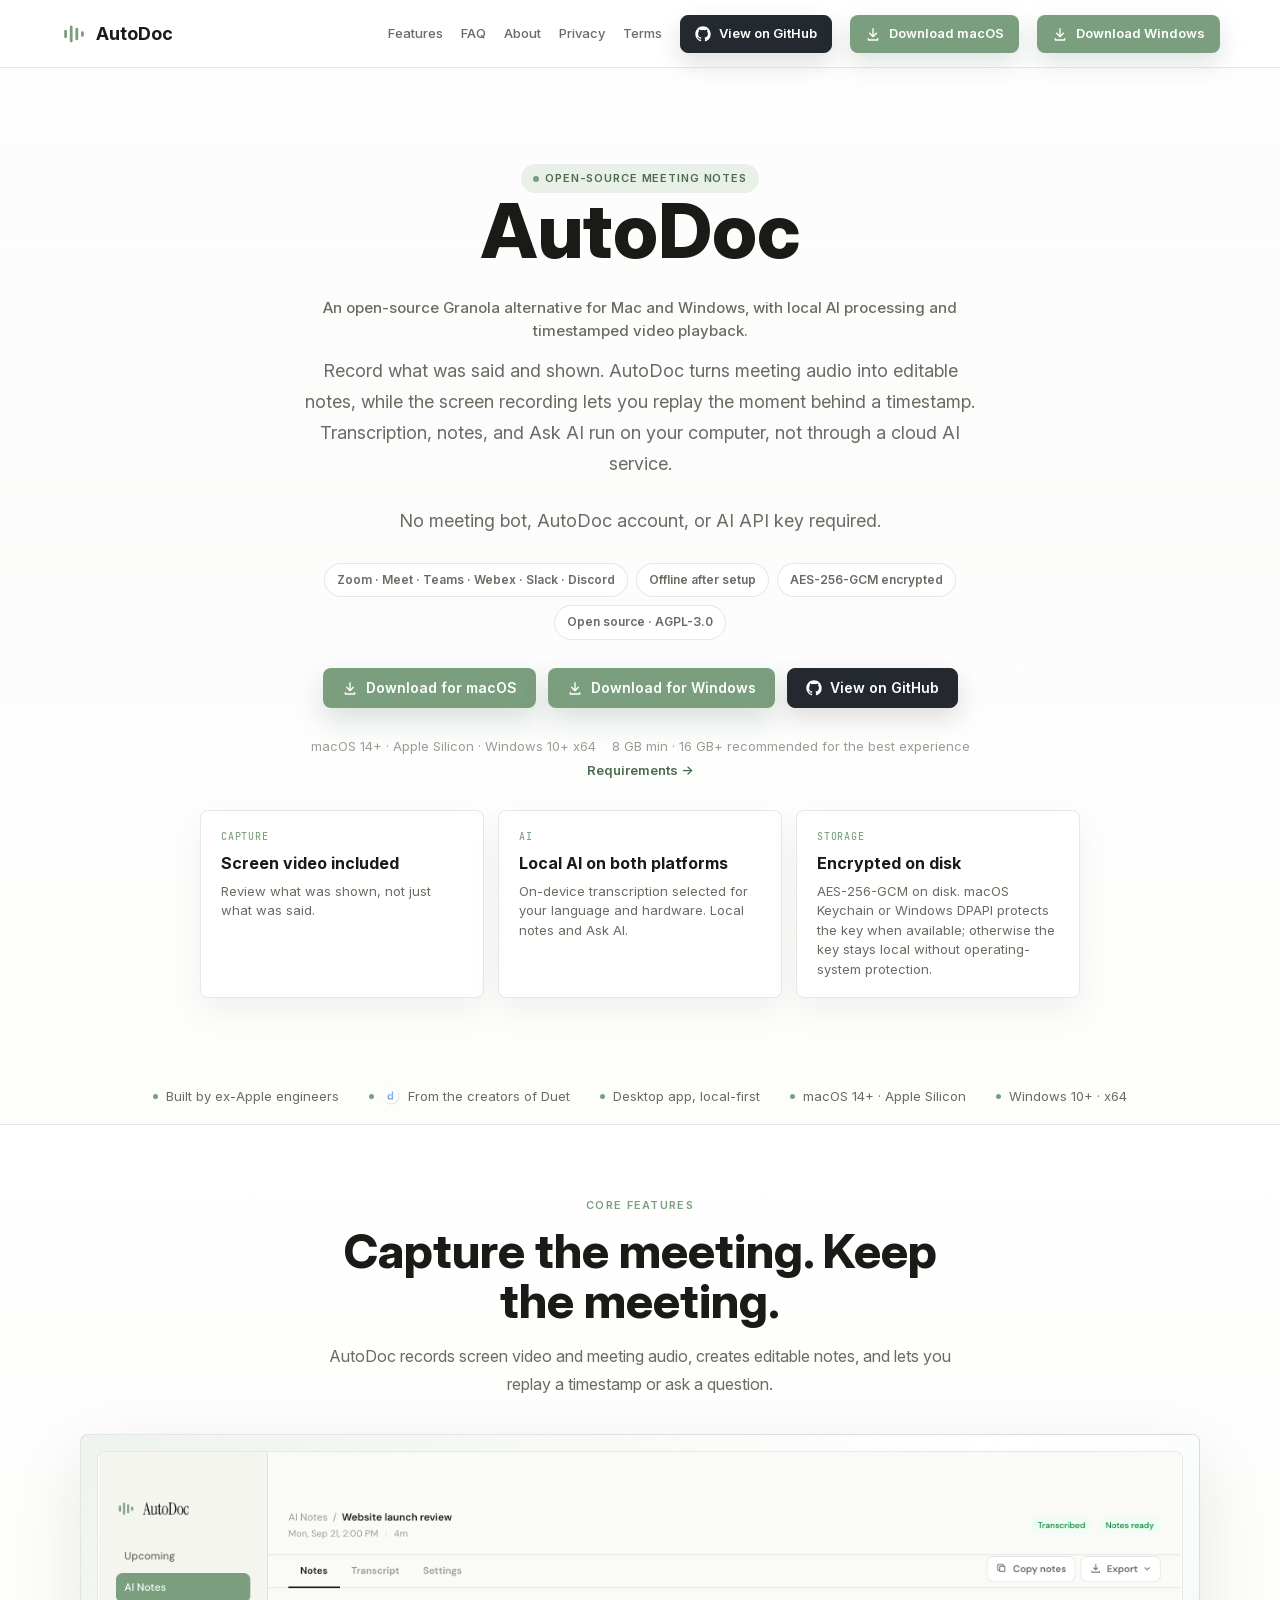
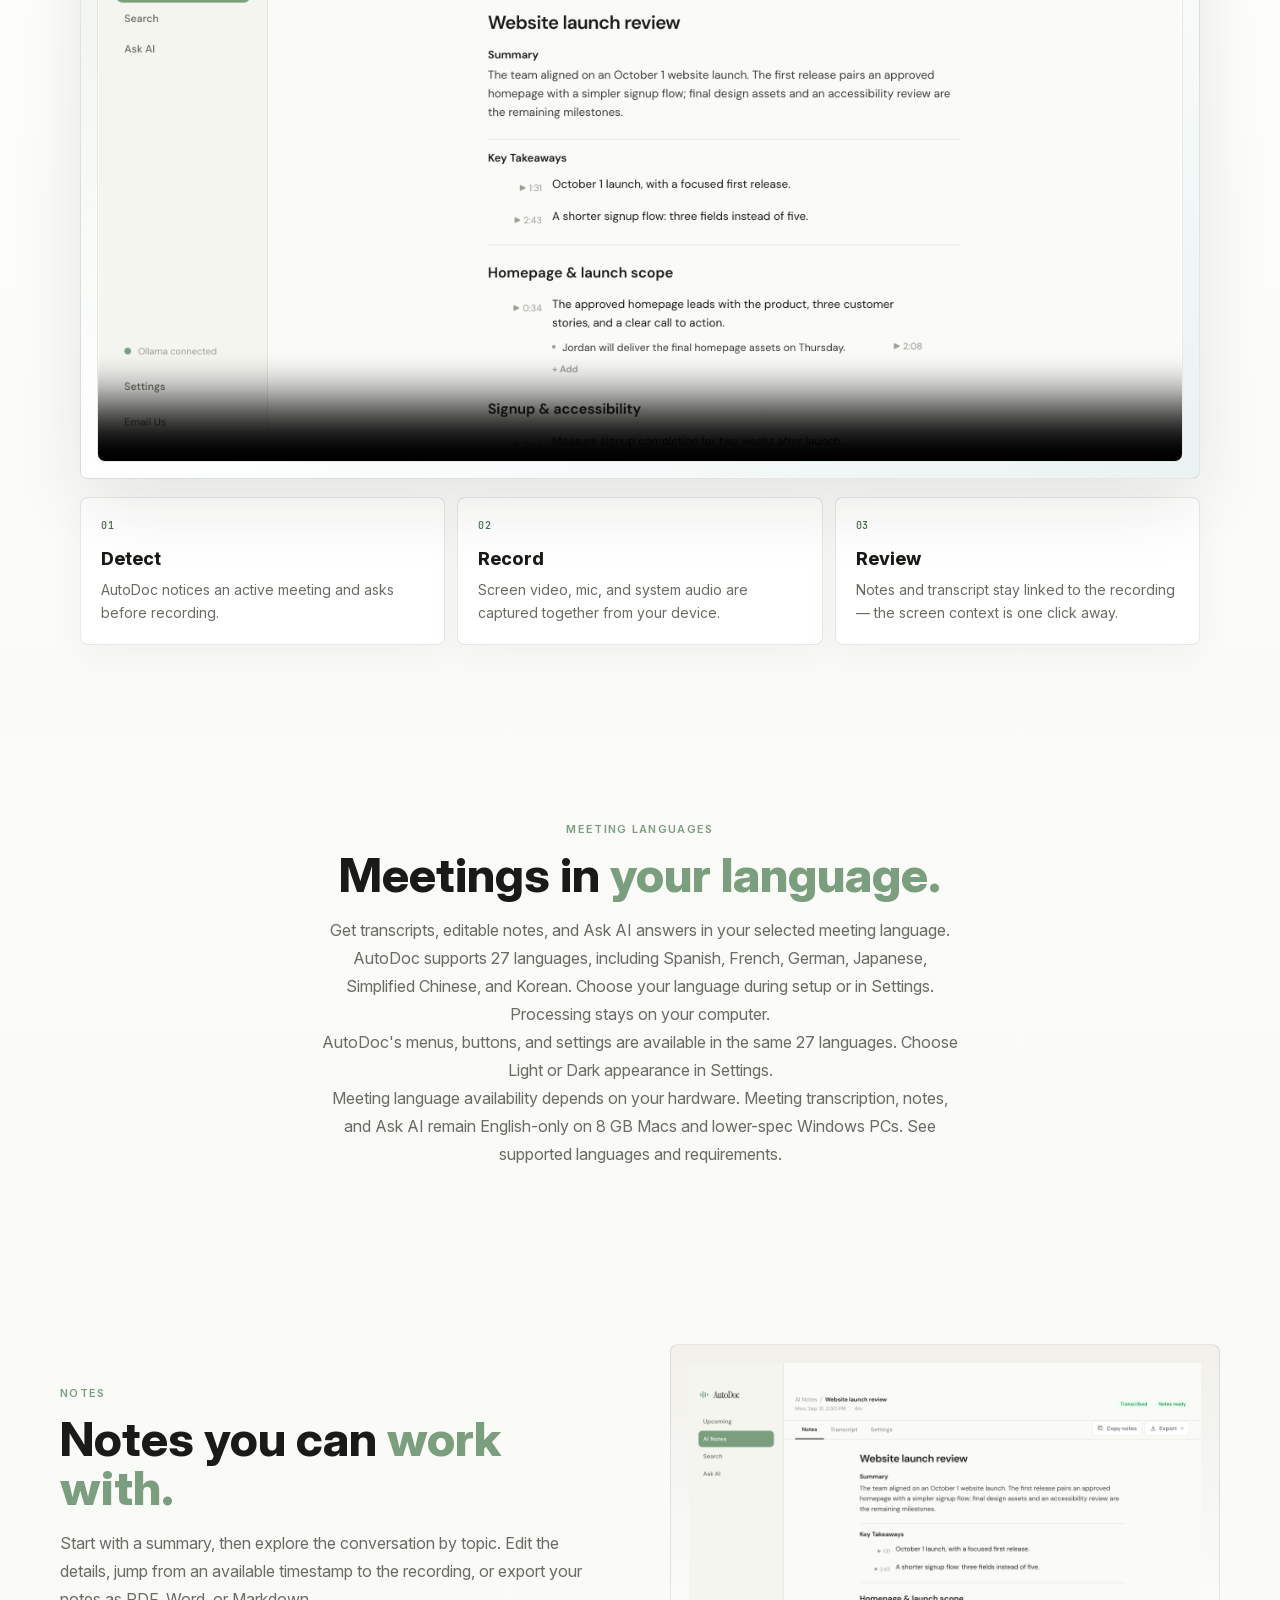
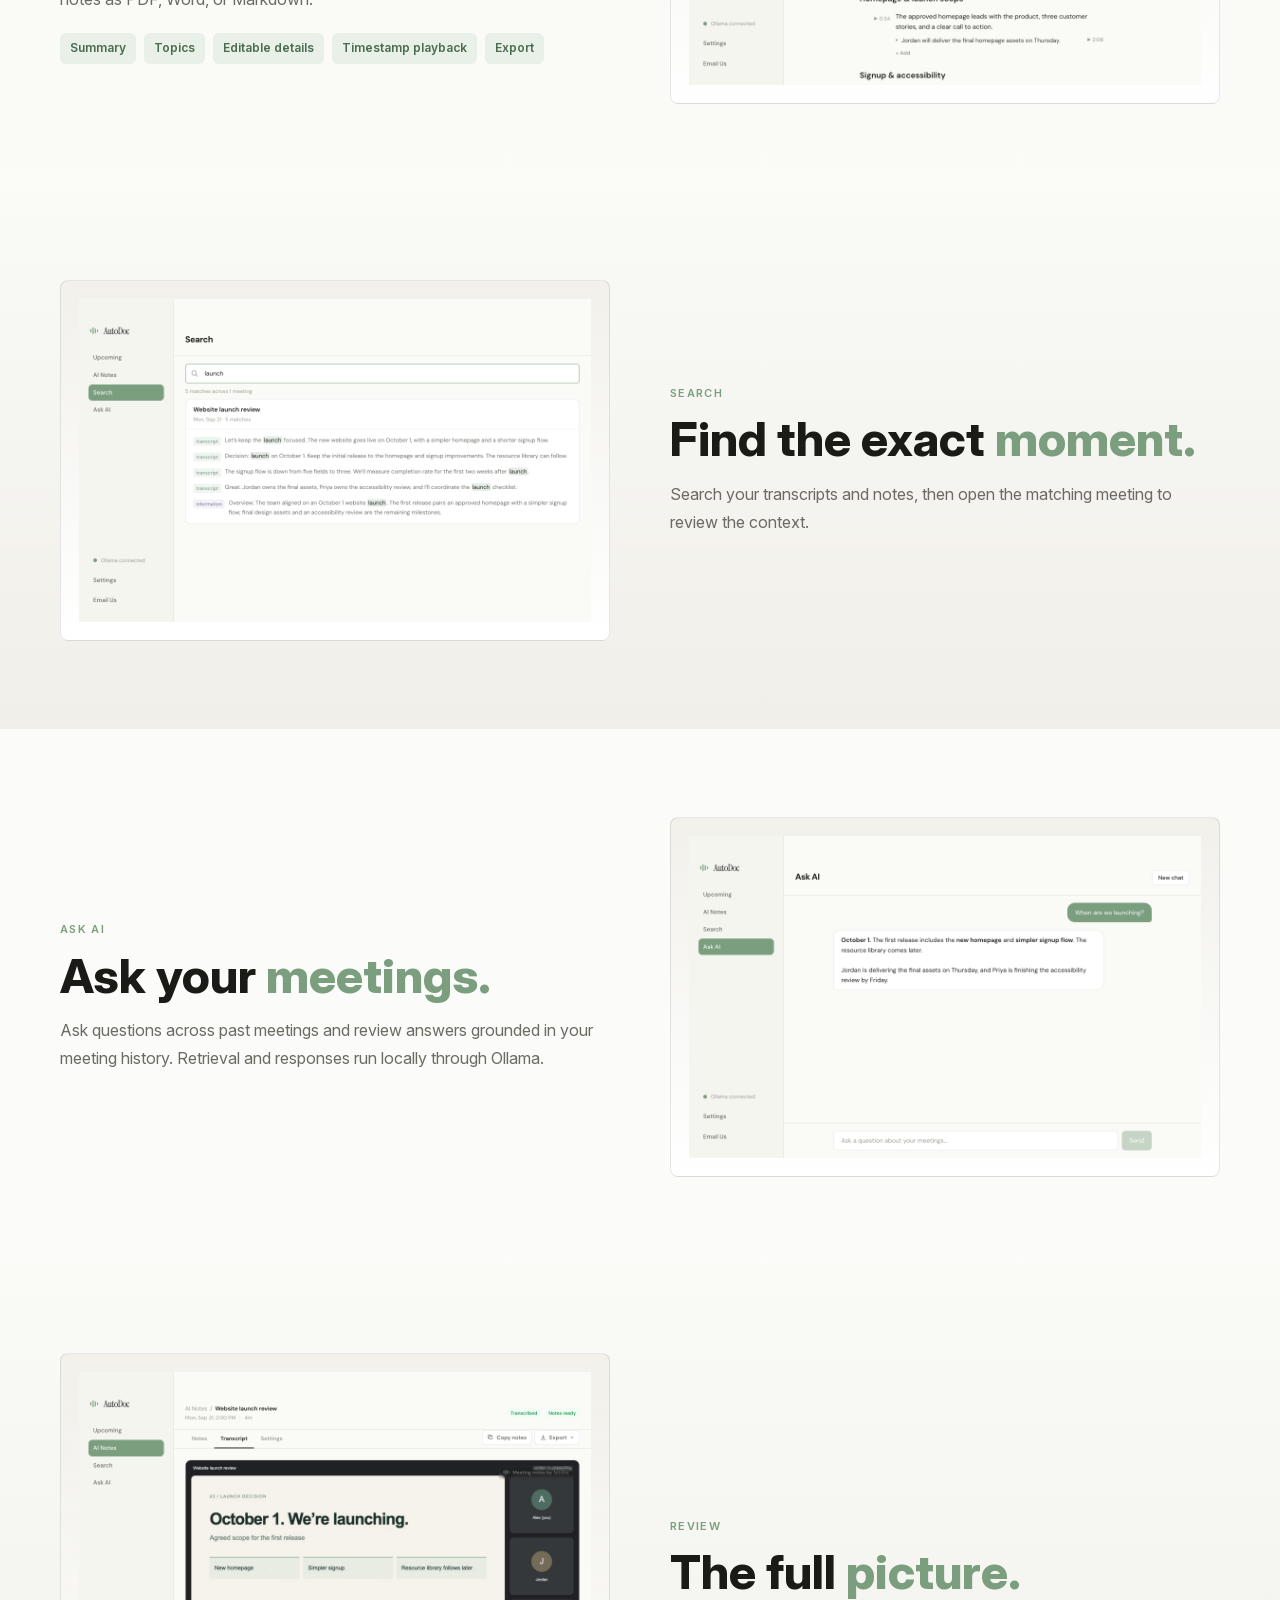
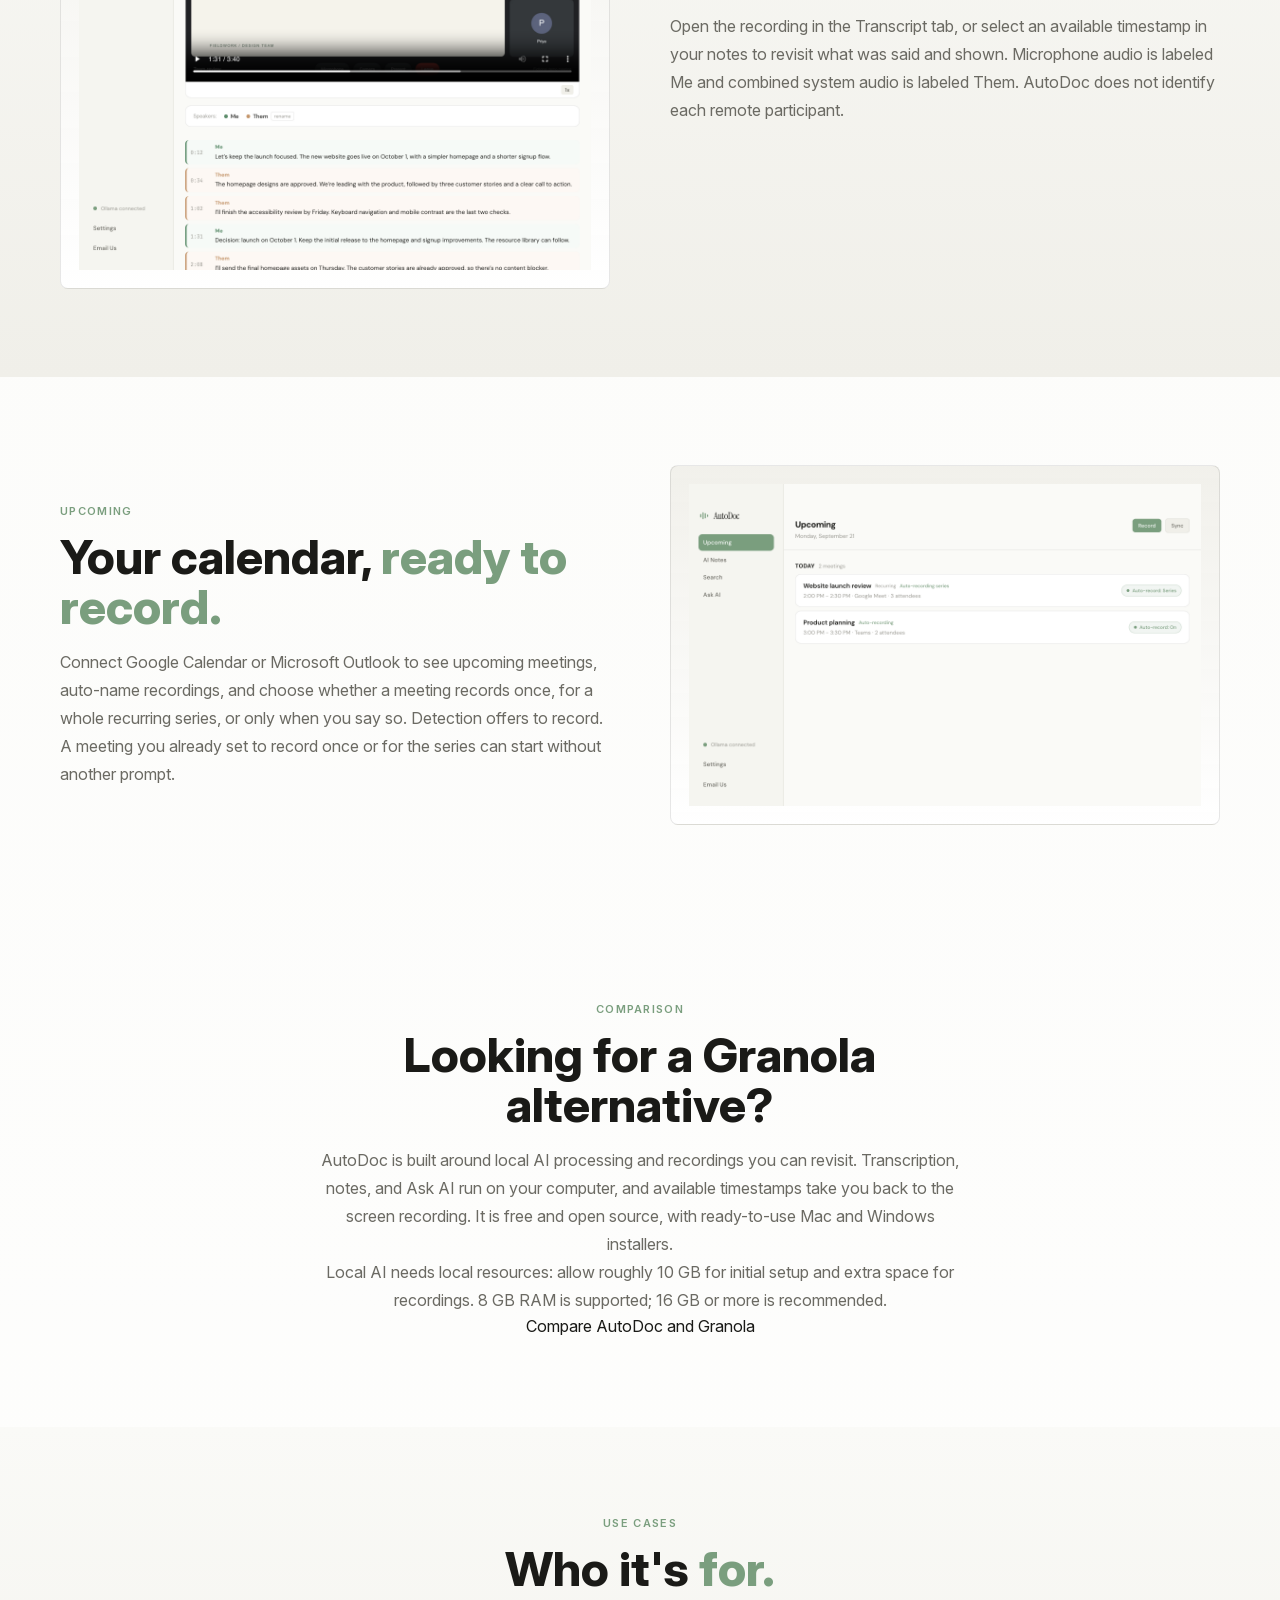
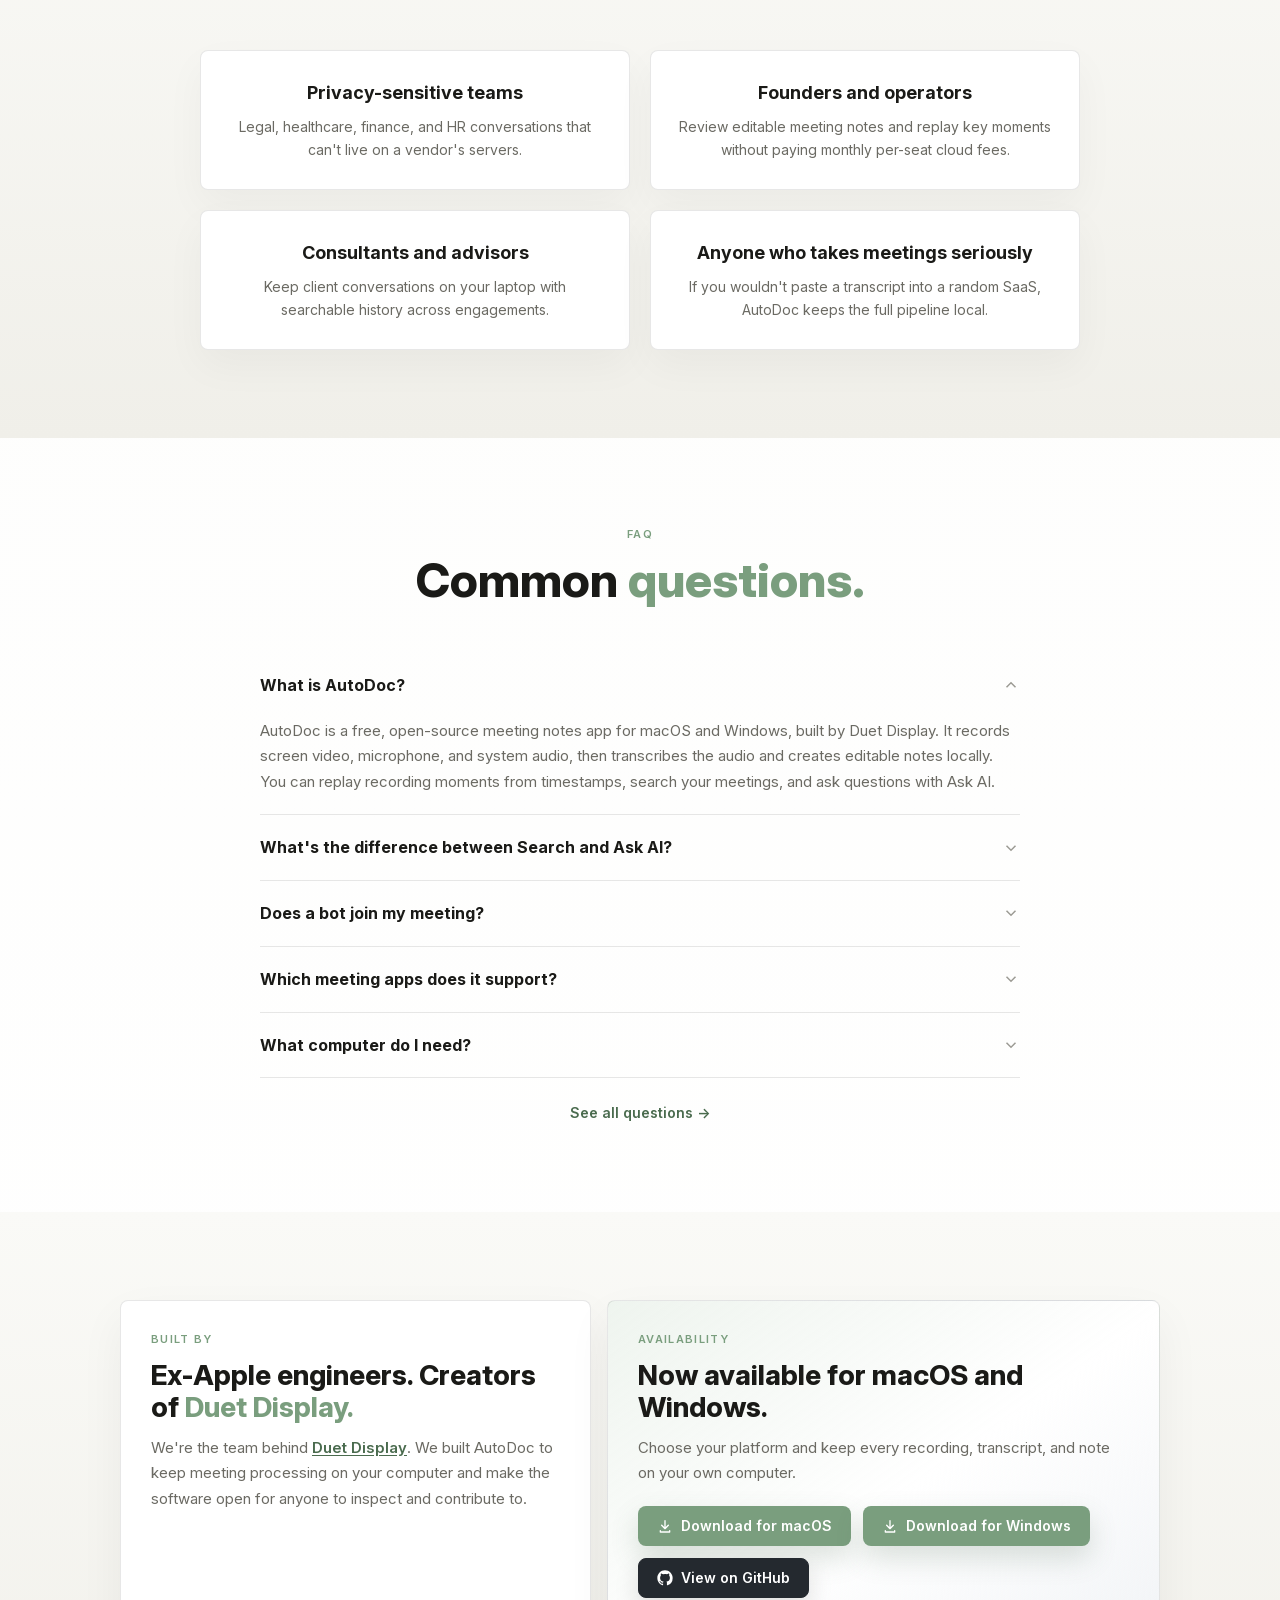
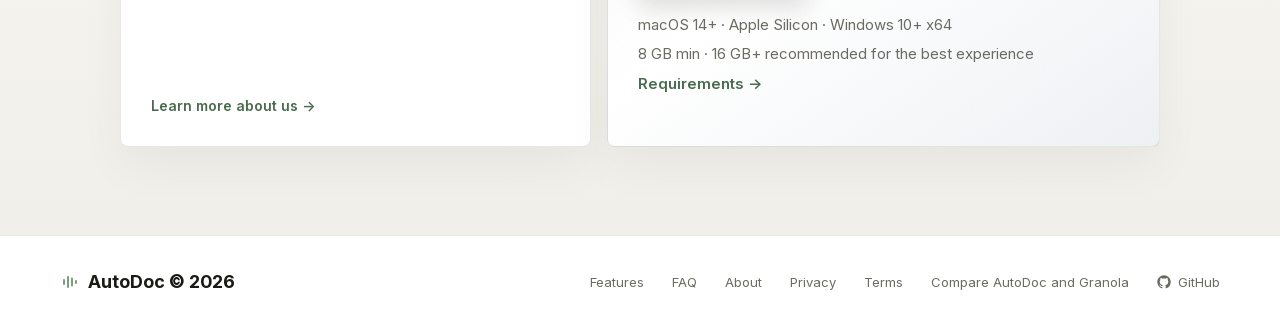
<file: index.html>
<!DOCTYPE html>
<html lang="en">
<head>
  <meta charset="UTF-8">
  <meta name="viewport" content="width=device-width, initial-scale=1.0">
  <link rel="preload" href="assets/fonts/InterVariable.woff2" as="font" type="font/woff2" crossorigin>
  <title>AutoDoc | Open-source AI meeting notes for Mac and Windows</title>
  <meta name="description" content="Open-source meeting notes for Mac and Windows, with local AI processing, 27 meeting languages on supported hardware, timestamped playback, and PDF, Word, or Markdown export.">
  <link rel="canonical" href="https://getautodoc.com/">
  <meta property="og:type" content="website">
  <meta property="og:url" content="https://getautodoc.com/">
  <meta property="og:title" content="AutoDoc | Open-source AI meeting notes for Mac and Windows">
  <meta property="og:description" content="Open-source meeting notes for Mac and Windows, with local AI processing, 27 meeting languages on supported hardware, timestamped playback, and PDF, Word, or Markdown export.">
  <meta property="og:image" content="https://getautodoc.com/assets/social/autodoc-v1.2-1200x630.png">
  <meta property="og:image:width" content="1200">
  <meta property="og:image:height" content="630">
  <meta property="og:image:alt" content="AutoDoc Notes with a fictional meeting summary and timestamped topics">
  <meta name="twitter:card" content="summary_large_image">
  <meta name="twitter:title" content="AutoDoc | Open-source AI meeting notes for Mac and Windows">
  <meta name="twitter:description" content="Open-source meeting notes for Mac and Windows, with local AI processing, 27 meeting languages on supported hardware, timestamped playback, and PDF, Word, or Markdown export.">
  <meta name="twitter:image" content="https://getautodoc.com/assets/social/autodoc-v1.2-1200x630.png">
  <meta name="twitter:image:alt" content="AutoDoc Notes with a fictional meeting summary and timestamped topics">
  <link rel="stylesheet" href="css/style.css?v=20260922c">
</head>
<body>

<nav class="nav">
  <a href="/" class="nav-logo">
    <svg viewBox="0 0 40 40" width="28" height="28" fill="none" xmlns="http://www.w3.org/2000/svg">
      <rect x="6" y="14" width="4" height="12" rx="2" fill="#7A9E7E"/>
      <rect x="14" y="8" width="4" height="24" rx="2" fill="#7A9E7E"/>
      <rect x="22" y="11" width="4" height="18" rx="2" fill="#7A9E7E"/>
      <rect x="30" y="16" width="4" height="8" rx="2" fill="#7A9E7E"/>
    </svg>
    <span class="nav-wordmark">AutoDoc</span>
  </a>
  <div class="nav-links">
    <a href="/features">Features</a>
    <a href="/faq">FAQ</a>
    <a href="/about">About</a>
    <a href="/privacy">Privacy</a>
    <a href="/terms">Terms</a>
    <a href="https://github.com/DuetDisplay/AutoDoc#readme" class="btn btn-github btn-icon btn--nav" target="_blank" rel="noopener">View on GitHub</a>
    <a href="/download-mac" class="btn btn-sage btn-download btn-icon btn--nav">Download macOS</a>
    <a href="/download-windows" class="btn btn-sage btn-download btn-icon btn--nav">Download Windows</a>
  </div>
  <button class="nav-hamburger" aria-label="Menu">
    <svg width="24" height="24" viewBox="0 0 24 24" fill="none" stroke="currentColor" stroke-width="1.5" stroke-linecap="round"><line x1="4" y1="6" x2="20" y2="6"/><line x1="4" y1="12" x2="20" y2="12"/><line x1="4" y1="18" x2="20" y2="18"/></svg>
  </button>
</nav>
<div class="nav-mobile">
  <button class="nav-mobile-close" aria-label="Close">&times;</button>
  <div class="nav-mobile-links">
    <a href="/">Home</a>
    <a href="/features">Features</a>
    <a href="/faq">FAQ</a>
    <a href="/about">About</a>
    <a href="/privacy">Privacy</a>
    <a href="/terms">Terms</a>
  </div>
  <div class="nav-mobile-actions">
    <a href="/download-mac" class="btn btn-primary btn-download btn-icon">Download for macOS</a>
    <a href="/download-windows" class="btn btn-primary btn-download btn-icon">Download for Windows</a>
    <a href="https://github.com/DuetDisplay/AutoDoc#readme" class="btn btn-github btn-icon" target="_blank" rel="noopener">View on GitHub</a>
  </div>
</div>

<section class="hero hero--center">
  <div class="badge">Open-source meeting notes</div>
  <h1 class="hero-headline">AutoDoc</h1>
  <p class="hero-category">An open-source Granola alternative for Mac and Windows, with local AI processing and timestamped video playback.</p>
  <p class="hero-sub">Record what was said and shown. AutoDoc turns meeting audio into editable notes, while the screen recording lets you replay the moment behind a timestamp. Transcription, notes, and Ask AI run on your computer, not through a cloud AI service.</p>
  <p class="hero-sub">No meeting bot, AutoDoc account, or AI API key required.</p>
  <div class="hero-pills">
    <span class="hero-pill">Zoom · Meet · Teams · Webex · Slack · Discord</span>
    <span class="hero-pill">Offline after setup</span>
    <span class="hero-pill">AES-256-GCM encrypted</span>
    <span class="hero-pill">Open source · AGPL-3.0</span>
  </div>
  <div class="hero-ctas">
    <a href="/download-mac" class="btn btn-primary btn-download btn-icon">Download for macOS</a>
    <a href="/download-windows" class="btn btn-primary btn-download btn-icon">Download for Windows</a>
    <a href="https://github.com/DuetDisplay/AutoDoc#readme" class="btn btn-github btn-icon" target="_blank" rel="noopener">View on GitHub</a>
  </div>
  <p class="download-note">
    <span>macOS 14+ · Apple Silicon · Windows 10+ x64</span>
    <span>8 GB min · 16 GB+ recommended for the best experience</span>
    <a href="/faq#requirements">Requirements →</a>
  </p>
  <div class="hero-proof">
    <div class="proof-card">
      <span class="proof-card-kicker">Capture</span>
      <strong>Screen video included</strong>
      <span>Review what was shown, not just what was said.</span>
    </div>
    <div class="proof-card">
      <span class="proof-card-kicker">AI</span>
      <strong>Local AI on both platforms</strong>
      <span>On-device transcription selected for your language and hardware. Local notes and Ask AI.</span>
    </div>
    <div class="proof-card">
      <span class="proof-card-kicker">Storage</span>
      <strong>Encrypted on disk</strong>
      <span>AES-256-GCM on disk. macOS Keychain or Windows DPAPI protects the key when available; otherwise the key stays local without operating-system protection.</span>
    </div>
  </div>
</section>

<div class="credibility-strip">
  <span>Built by ex-Apple engineers</span>
  <a class="credibility-duet" href="https://www.duetdisplay.com/about-us" target="_blank" rel="noopener">
    <img src="assets/duet-logo.png" alt="" width="18" height="18" aria-hidden="true">
    From the creators of Duet
  </a>
  <span>Desktop app, local-first</span>
  <span>macOS 14+ · Apple Silicon</span>
  <span>Windows 10+ · x64</span>
</div>

<section class="section feature-showcase-section fade-in">
  <div class="section-header feature-showcase-header">
    <div class="section-label">Core features</div>
    <h2 class="section-title">Capture the meeting. Keep the meeting.</h2>
    <p class="section-desc">AutoDoc records screen video and meeting audio, creates editable notes, and lets you replay a timestamp or ask a question.</p>
  </div>

  <div class="demo-showcase" aria-label="AutoDoc product walkthrough">
    <div class="demo-video-frame">
      <video controls playsinline preload="metadata" poster="assets/screenshots/poster-app-only-v1.2.png" width="1920" height="1080" aria-label="AutoDoc product demo">
        <source src="assets/videos/autodoc-demo-v1.2.mp4" type="video/mp4">
        Your browser does not support embedded video.
      </video>
    </div>
    <div class="demo-points">
      <div class="demo-point">
        <span>01</span>
        <strong>Detect</strong>
        <p>AutoDoc notices an active meeting and asks before recording.</p>
      </div>
      <div class="demo-point">
        <span>02</span>
        <strong>Record</strong>
        <p>Screen video, mic, and system audio are captured together from your device.</p>
      </div>
      <div class="demo-point">
        <span>03</span>
        <strong>Review</strong>
        <p>Notes and transcript stay linked to the recording — the screen context is one click away.</p>
      </div>
    </div>
  </div>
</section>

<section class="section section--center fade-in" aria-labelledby="meeting-languages">
  <div class="section-label">Meeting languages</div>
  <h2 class="section-title" id="meeting-languages">Meetings in <em>your language.</em></h2>
  <p class="section-desc">Get transcripts, editable notes, and Ask AI answers in your selected meeting language. AutoDoc supports 27 languages, including Spanish, French, German, Japanese, Simplified Chinese, and Korean. Choose your language during setup or in Settings. Processing stays on your computer.</p>
  <p class="section-desc">AutoDoc's menus, buttons, and settings are available in the same 27 languages. Choose Light or Dark appearance in Settings.</p>
  <p class="section-desc">Meeting language availability depends on your hardware. Meeting transcription, notes, and Ask AI remain English-only on 8 GB Macs and lower-spec Windows PCs. <a href="/faq#languages">See supported languages and requirements</a>.</p>
</section>

<section class="section fade-in">
  <div class="grid-2">
    <div class="section-text">
      <div class="section-label">Notes</div>
      <h2 class="section-title">Notes you can <em>work with.</em></h2>
      <p class="section-desc">Start with a summary, then explore the conversation by topic. Edit the details, jump from an available timestamp to the recording, or export your notes as PDF, Word, or Markdown.</p>
      <div class="note-tags">
        <span class="note-tag">Summary</span>
        <span class="note-tag">Topics</span>
        <span class="note-tag">Editable details</span>
        <span class="note-tag">Timestamp playback</span>
        <span class="note-tag">Export</span>
      </div>
    </div>
    <div class="screenshot screenshot--dark">
      <img src="assets/screenshots/notes-v1.2.png" width="2160" height="1360" alt="AutoDoc Notes with a summary and conversation topics" loading="lazy">
    </div>
  </div>
</section>

<section class="section section--deep fade-in">
  <div class="grid-2 grid-2--reverse-mobile">
    <div class="screenshot screenshot--dark">
      <img src="assets/screenshots/search-v1.2.png" width="2160" height="1360" alt="AutoDoc search results" loading="lazy">
    </div>
    <div class="section-text">
      <div class="section-label">Search</div>
      <h2 class="section-title">Find the exact <em>moment.</em></h2>
      <p class="section-desc">Search your transcripts and notes, then open the matching meeting to review the context.</p>
    </div>
  </div>
</section>

<section class="section fade-in">
  <div class="grid-2">
    <div class="section-text">
      <div class="section-label">Ask AI</div>
      <h2 class="section-title">Ask your <em>meetings.</em></h2>
      <p class="section-desc">Ask questions across past meetings and review answers grounded in your meeting history. Retrieval and responses run locally through Ollama.</p>
    </div>
    <div class="screenshot screenshot--dark">
      <img src="assets/screenshots/ask-ai-v1.2.png" width="2160" height="1360" alt="AutoDoc Ask AI answers" loading="lazy">
    </div>
  </div>
</section>

<section class="section section--deep fade-in">
  <div class="grid-2 grid-2--reverse-mobile">
    <div class="screenshot screenshot--dark">
      <img src="assets/screenshots/transcript-playback-v1.2.png" width="2160" height="2100" alt="AutoDoc transcript with video playback and Me/Them audio source labels" loading="lazy">
    </div>
    <div class="section-text">
      <div class="section-label">Review</div>
      <h2 class="section-title">The full <em>picture.</em></h2>
      <p class="section-desc">Open the recording in the Transcript tab, or select an available timestamp in your notes to revisit what was said and shown. Microphone audio is labeled Me and combined system audio is labeled Them. AutoDoc does not identify each remote participant.</p>
    </div>
  </div>
</section>

<section class="section fade-in">
  <div class="grid-2">
    <div class="section-text">
      <div class="section-label">Upcoming</div>
      <h2 class="section-title">Your calendar, <em>ready to record.</em></h2>
      <p class="section-desc">Connect Google Calendar or Microsoft Outlook to see upcoming meetings, auto-name recordings, and choose whether a meeting records once, for a whole recurring series, or only when you say so. Detection offers to record. A meeting you already set to record once or for the series can start without another prompt.</p>
    </div>
    <div class="screenshot screenshot--dark">
      <img src="assets/screenshots/calendar-v1.2.png" width="2160" height="1360" alt="AutoDoc calendar with optional auto-record controls" loading="lazy">
    </div>
  </div>
</section>

<section class="section section--center fade-in">
  <div class="section-header">
    <div class="section-label">Comparison</div>
    <h2 class="section-title">Looking for a Granola alternative?</h2>
    <p class="section-desc">AutoDoc is built around local AI processing and recordings you can revisit. Transcription, notes, and Ask AI run on your computer, and available timestamps take you back to the screen recording. It is free and open source, with ready-to-use Mac and Windows installers.</p>
    <p class="section-desc">Local AI needs local resources: allow roughly 10 GB for initial setup and extra space for recordings. 8 GB RAM is supported; 16 GB or more is recommended.</p>
    <p><a href="/granola-alternative">Compare AutoDoc and Granola</a></p>
  </div>
</section>

<section class="section section--center section--deep fade-in">
  <div class="section-header">
    <div class="section-label">Use cases</div>
    <h2 class="section-title">Who it's <em>for.</em></h2>
  </div>
  <div class="use-case-grid">
    <div class="use-case-card">
      <div class="use-case-title">Privacy-sensitive teams</div>
      <p class="use-case-desc">Legal, healthcare, finance, and HR conversations that can't live on a vendor's servers.</p>
    </div>
    <div class="use-case-card">
      <div class="use-case-title">Founders and operators</div>
      <p class="use-case-desc">Review editable meeting notes and replay key moments without paying monthly per-seat cloud fees.</p>
    </div>
    <div class="use-case-card">
      <div class="use-case-title">Consultants and advisors</div>
      <p class="use-case-desc">Keep client conversations on your laptop with searchable history across engagements.</p>
    </div>
    <div class="use-case-card">
      <div class="use-case-title">Anyone who takes meetings seriously</div>
      <p class="use-case-desc">If you wouldn't paste a transcript into a random SaaS, AutoDoc keeps the full pipeline local.</p>
    </div>
  </div>
</section>

<section class="section section--center fade-in">
  <div class="section-header">
    <div class="section-label">FAQ</div>
    <h2 class="section-title">Common <em>questions.</em></h2>
  </div>
  <div class="faq-list">
    <div class="faq-item open">
      <button class="faq-question" type="button" aria-expanded="true">
        What is AutoDoc?
        <svg viewBox="0 0 24 24" fill="none" stroke="currentColor" stroke-width="2" aria-hidden="true"><path d="M6 9l6 6 6-6"/></svg>
      </button>
      <div class="faq-answer">AutoDoc is a free, open-source meeting notes app for macOS and Windows, built by Duet Display. It records screen video, microphone, and system audio, then transcribes the audio and creates editable notes locally. You can replay recording moments from timestamps, search your meetings, and ask questions with Ask AI.</div>
    </div>
    <div class="faq-item">
      <button class="faq-question" type="button" aria-expanded="false">
        What's the difference between Search and Ask AI?
        <svg viewBox="0 0 24 24" fill="none" stroke="currentColor" stroke-width="2" aria-hidden="true"><path d="M6 9l6 6 6-6"/></svg>
      </button>
      <div class="faq-answer"><strong>Search</strong> finds matching text in transcripts and notes, then opens the meeting so you can review the context. <strong>Ask AI</strong> answers questions from your meeting history. Retrieval and responses run locally through Ollama. Review the answers before you rely on them.</div>
    </div>
    <div class="faq-item">
      <button class="faq-question" type="button" aria-expanded="false">
        Does a bot join my meeting?
        <svg viewBox="0 0 24 24" fill="none" stroke="currentColor" stroke-width="2" aria-hidden="true"><path d="M6 9l6 6 6-6"/></svg>
      </button>
      <div class="faq-answer">No. AutoDoc captures screen video, microphone, and system audio from your device like local screen recording. No "AutoDoc bot" appears in Zoom, Meet, or Teams.</div>
    </div>
    <div class="faq-item">
      <button class="faq-question" type="button" aria-expanded="false">
        Which meeting apps does it support?
        <svg viewBox="0 0 24 24" fill="none" stroke="currentColor" stroke-width="2" aria-hidden="true"><path d="M6 9l6 6 6-6"/></svg>
      </button>
      <div class="faq-answer">AutoDoc has been tested with Zoom, Google Meet, Microsoft Teams, Webex, Slack, Discord, and browser-based calls. Because it captures system audio directly, it should work with most meeting applications without platform-specific integrations.</div>
    </div>
    <div class="faq-item">
      <button class="faq-question" type="button" aria-expanded="false">
        What computer do I need?
        <svg viewBox="0 0 24 24" fill="none" stroke="currentColor" stroke-width="2" aria-hidden="true"><path d="M6 9l6 6 6-6"/></svg>
      </button>
      <div class="faq-answer">macOS 14+ on Apple Silicon, or Windows 10+ on 64-bit x64. <strong>8 GB RAM is supported; 16 GB+ is recommended for the best experience</strong> on both platforms. On 8 GB, and on Windows CPU machines with fewer than 8 logical processors or under 16 GB of RAM, AutoDoc uses a smaller local notes model and takes longer after the meeting. <a href="/faq#requirements">See full requirements</a>.</div>
    </div>
  </div>
  <a href="/faq" class="faq-teaser-link">See all questions →</a>
</section>

<section class="section section--deep fade-in">
  <div class="closing-grid">
    <div class="closing-card">
      <div class="section-label">Built by</div>
      <h2 class="closing-title">Ex-Apple engineers. Creators of <em>Duet Display.</em></h2>
      <p>We're the team behind <a href="https://www.duetdisplay.com/about-us" target="_blank" rel="noopener" class="text-link text-link--inline">Duet Display</a>. We built AutoDoc to keep meeting processing on your computer and make the software open for anyone to inspect and contribute to.</p>
      <a href="/about" class="text-link">Learn more about us →</a>
    </div>
    <div class="closing-card closing-card--availability">
      <div class="section-label">Availability</div>
      <h2 class="closing-title">Now available for macOS and Windows.</h2>
      <p>Choose your platform and keep every recording, transcript, and note on your own computer.</p>
      <div class="cta-buttons cta-buttons--left">
        <a href="/download-mac" class="btn btn-primary btn-download btn-icon">Download for macOS</a>
        <a href="/download-windows" class="btn btn-primary btn-download btn-icon">Download for Windows</a>
        <a href="https://github.com/DuetDisplay/AutoDoc#readme" class="btn btn-github btn-icon" target="_blank" rel="noopener">View on GitHub</a>
      </div>
      <p class="download-note download-note--left">
        <span>macOS 14+ · Apple Silicon · Windows 10+ x64</span>
        <span>8 GB min · 16 GB+ recommended for the best experience</span>
        <a href="/faq#requirements">Requirements →</a>
      </p>
    </div>
  </div>
</section>

<footer class="footer">
  <div class="footer-logo">
    <svg viewBox="0 0 40 40" width="20" height="20" fill="none" xmlns="http://www.w3.org/2000/svg">
      <rect x="6" y="14" width="4" height="12" rx="2" fill="#7A9E7E"/>
      <rect x="14" y="8" width="4" height="24" rx="2" fill="#7A9E7E"/>
      <rect x="22" y="11" width="4" height="18" rx="2" fill="#7A9E7E"/>
      <rect x="30" y="16" width="4" height="8" rx="2" fill="#7A9E7E"/>
    </svg>
    <span>AutoDoc &copy; 2026</span>
  </div>
  <div class="footer-links">
    <a href="/features">Features</a>
    <a href="/faq">FAQ</a>
    <a href="/about">About</a>
    <a href="/privacy">Privacy</a>
    <a href="/terms">Terms</a>
    <a href="/granola-alternative">Compare AutoDoc and Granola</a>
    <a href="https://github.com/DuetDisplay/AutoDoc#readme" class="footer-github" target="_blank" rel="noopener">GitHub</a>
  </div>
</footer>

<script src="js/main.js?v=20261016"></script>
</body>
</html>
</file>
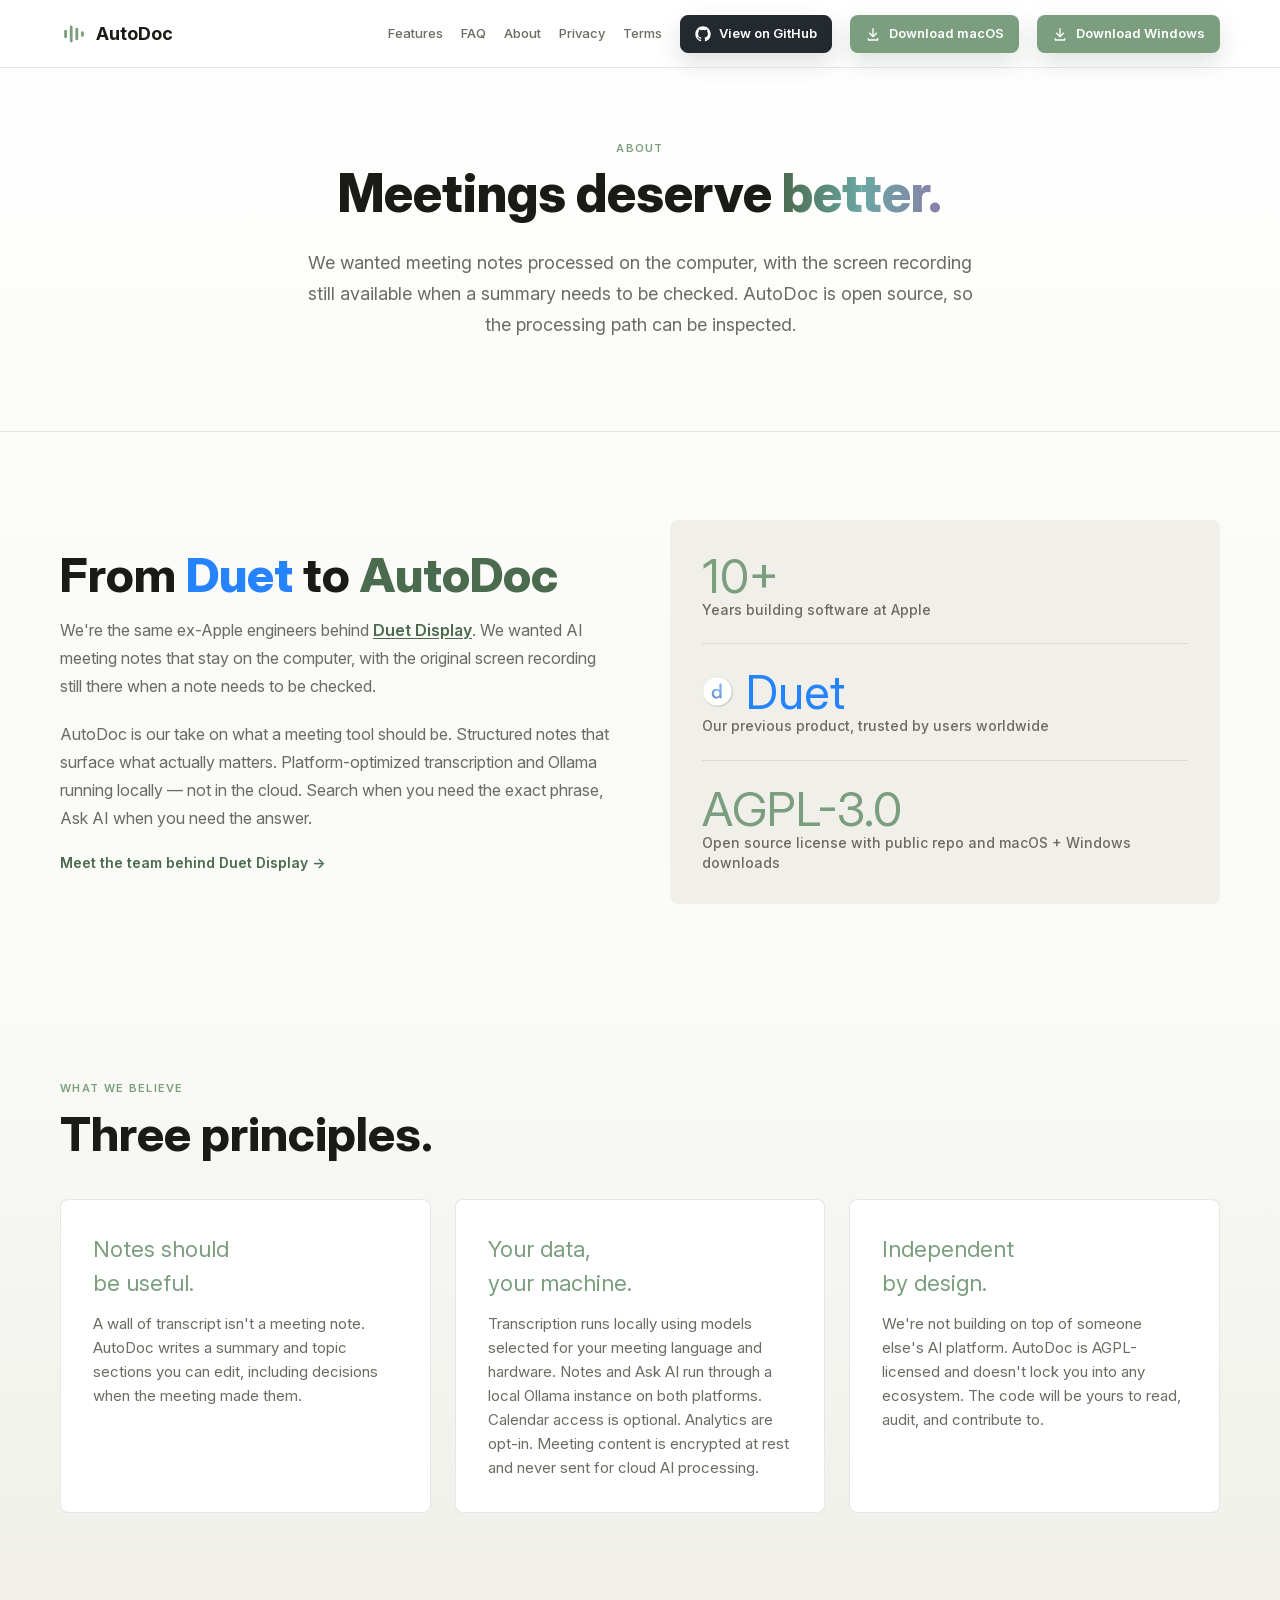
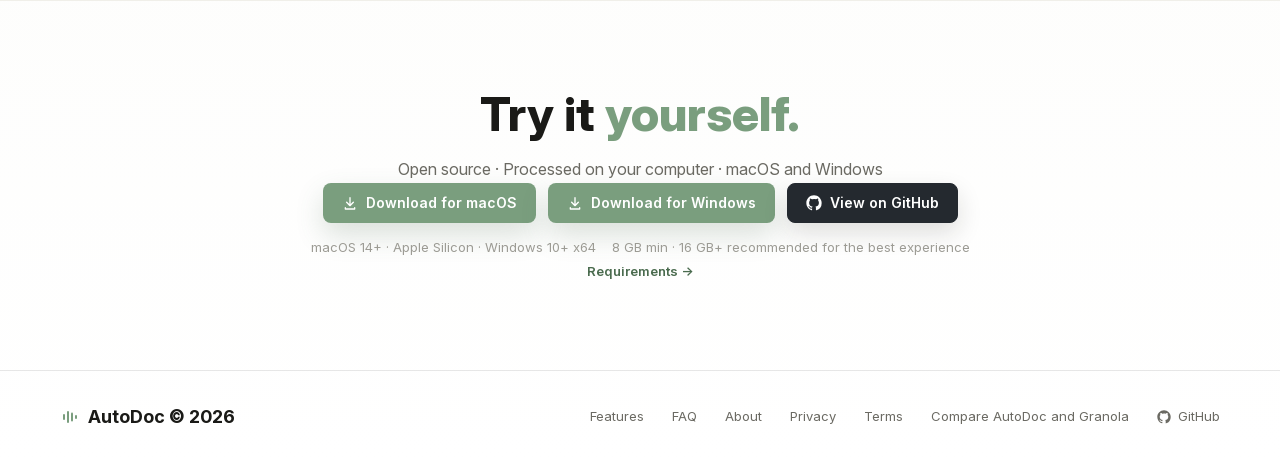
<file: about.html>
<!DOCTYPE html>
<html lang="en">
<head>
  <meta charset="UTF-8">
  <meta name="viewport" content="width=device-width, initial-scale=1.0">
  <link rel="preload" href="assets/fonts/InterVariable.woff2" as="font" type="font/woff2" crossorigin>
  <title>About — AutoDoc</title>
  <meta name="description" content="AutoDoc is built by Duet Display. Local meeting notes for Mac and Windows, with open-source code and replayable recordings.">
  <link rel="canonical" href="https://getautodoc.com/about">
  <meta property="og:title" content="About — AutoDoc">
  <meta property="og:description" content="Built by Duet Display. Local meeting notes you can inspect and replay.">
  <meta property="og:type" content="website">
  <meta property="og:url" content="https://getautodoc.com/about">
  <meta property="og:image" content="https://getautodoc.com/assets/social/autodoc-v1.2-1200x630.png">
  <meta property="og:image:width" content="1200">
  <meta property="og:image:height" content="630">
  <meta property="og:image:alt" content="AutoDoc Notes with a fictional meeting summary and timestamped topics">
  <meta name="twitter:card" content="summary_large_image">
  <meta name="twitter:image" content="https://getautodoc.com/assets/social/autodoc-v1.2-1200x630.png">
  <meta name="twitter:image:alt" content="AutoDoc Notes with a fictional meeting summary and timestamped topics">
  <link rel="stylesheet" href="css/style.css?v=20260922c">
</head>
<body>

<nav class="nav">
  <a href="/" class="nav-logo">
    <svg viewBox="0 0 40 40" width="28" height="28" fill="none" xmlns="http://www.w3.org/2000/svg">
      <rect x="6" y="14" width="4" height="12" rx="2" fill="#7A9E7E"/>
      <rect x="14" y="8" width="4" height="24" rx="2" fill="#7A9E7E"/>
      <rect x="22" y="11" width="4" height="18" rx="2" fill="#7A9E7E"/>
      <rect x="30" y="16" width="4" height="8" rx="2" fill="#7A9E7E"/>
    </svg>
    <span class="nav-wordmark">AutoDoc</span>
  </a>
  <div class="nav-links">
    <a href="/features">Features</a>
    <a href="/faq">FAQ</a>
    <a href="/about">About</a>
    <a href="/privacy">Privacy</a>
    <a href="/terms">Terms</a>
    <a href="https://github.com/DuetDisplay/AutoDoc#readme" class="btn btn-github btn-icon btn--nav" target="_blank" rel="noopener">View on GitHub</a>
    <a href="/download-mac" class="btn btn-sage btn-download btn-icon btn--nav">Download macOS</a>
    <a href="/download-windows" class="btn btn-sage btn-download btn-icon btn--nav">Download Windows</a>
  </div>
  <button class="nav-hamburger" aria-label="Menu">
    <svg width="24" height="24" viewBox="0 0 24 24" fill="none" stroke="currentColor" stroke-width="1.5" stroke-linecap="round"><line x1="4" y1="6" x2="20" y2="6"/><line x1="4" y1="12" x2="20" y2="12"/><line x1="4" y1="18" x2="20" y2="18"/></svg>
  </button>
</nav>
<div class="nav-mobile">
  <button class="nav-mobile-close" aria-label="Close">&times;</button>
  <div class="nav-mobile-links">
    <a href="/">Home</a>
    <a href="/features">Features</a>
    <a href="/faq">FAQ</a>
    <a href="/about">About</a>
    <a href="/privacy">Privacy</a>
    <a href="/terms">Terms</a>
  </div>
  <div class="nav-mobile-actions">
    <a href="/download-mac" class="btn btn-primary btn-download btn-icon">Download for macOS</a>
    <a href="/download-windows" class="btn btn-primary btn-download btn-icon">Download for Windows</a>
    <a href="https://github.com/DuetDisplay/AutoDoc#readme" class="btn btn-github btn-icon" target="_blank" rel="noopener">View on GitHub</a>
  </div>
</div>

<section class="page-hero page-hero--center">
  <div class="section-label">About</div>
  <h1 class="hero-headline">Meetings deserve <em>better.</em></h1>
  <p class="hero-sub">We wanted meeting notes processed on the computer, with the screen recording still available when a summary needs to be checked. AutoDoc is open source, so the processing path can be inspected.</p>
</section>

<section class="section fade-in">
  <div class="grid-2">
    <div>
      <h2 class="section-title origin-title">From <span class="brand-word brand-word--duet">Duet</span> to <span class="brand-word brand-word--autodoc">AutoDoc</span></h2>
      <p class="section-desc" style="margin-bottom: 20px;">We're the same ex-Apple engineers behind <a href="https://www.duetdisplay.com/about-us" target="_blank" rel="noopener" class="text-link text-link--inline">Duet Display</a>. We wanted AI meeting notes that stay on the computer, with the original screen recording still there when a note needs to be checked.</p>
      <p class="section-desc">AutoDoc is our take on what a meeting tool should be. Structured notes that surface what actually matters. Platform-optimized transcription and Ollama running locally — not in the cloud. Search when you need the exact phrase, Ask AI when you need the answer.</p>
      <a href="https://www.duetdisplay.com/about-us" target="_blank" rel="noopener" class="text-link" style="display:inline-block; margin-top:20px;">Meet the team behind Duet Display →</a>
    </div>
    <div class="stats-card">
      <div>
        <div class="stat-number">10+</div>
        <div class="stat-label">Years building software at Apple</div>
      </div>
      <div class="stat-divider"></div>
      <div>
        <a class="stat-duet" href="https://www.duetdisplay.com/about-us" target="_blank" rel="noopener">
          <img src="assets/duet-logo.png" alt="" width="32" height="32" aria-hidden="true">
          <span class="stat-number">Duet</span>
        </a>
        <div class="stat-label">Our previous product, trusted by users worldwide</div>
      </div>
      <div class="stat-divider"></div>
      <div>
        <div class="stat-number">AGPL-3.0</div>
        <div class="stat-label">Open source license with public repo and macOS + Windows downloads</div>
      </div>
    </div>
  </div>
</section>

<section class="section section--deep fade-in">
  <div class="section-label">What we believe</div>
  <h2 class="section-title">Three principles.</h2>
  <div class="grid-3" style="margin-top: 40px;">
    <div class="principle-card">
      <div class="principle-title">Notes should<br>be useful.</div>
      <p class="principle-desc">A wall of transcript isn't a meeting note. AutoDoc writes a summary and topic sections you can edit, including decisions when the meeting made them.</p>
    </div>
    <div class="principle-card">
      <div class="principle-title">Your data,<br>your machine.</div>
      <p class="principle-desc">Transcription runs locally using models selected for your meeting language and hardware. Notes and Ask AI run through a local Ollama instance on both platforms. Calendar access is optional. Analytics are opt-in. Meeting content is encrypted at rest and never sent for cloud AI processing.</p>
    </div>
    <div class="principle-card">
      <div class="principle-title">Independent<br>by design.</div>
      <p class="principle-desc">We're not building on top of someone else's AI platform. AutoDoc is AGPL-licensed and doesn't lock you into any ecosystem. The code will be yours to read, audit, and contribute to.</p>
    </div>
  </div>
</section>

<section class="section cta-section fade-in">
  <h2 class="section-title">Try it <em>yourself.</em></h2>
  <p class="section-desc">Open source · Processed on your computer · macOS and Windows</p>
  <div class="cta-buttons">
    <a href="/download-mac" class="btn btn-primary btn-download btn-icon">Download for macOS</a>
    <a href="/download-windows" class="btn btn-primary btn-download btn-icon">Download for Windows</a>
    <a href="https://github.com/DuetDisplay/AutoDoc#readme" class="btn btn-github btn-icon" target="_blank" rel="noopener">View on GitHub</a>
  </div>
  <p class="download-note">
    <span>macOS 14+ · Apple Silicon · Windows 10+ x64</span>
    <span>8 GB min · 16 GB+ recommended for the best experience</span>
    <a href="/faq#requirements">Requirements →</a>
  </p>
</section>

<footer class="footer">
  <div class="footer-logo">
    <svg viewBox="0 0 40 40" width="20" height="20" fill="none" xmlns="http://www.w3.org/2000/svg">
      <rect x="6" y="14" width="4" height="12" rx="2" fill="#7A9E7E"/>
      <rect x="14" y="8" width="4" height="24" rx="2" fill="#7A9E7E"/>
      <rect x="22" y="11" width="4" height="18" rx="2" fill="#7A9E7E"/>
      <rect x="30" y="16" width="4" height="8" rx="2" fill="#7A9E7E"/>
    </svg>
    <span>AutoDoc &copy; 2026</span>
  </div>
  <div class="footer-links">
    <a href="/features">Features</a>
    <a href="/faq">FAQ</a>
    <a href="/about">About</a>
    <a href="/privacy">Privacy</a>
    <a href="/terms">Terms</a>
    <a href="/granola-alternative">Compare AutoDoc and Granola</a>
    <a href="https://github.com/DuetDisplay/AutoDoc#readme" class="footer-github" target="_blank" rel="noopener">GitHub</a>
  </div>
</footer>
<script src="js/main.js?v=20261016"></script>
</body>
</html>
</file>
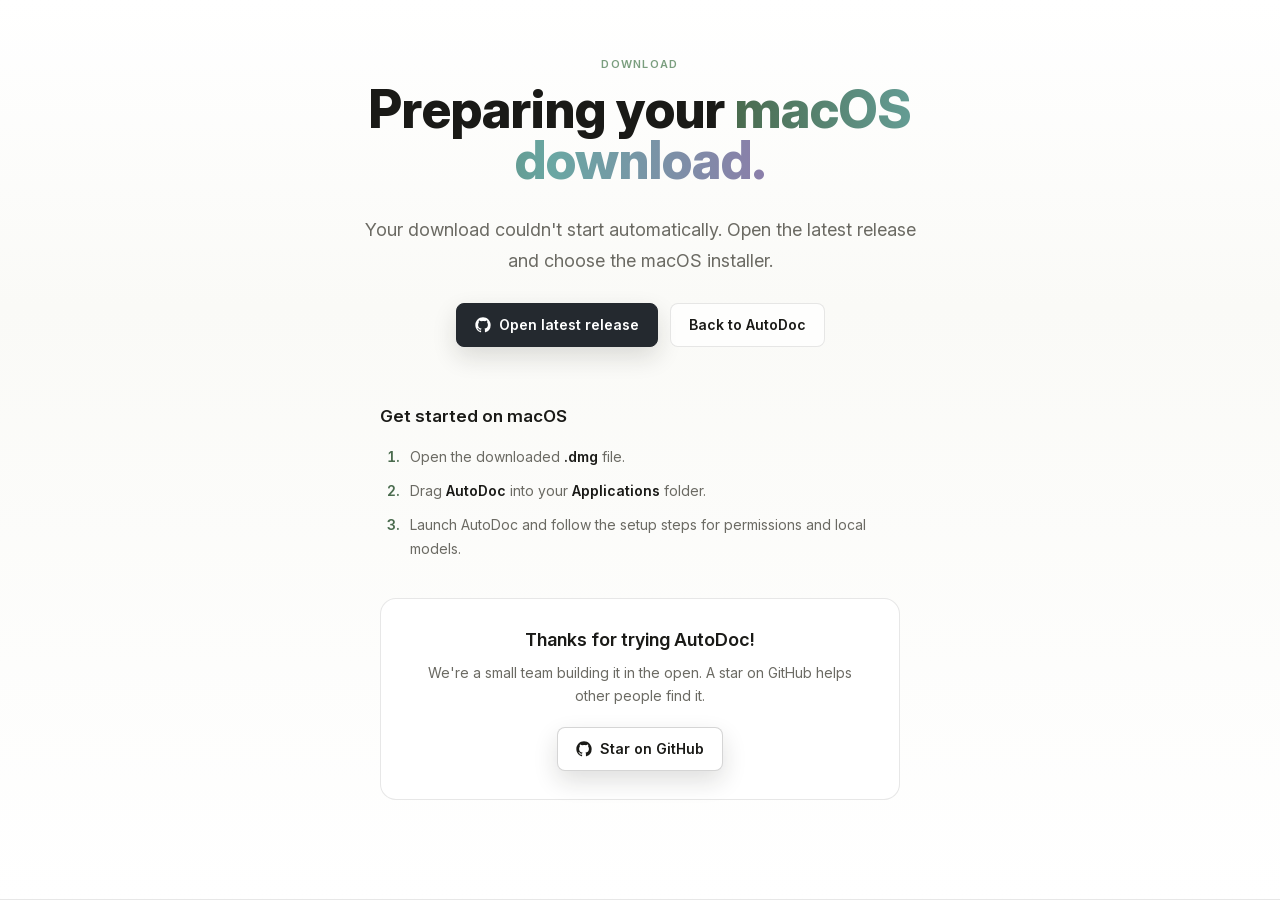
<file: download-mac.html>
<!DOCTYPE html>
<html lang="en">
<head>
  <meta charset="UTF-8">
  <meta name="viewport" content="width=device-width, initial-scale=1.0">
  <link rel="preload" href="assets/fonts/InterVariable.woff2" as="font" type="font/woff2" crossorigin>
  <title>Downloading AutoDoc for macOS</title>
  <meta name="robots" content="noindex">
  <link rel="stylesheet" href="css/style.css?v=20260922c">
  <link rel="stylesheet" href="css/download.css?v=20261026b">
  <script src="js/download.js?v=20261026b" defer></script>
</head>
<body data-download-platform="mac">
<main class="page-hero page-hero--center download-page">
  <div class="section-label">Download</div>
  <h1 class="hero-headline">Preparing your <em>macOS download.</em></h1>
  <p id="download-status" class="hero-sub" role="status">Finding the latest macOS installer. If your download doesn't start, open the latest release below.</p>
  <div class="hero-ctas">
    <a id="manual-release-link" href="https://github.com/DuetDisplay/AutoDoc/releases/latest" class="btn btn-github btn-icon" target="_blank" rel="noopener">Open latest release</a>
    <a href="/" class="btn btn-secondary">Back to AutoDoc</a>
  </div>
  <noscript><p class="download-help">Open the latest release above and choose the .dmg installer for macOS.</p></noscript>
  <section class="install-steps" aria-labelledby="install-title">
    <h2 id="install-title">Get started on macOS</h2>
    <ol>
      <li>Open the downloaded <strong>.dmg</strong> file.</li>
      <li>Drag <strong>AutoDoc</strong> into your <strong>Applications</strong> folder.</li>
      <li>Launch AutoDoc and follow the setup steps for permissions and local models.</li>
    </ol>
  </section>
  <aside class="star-ask" aria-labelledby="star-ask-title">
    <h2 id="star-ask-title" aria-live="polite" aria-atomic="true" tabindex="-1">Thanks for trying AutoDoc!</h2>
    <p class="star-ask-text">We're a small team building it in the open. A star on GitHub helps other people find it.</p>
    <a id="star-link" href="https://github.com/DuetDisplay/AutoDoc" class="btn btn-secondary btn-github btn-icon" target="_blank" rel="noopener noreferrer">Star on GitHub<span class="visually-hidden"> (opens in a new tab)</span></a>
  </aside>
</main>
</body>
</html>
</file>
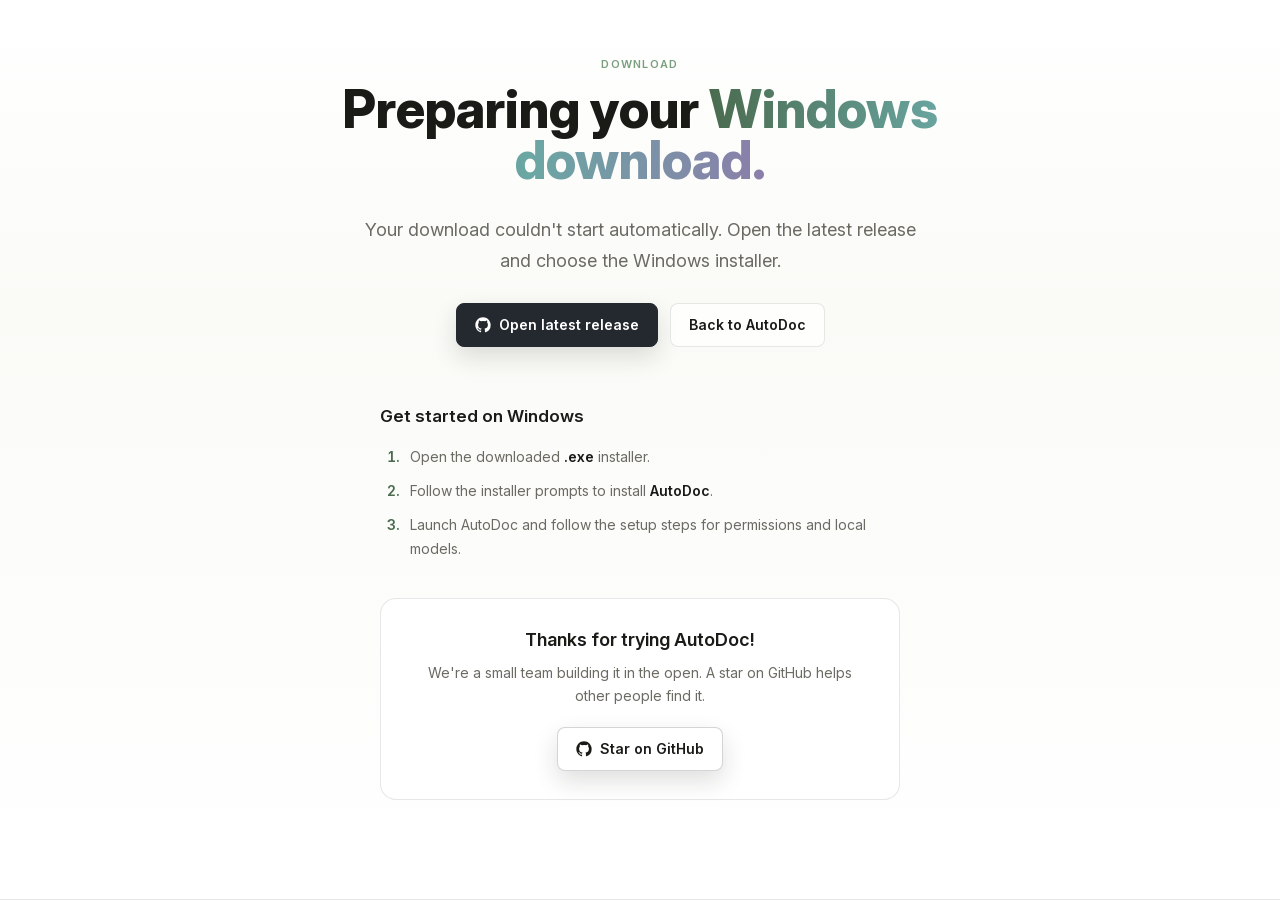
<file: download-windows.html>
<!DOCTYPE html>
<html lang="en">
<head>
  <meta charset="UTF-8">
  <meta name="viewport" content="width=device-width, initial-scale=1.0">
  <link rel="preload" href="assets/fonts/InterVariable.woff2" as="font" type="font/woff2" crossorigin>
  <title>Downloading AutoDoc for Windows</title>
  <meta name="robots" content="noindex">
  <link rel="stylesheet" href="css/style.css?v=20260922c">
  <link rel="stylesheet" href="css/download.css?v=20261026b">
  <script src="js/download.js?v=20261026b" defer></script>
</head>
<body data-download-platform="windows">
<main class="page-hero page-hero--center download-page">
  <div class="section-label">Download</div>
  <h1 class="hero-headline">Preparing your <em>Windows download.</em></h1>
  <p id="download-status" class="hero-sub" role="status">Finding the latest Windows installer. If your download doesn't start, open the latest release below.</p>
  <div class="hero-ctas">
    <a id="manual-release-link" href="https://github.com/DuetDisplay/AutoDoc/releases/latest" class="btn btn-github btn-icon" target="_blank" rel="noopener">Open latest release</a>
    <a href="/" class="btn btn-secondary">Back to AutoDoc</a>
  </div>
  <noscript><p class="download-help">Open the latest release above and choose the .exe installer for Windows.</p></noscript>
  <section class="install-steps" aria-labelledby="install-title">
    <h2 id="install-title">Get started on Windows</h2>
    <ol>
      <li>Open the downloaded <strong>.exe</strong> installer.</li>
      <li>Follow the installer prompts to install <strong>AutoDoc</strong>.</li>
      <li>Launch AutoDoc and follow the setup steps for permissions and local models.</li>
    </ol>
  </section>
  <aside class="star-ask" aria-labelledby="star-ask-title">
    <h2 id="star-ask-title" aria-live="polite" aria-atomic="true" tabindex="-1">Thanks for trying AutoDoc!</h2>
    <p class="star-ask-text">We're a small team building it in the open. A star on GitHub helps other people find it.</p>
    <a id="star-link" href="https://github.com/DuetDisplay/AutoDoc" class="btn btn-secondary btn-github btn-icon" target="_blank" rel="noopener noreferrer">Star on GitHub<span class="visually-hidden"> (opens in a new tab)</span></a>
  </aside>
</main>
</body>
</html>
</file>
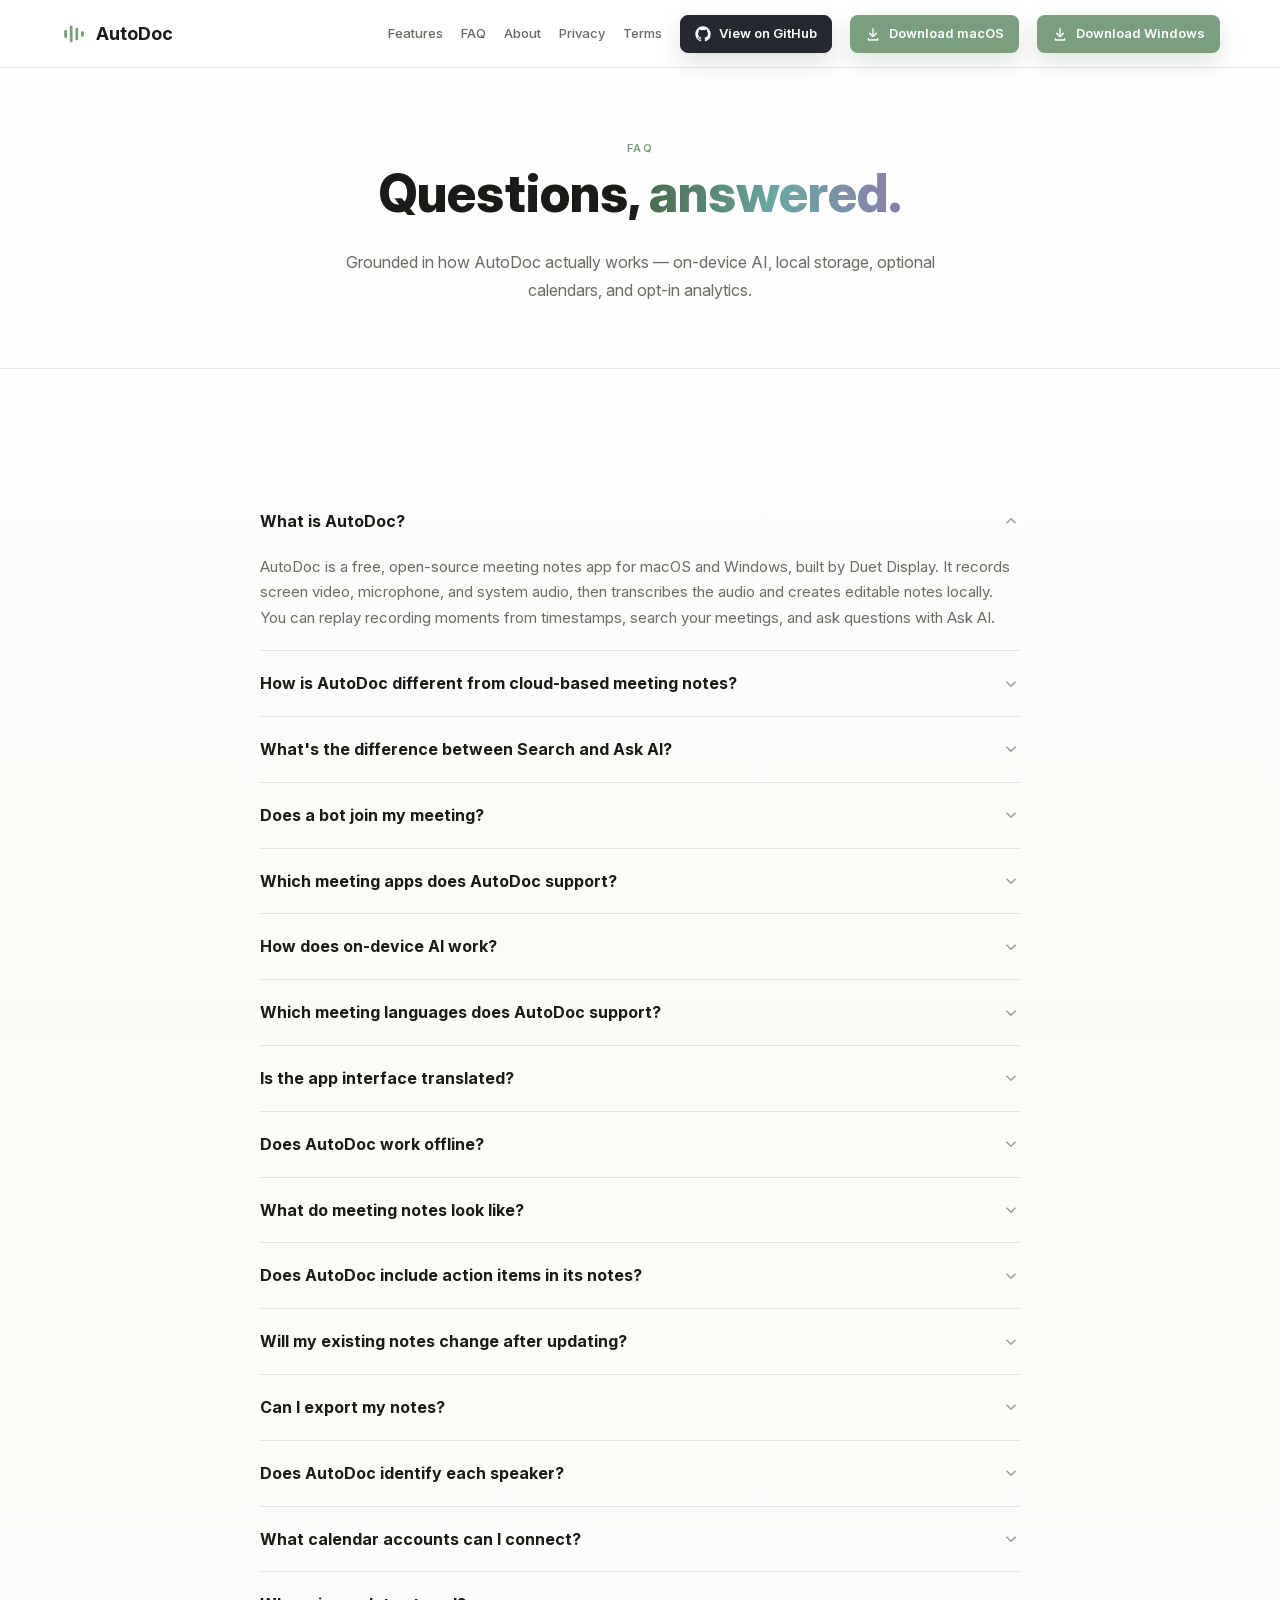
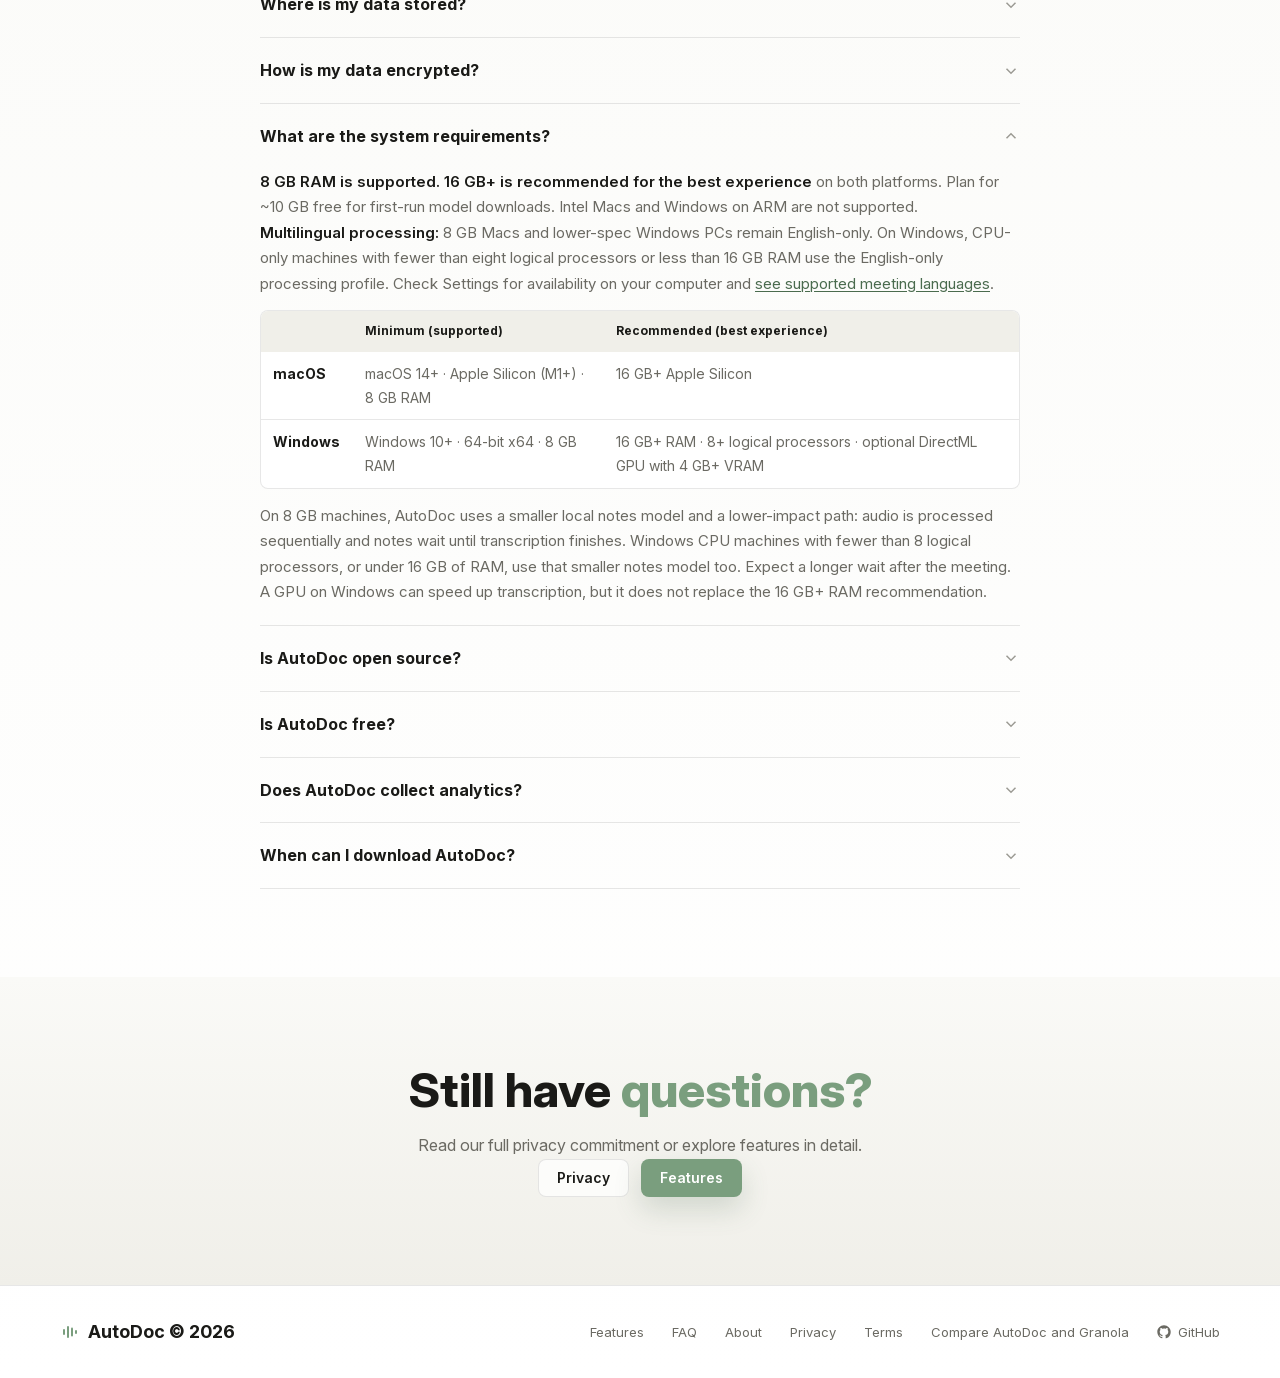
<file: faq.html>
<!DOCTYPE html>
<html lang="en">
<head>
  <meta charset="UTF-8">
  <meta name="viewport" content="width=device-width, initial-scale=1.0">
  <link rel="preload" href="assets/fonts/InterVariable.woff2" as="font" type="font/woff2" crossorigin>
  <title>FAQ — AutoDoc</title>
  <meta name="description" content="Answers about AutoDoc: on-device AI, meeting detection, Search vs Ask AI, encryption, calendars, system requirements, and privacy.">
  <link rel="canonical" href="https://getautodoc.com/faq">
  <meta property="og:type" content="website">
  <meta property="og:url" content="https://getautodoc.com/faq">
  <meta property="og:title" content="FAQ — AutoDoc">
  <meta property="og:description" content="Answers about local processing, notes, exports, encryption, and system requirements.">
  <meta property="og:image" content="https://getautodoc.com/assets/social/autodoc-v1.2-1200x630.png">
  <meta property="og:image:width" content="1200">
  <meta property="og:image:height" content="630">
  <meta property="og:image:alt" content="AutoDoc Notes with a fictional meeting summary and timestamped topics">
  <meta name="twitter:card" content="summary_large_image">
  <meta name="twitter:title" content="FAQ — AutoDoc">
  <meta name="twitter:description" content="Answers about local processing, notes, exports, encryption, and system requirements.">
  <meta name="twitter:image" content="https://getautodoc.com/assets/social/autodoc-v1.2-1200x630.png">
  <meta name="twitter:image:alt" content="AutoDoc Notes with a fictional meeting summary and timestamped topics">
  <link rel="stylesheet" href="css/style.css?v=20260922c">
</head>
<body>

<nav class="nav">
  <a href="/" class="nav-logo">
    <svg viewBox="0 0 40 40" width="28" height="28" fill="none" xmlns="http://www.w3.org/2000/svg">
      <rect x="6" y="14" width="4" height="12" rx="2" fill="#7A9E7E"/>
      <rect x="14" y="8" width="4" height="24" rx="2" fill="#7A9E7E"/>
      <rect x="22" y="11" width="4" height="18" rx="2" fill="#7A9E7E"/>
      <rect x="30" y="16" width="4" height="8" rx="2" fill="#7A9E7E"/>
    </svg>
    <span class="nav-wordmark">AutoDoc</span>
  </a>
  <div class="nav-links">
    <a href="/features">Features</a>
    <a href="/faq">FAQ</a>
    <a href="/about">About</a>
    <a href="/privacy">Privacy</a>
    <a href="/terms">Terms</a>
    <a href="https://github.com/DuetDisplay/AutoDoc#readme" class="btn btn-github btn-icon btn--nav" target="_blank" rel="noopener">View on GitHub</a>
    <a href="/download-mac" class="btn btn-sage btn-download btn-icon btn--nav">Download macOS</a>
    <a href="/download-windows" class="btn btn-sage btn-download btn-icon btn--nav">Download Windows</a>
  </div>
  <button class="nav-hamburger" aria-label="Menu">
    <svg width="24" height="24" viewBox="0 0 24 24" fill="none" stroke="currentColor" stroke-width="1.5" stroke-linecap="round"><line x1="4" y1="6" x2="20" y2="6"/><line x1="4" y1="12" x2="20" y2="12"/><line x1="4" y1="18" x2="20" y2="18"/></svg>
  </button>
</nav>
<div class="nav-mobile">
  <button class="nav-mobile-close" aria-label="Close">&times;</button>
  <div class="nav-mobile-links">
    <a href="/">Home</a>
    <a href="/features">Features</a>
    <a href="/faq">FAQ</a>
    <a href="/about">About</a>
    <a href="/privacy">Privacy</a>
    <a href="/terms">Terms</a>
  </div>
  <div class="nav-mobile-actions">
    <a href="/download-mac" class="btn btn-primary btn-download btn-icon">Download for macOS</a>
    <a href="/download-windows" class="btn btn-primary btn-download btn-icon">Download for Windows</a>
    <a href="https://github.com/DuetDisplay/AutoDoc#readme" class="btn btn-github btn-icon" target="_blank" rel="noopener">View on GitHub</a>
  </div>
</div>

<section class="page-hero page-hero--center">
  <div class="section-label">FAQ</div>
  <h1 class="hero-headline">Questions, <em>answered.</em></h1>
  <p class="section-desc">Grounded in how AutoDoc actually works — on-device AI, local storage, optional calendars, and opt-in analytics.</p>
</section>

<section class="section section--center fade-in">
  <div class="faq-list">

    <div class="faq-item open">
      <button class="faq-question" type="button" aria-expanded="true">
        What is AutoDoc?
        <svg viewBox="0 0 24 24" fill="none" stroke="currentColor" stroke-width="2" aria-hidden="true"><path d="M6 9l6 6 6-6"/></svg>
      </button>
      <div class="faq-answer">AutoDoc is a free, open-source meeting notes app for macOS and Windows, built by Duet Display. It records screen video, microphone, and system audio, then transcribes the audio and creates editable notes locally. You can replay recording moments from timestamps, search your meetings, and ask questions with Ask AI.</div>
    </div>

    <div class="faq-item">
      <button class="faq-question" type="button" aria-expanded="false">
        How is AutoDoc different from cloud-based meeting notes?
        <svg viewBox="0 0 24 24" fill="none" stroke="currentColor" stroke-width="2" aria-hidden="true"><path d="M6 9l6 6 6-6"/></svg>
      </button>
      <div class="faq-answer">AutoDoc runs transcription, notes, and Ask AI locally and keeps replayable screen recordings on your computer. That requires local storage, model downloads, and processing resources. Other products make different tradeoffs; see our <a href="/granola-alternative">sourced Granola comparison</a> for a specific example.</div>
    </div>

    <div class="faq-item">
      <button class="faq-question" type="button" aria-expanded="false">
        What's the difference between Search and Ask AI?
        <svg viewBox="0 0 24 24" fill="none" stroke="currentColor" stroke-width="2" aria-hidden="true"><path d="M6 9l6 6 6-6"/></svg>
      </button>
      <div class="faq-answer"><strong>Search</strong> finds matching text in transcripts and notes, then opens the meeting so you can review the context. <strong>Ask AI</strong> answers questions from your meeting history. Retrieval and responses run locally through Ollama. Review the answers before you rely on them.</div>
    </div>

    <div class="faq-item">
      <button class="faq-question" type="button" aria-expanded="false">
        Does a bot join my meeting?
        <svg viewBox="0 0 24 24" fill="none" stroke="currentColor" stroke-width="2" aria-hidden="true"><path d="M6 9l6 6 6-6"/></svg>
      </button>
      <div class="faq-answer">No. AutoDoc captures screen video, system audio, and your microphone from your device — the same way local screen recording works. No participant named "AutoDoc" joins your call, and you don't need host permission for a third-party bot.</div>
    </div>

    <div class="faq-item">
      <button class="faq-question" type="button" aria-expanded="false">
        Which meeting apps does AutoDoc support?
        <svg viewBox="0 0 24 24" fill="none" stroke="currentColor" stroke-width="2" aria-hidden="true"><path d="M6 9l6 6 6-6"/></svg>
      </button>
      <div class="faq-answer">AutoDoc has been tested with Zoom, Google Meet, Microsoft Teams, Webex, Slack, Discord, and browser-based calls (Safari, Chrome, Edge, Arc, and others). Because it captures system audio directly, it should work with most meeting applications without platform-specific integrations.</div>
    </div>

    <div class="faq-item">
      <button class="faq-question" type="button" aria-expanded="false">
        How does on-device AI work?
        <svg viewBox="0 0 24 24" fill="none" stroke="currentColor" stroke-width="2" aria-hidden="true"><path d="M6 9l6 6 6-6"/></svg>
      </button>
      <div class="faq-answer">For English, Windows uses Parakeet and Apple Silicon Macs use MLX Whisper with Distil Whisper. Other supported languages use Canary or Whisper large-v3-turbo, depending on the language and hardware. AutoDoc selects the processing path for your computer. Notes and Ask AI use a dedicated local Ollama instance that AutoDoc manages separately from any Ollama you may have installed. No meeting content is sent to the cloud for AI inference.</div>
    </div>

    <div class="faq-item" id="languages">
      <button class="faq-question" type="button" aria-expanded="false">
        Which meeting languages does AutoDoc support?
        <svg viewBox="0 0 24 24" fill="none" stroke="currentColor" stroke-width="2" aria-hidden="true"><path d="M6 9l6 6 6-6"/></svg>
      </button>
      <div class="faq-answer">
        <p>AutoDoc supports 27 meeting languages on supported hardware. Choose your meeting language during setup or in Settings. Your selection controls transcription, meeting notes, and Ask AI answers. Settings shows which languages your computer supports and which models need downloading.</p>
        <p>English, Bulgarian, Croatian, Czech, Danish, Dutch, Estonian, Finnish, French, German, Greek, Hungarian, Italian, Latvian, Lithuanian, Polish, European Portuguese, Romanian, Russian, Slovak, Slovenian, Spanish, Swedish, Ukrainian, Japanese, Simplified Chinese, and Korean.</p>
        <p>Meeting language availability depends on your hardware. Meeting transcription, notes, and Ask AI remain English-only on 8 GB Macs and lower-spec Windows PCs. On Windows, CPU-only machines with fewer than eight logical processors or less than 16 GB RAM use the English-only processing profile. See the <a href="/faq#requirements">system requirements</a> and <a href="https://github.com/DuetDisplay/AutoDoc/releases/latest">latest release notes</a> for language-specific limitations.</p>
      </div>
    </div>

    <div class="faq-item" id="app-language">
      <button class="faq-question" type="button" aria-expanded="false">
        Is the app interface translated?
        <svg viewBox="0 0 24 24" fill="none" stroke="currentColor" stroke-width="2" aria-hidden="true"><path d="M6 9l6 6 6-6"/></svg>
      </button>
      <div class="faq-answer">Yes. AutoDoc's menus, buttons, and settings are available in the same 27 languages listed above. Choose your app language during setup or change it anytime in Settings. Your app language is separate from your meeting language, and all 27 interface languages are available even on computers limited to English meeting processing.</div>
    </div>

    <div class="faq-item">
      <button class="faq-question" type="button" aria-expanded="false">
        Does AutoDoc work offline?
        <svg viewBox="0 0 24 24" fill="none" stroke="currentColor" stroke-width="2" aria-hidden="true"><path d="M6 9l6 6 6-6"/></svg>
      </button>
      <div class="faq-answer">Recording, transcription, and notes work offline after setup. Initial setup downloads local models and runtimes. App and model updates, optional Google or Microsoft calendar connections, and opt-in diagnostics also use the network. See our <a href="/privacy">privacy details</a>.</div>
    </div>

    <div class="faq-item">
      <button class="faq-question" type="button" aria-expanded="false">
        What do meeting notes look like?
        <svg viewBox="0 0 24 24" fill="none" stroke="currentColor" stroke-width="2" aria-hidden="true"><path d="M6 9l6 6 6-6"/></svg>
      </button>
      <div class="faq-answer">AutoDoc creates a summary and conversation topics with editable details. Available timestamps let you check the corresponding moment in the recording. Review generated notes before relying on them.</div>
    </div>

    <div class="faq-item">
      <button class="faq-question" type="button" aria-expanded="false">
        Does AutoDoc include action items in its notes?
        <svg viewBox="0 0 24 24" fill="none" stroke="currentColor" stroke-width="2" aria-hidden="true"><path d="M6 9l6 6 6-6"/></svg>
      </button>
      <div class="faq-answer">Action items are currently omitted from generated notes while Next Steps is disabled. Information classified as an action item can also be omitted. Review the recording and transcript when you need to check follow-up commitments. See the <a href="https://github.com/DuetDisplay/AutoDoc/releases/latest">latest release notes</a> for known issues.</div>
    </div>

    <div class="faq-item">
      <button class="faq-question" type="button" aria-expanded="false">
        Will my existing notes change after updating?
        <svg viewBox="0 0 24 24" fill="none" stroke="currentColor" stroke-width="2" aria-hidden="true"><path d="M6 9l6 6 6-6"/></svg>
      </button>
      <div class="faq-answer">Updating does not automatically regenerate your existing meeting notes. You can reprocess a meeting when you want to generate new notes. Older notes remain supported.</div>
    </div>

    <div class="faq-item">
      <button class="faq-question" type="button" aria-expanded="false">
        Can I export my notes?
        <svg viewBox="0 0 24 24" fill="none" stroke="currentColor" stroke-width="2" aria-hidden="true"><path d="M6 9l6 6 6-6"/></svg>
      </button>
      <div class="faq-answer">Yes. Copy notes as plain text or export them as PDF, Word, or Markdown.</div>
    </div>

    <div class="faq-item">
      <button class="faq-question" type="button" aria-expanded="false">
        Does AutoDoc identify each speaker?
        <svg viewBox="0 0 24 24" fill="none" stroke="currentColor" stroke-width="2" aria-hidden="true"><path d="M6 9l6 6 6-6"/></svg>
      </button>
      <div class="faq-answer">AutoDoc labels microphone audio as Me and combined system audio as Them. It does not identify individual remote participants. Manual label changes and calendar name suggestions do not separate voices within the system-audio track.</div>
    </div>

    <div class="faq-item">
      <button class="faq-question" type="button" aria-expanded="false">
        What calendar accounts can I connect?
        <svg viewBox="0 0 24 24" fill="none" stroke="currentColor" stroke-width="2" aria-hidden="true"><path d="M6 9l6 6 6-6"/></svg>
      </button>
      <div class="faq-answer">Google Calendar and Microsoft Outlook. Calendar access is optional — used to show upcoming meetings, name recordings, suggest speaker names from attendees, and set auto-record modes (off, once, or series). OAuth tokens are stored encrypted on your device.</div>
    </div>

    <div class="faq-item">
      <button class="faq-question" type="button" aria-expanded="false">
        Where is my data stored?
        <svg viewBox="0 0 24 24" fill="none" stroke="currentColor" stroke-width="2" aria-hidden="true"><path d="M6 9l6 6 6-6"/></svg>
      </button>
      <div class="faq-answer">Meeting data lives under <code>~/Library/Application Support/AutoDoc/</code> on macOS and <code>%APPDATA%\AutoDoc\</code> on Windows — including recordings, transcripts, notes, and models. Meeting data is encrypted at rest. AutoDoc does not operate servers that store your meeting content.</div>
    </div>

    <div class="faq-item">
      <button class="faq-question" type="button" aria-expanded="false">
        How is my data encrypted?
        <svg viewBox="0 0 24 24" fill="none" stroke="currentColor" stroke-width="2" aria-hidden="true"><path d="M6 9l6 6 6-6"/></svg>
      </button>
      <div class="faq-answer">AutoDoc encrypts stored meeting data with AES-256-GCM. When operating-system credential storage is available, macOS Keychain or Windows DPAPI protects the encryption key. Otherwise, the key is stored locally without operating-system protection. Files you export are separate from AutoDoc's encrypted storage.</div>
    </div>

    <div class="faq-item open" id="requirements">
      <button class="faq-question" type="button" aria-expanded="true">
        What are the system requirements?
        <svg viewBox="0 0 24 24" fill="none" stroke="currentColor" stroke-width="2" aria-hidden="true"><path d="M6 9l6 6 6-6"/></svg>
      </button>
      <div class="faq-answer">
        <p><strong>8 GB RAM is supported. 16 GB+ is recommended for the best experience</strong> on both platforms. Plan for ~10 GB free for first-run model downloads. Intel Macs and Windows on ARM are not supported.</p>
        <p><strong>Multilingual processing:</strong> 8 GB Macs and lower-spec Windows PCs remain English-only. On Windows, CPU-only machines with fewer than eight logical processors or less than 16 GB RAM use the English-only processing profile. Check Settings for availability on your computer and <a href="/faq#languages">see supported meeting languages</a>.</p>
        <div class="req-table-wrap">
          <table class="req-table">
            <thead>
              <tr>
                <th scope="col"></th>
                <th scope="col">Minimum (supported)</th>
                <th scope="col">Recommended (best experience)</th>
              </tr>
            </thead>
            <tbody>
              <tr>
                <th scope="row">macOS</th>
                <td>macOS 14+ · Apple Silicon (M1+) · 8 GB RAM</td>
                <td>16 GB+ Apple Silicon</td>
              </tr>
              <tr>
                <th scope="row">Windows</th>
                <td>Windows 10+ · 64-bit x64 · 8 GB RAM</td>
                <td>16 GB+ RAM · 8+ logical processors · optional DirectML GPU with 4 GB+ VRAM</td>
              </tr>
            </tbody>
          </table>
        </div>
        <p>On 8 GB machines, AutoDoc uses a smaller local notes model and a lower-impact path: audio is processed sequentially and notes wait until transcription finishes. Windows CPU machines with fewer than 8 logical processors, or under 16 GB of RAM, use that smaller notes model too. Expect a longer wait after the meeting. A GPU on Windows can speed up transcription, but it does not replace the 16 GB+ RAM recommendation.</p>
      </div>
    </div>

    <div class="faq-item">
      <button class="faq-question" type="button" aria-expanded="false">
        Is AutoDoc open source?
        <svg viewBox="0 0 24 24" fill="none" stroke="currentColor" stroke-width="2" aria-hidden="true"><path d="M6 9l6 6 6-6"/></svg>
      </button>
      <div class="faq-answer">AutoDoc is licensed under AGPL-3.0. The source repository is public, so you can inspect the code, build from source, or download the latest macOS and Windows releases from GitHub.</div>
    </div>

    <div class="faq-item">
      <button class="faq-question" type="button" aria-expanded="false">
        Is AutoDoc free?
        <svg viewBox="0 0 24 24" fill="none" stroke="currentColor" stroke-width="2" aria-hidden="true"><path d="M6 9l6 6 6-6"/></svg>
      </button>
      <div class="faq-answer">AutoDoc is free to download. We may introduce paid tiers in the future for team or enterprise features, but the core local-first experience will remain accessible.</div>
    </div>

    <div class="faq-item">
      <button class="faq-question" type="button" aria-expanded="false">
        Does AutoDoc collect analytics?
        <svg viewBox="0 0 24 24" fill="none" stroke="currentColor" stroke-width="2" aria-hidden="true"><path d="M6 9l6 6 6-6"/></svg>
      </button>
      <div class="faq-answer">Only if you opt in. Analytics and crash reporting are disabled by default. Meeting content is never included in diagnostics payloads. See our <a href="/privacy">privacy page</a> for full details.</div>
    </div>

    <div class="faq-item">
      <button class="faq-question" type="button" aria-expanded="false">
        When can I download AutoDoc?
        <svg viewBox="0 0 24 24" fill="none" stroke="currentColor" stroke-width="2" aria-hidden="true"><path d="M6 9l6 6 6-6"/></svg>
      </button>
      <div class="faq-answer">AutoDoc is available now for macOS and Windows. Use the platform download buttons on this site or open the latest GitHub release.</div>
    </div>

  </div>
</section>

<section class="section section--deep cta-section fade-in">
  <h2 class="section-title">Still have <em>questions?</em></h2>
  <p class="section-desc">Read our full privacy commitment or explore features in detail.</p>
  <div class="cta-buttons">
    <a href="/privacy" class="btn btn-secondary">Privacy</a>
    <a href="/features" class="btn btn-primary">Features</a>
  </div>
</section>

<footer class="footer">
  <div class="footer-logo">
    <svg viewBox="0 0 40 40" width="20" height="20" fill="none" xmlns="http://www.w3.org/2000/svg">
      <rect x="6" y="14" width="4" height="12" rx="2" fill="#7A9E7E"/>
      <rect x="14" y="8" width="4" height="24" rx="2" fill="#7A9E7E"/>
      <rect x="22" y="11" width="4" height="18" rx="2" fill="#7A9E7E"/>
      <rect x="30" y="16" width="4" height="8" rx="2" fill="#7A9E7E"/>
    </svg>
    <span>AutoDoc &copy; 2026</span>
  </div>
  <div class="footer-links">
    <a href="/features">Features</a>
    <a href="/faq">FAQ</a>
    <a href="/about">About</a>
    <a href="/privacy">Privacy</a>
    <a href="/terms">Terms</a>
    <a href="/granola-alternative">Compare AutoDoc and Granola</a>
    <a href="https://github.com/DuetDisplay/AutoDoc#readme" class="footer-github" target="_blank" rel="noopener">GitHub</a>
  </div>
</footer>

<script src="js/main.js?v=20261016"></script>
</body>
</html>
</file>
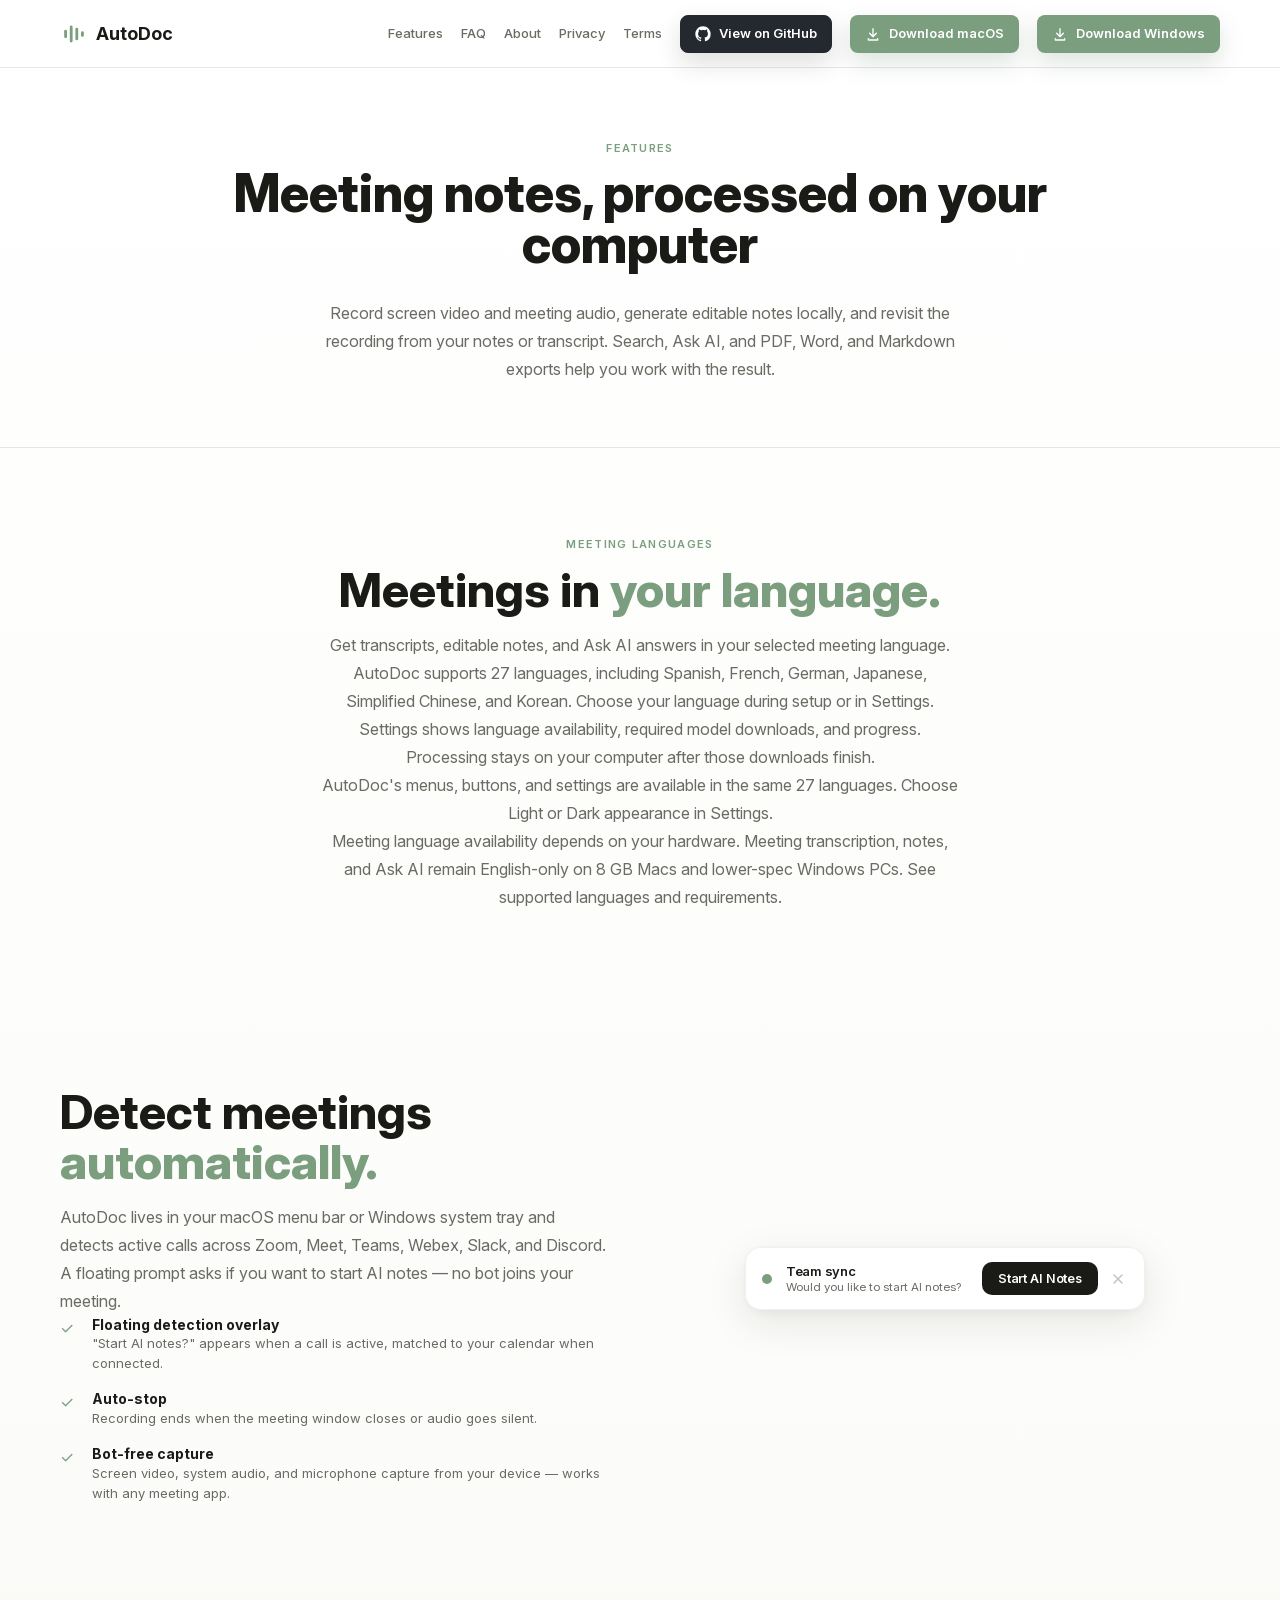
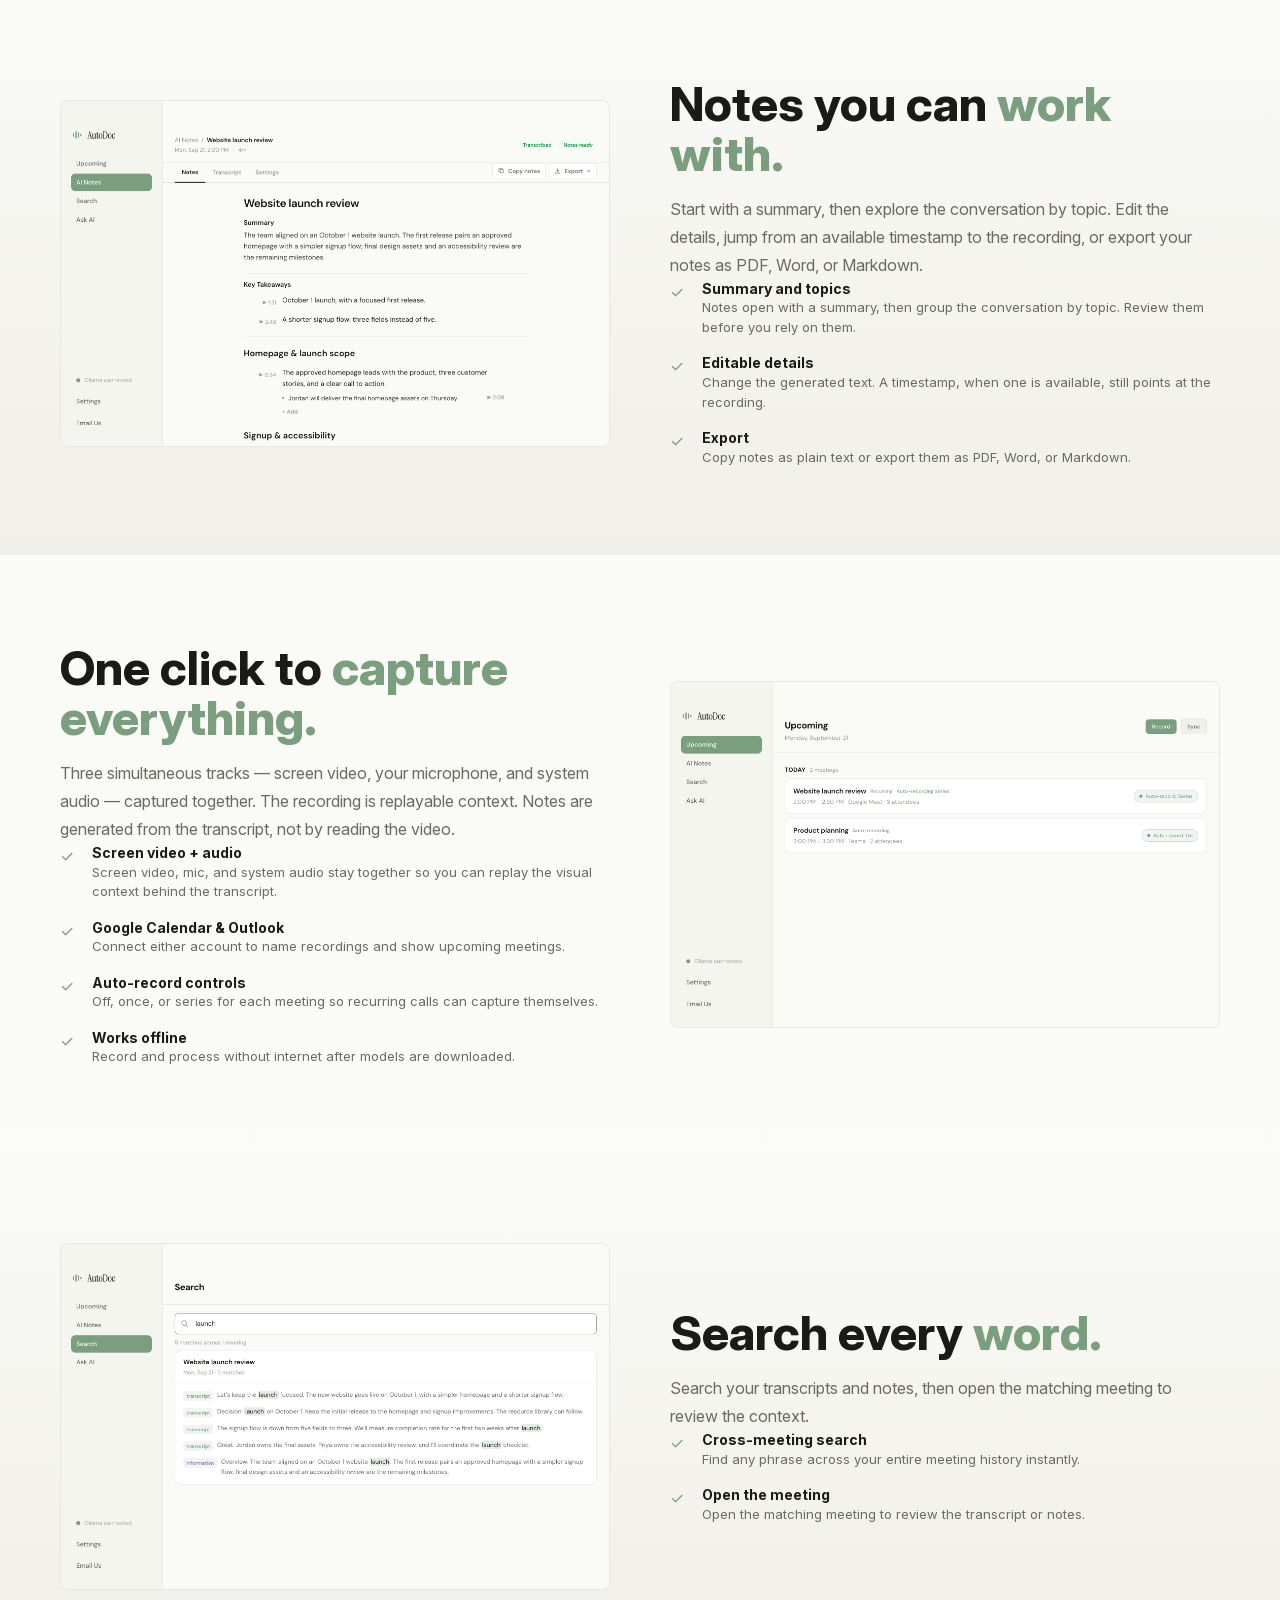
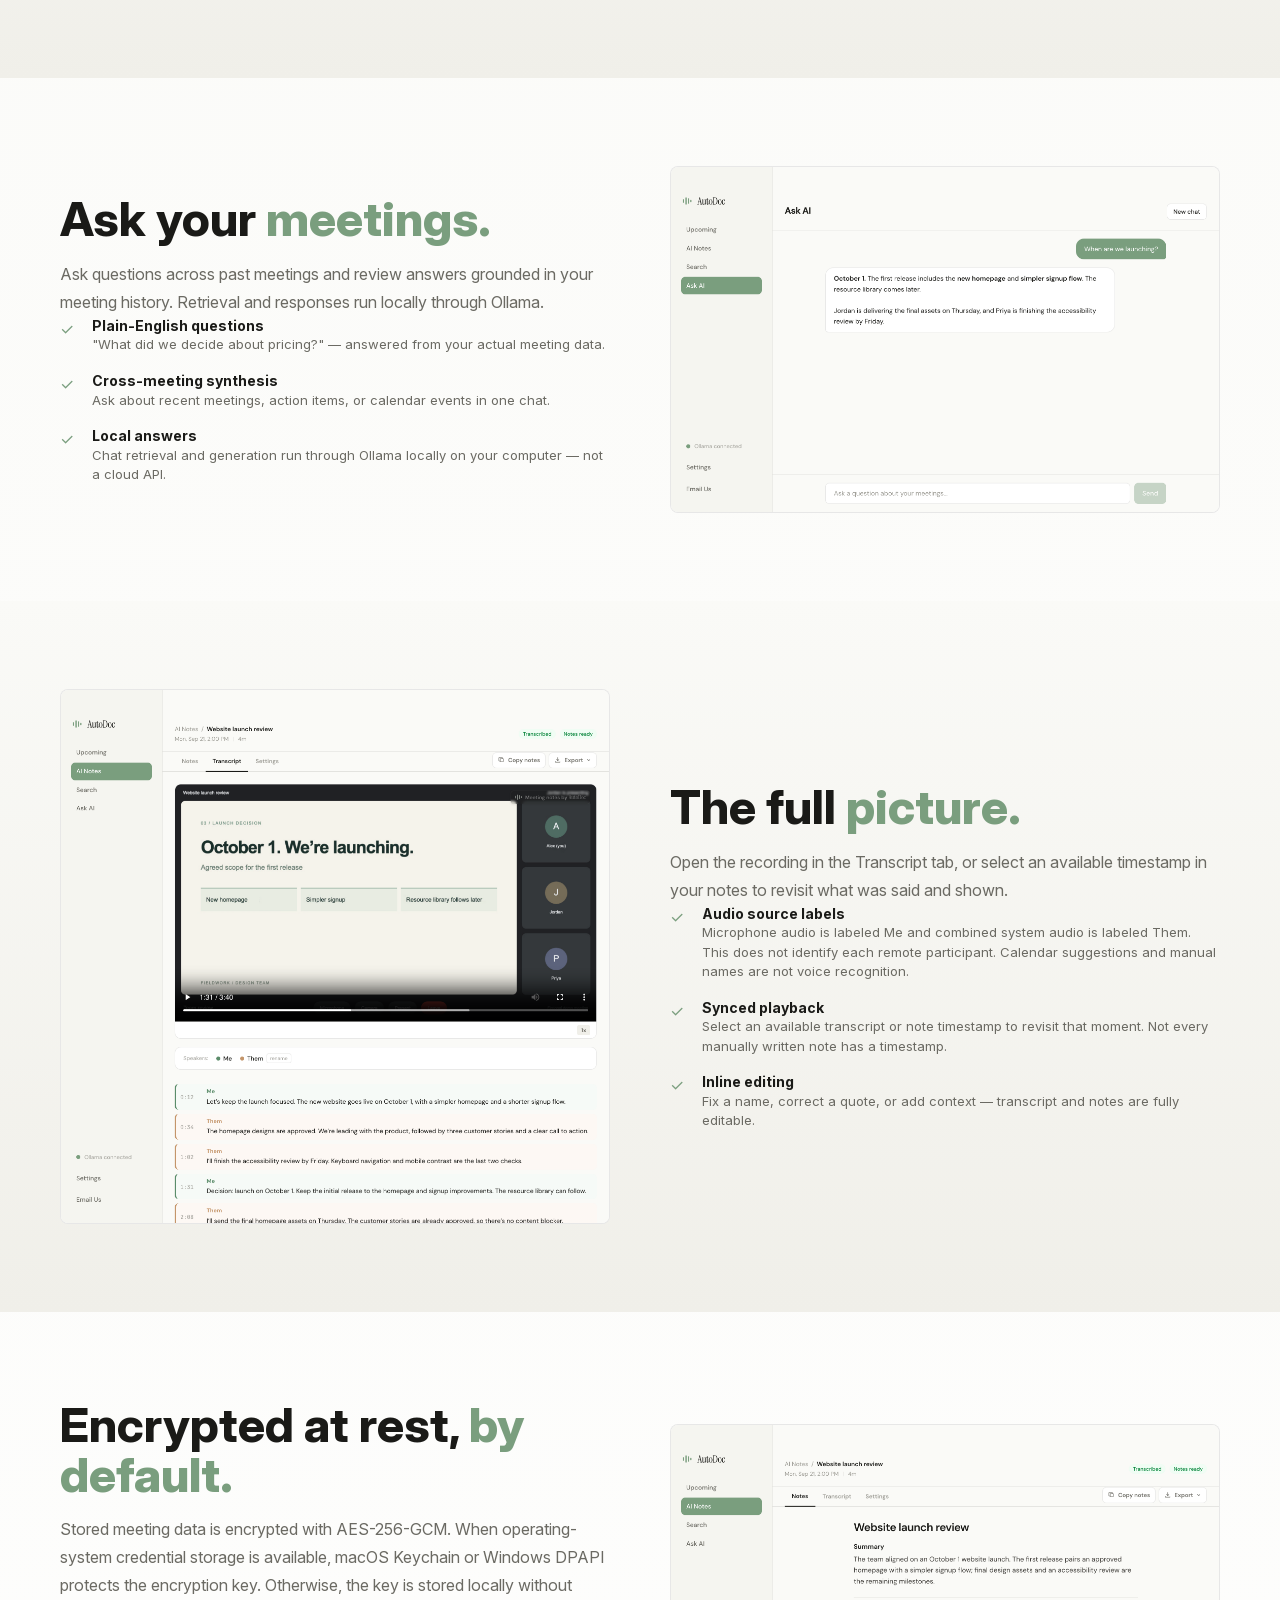
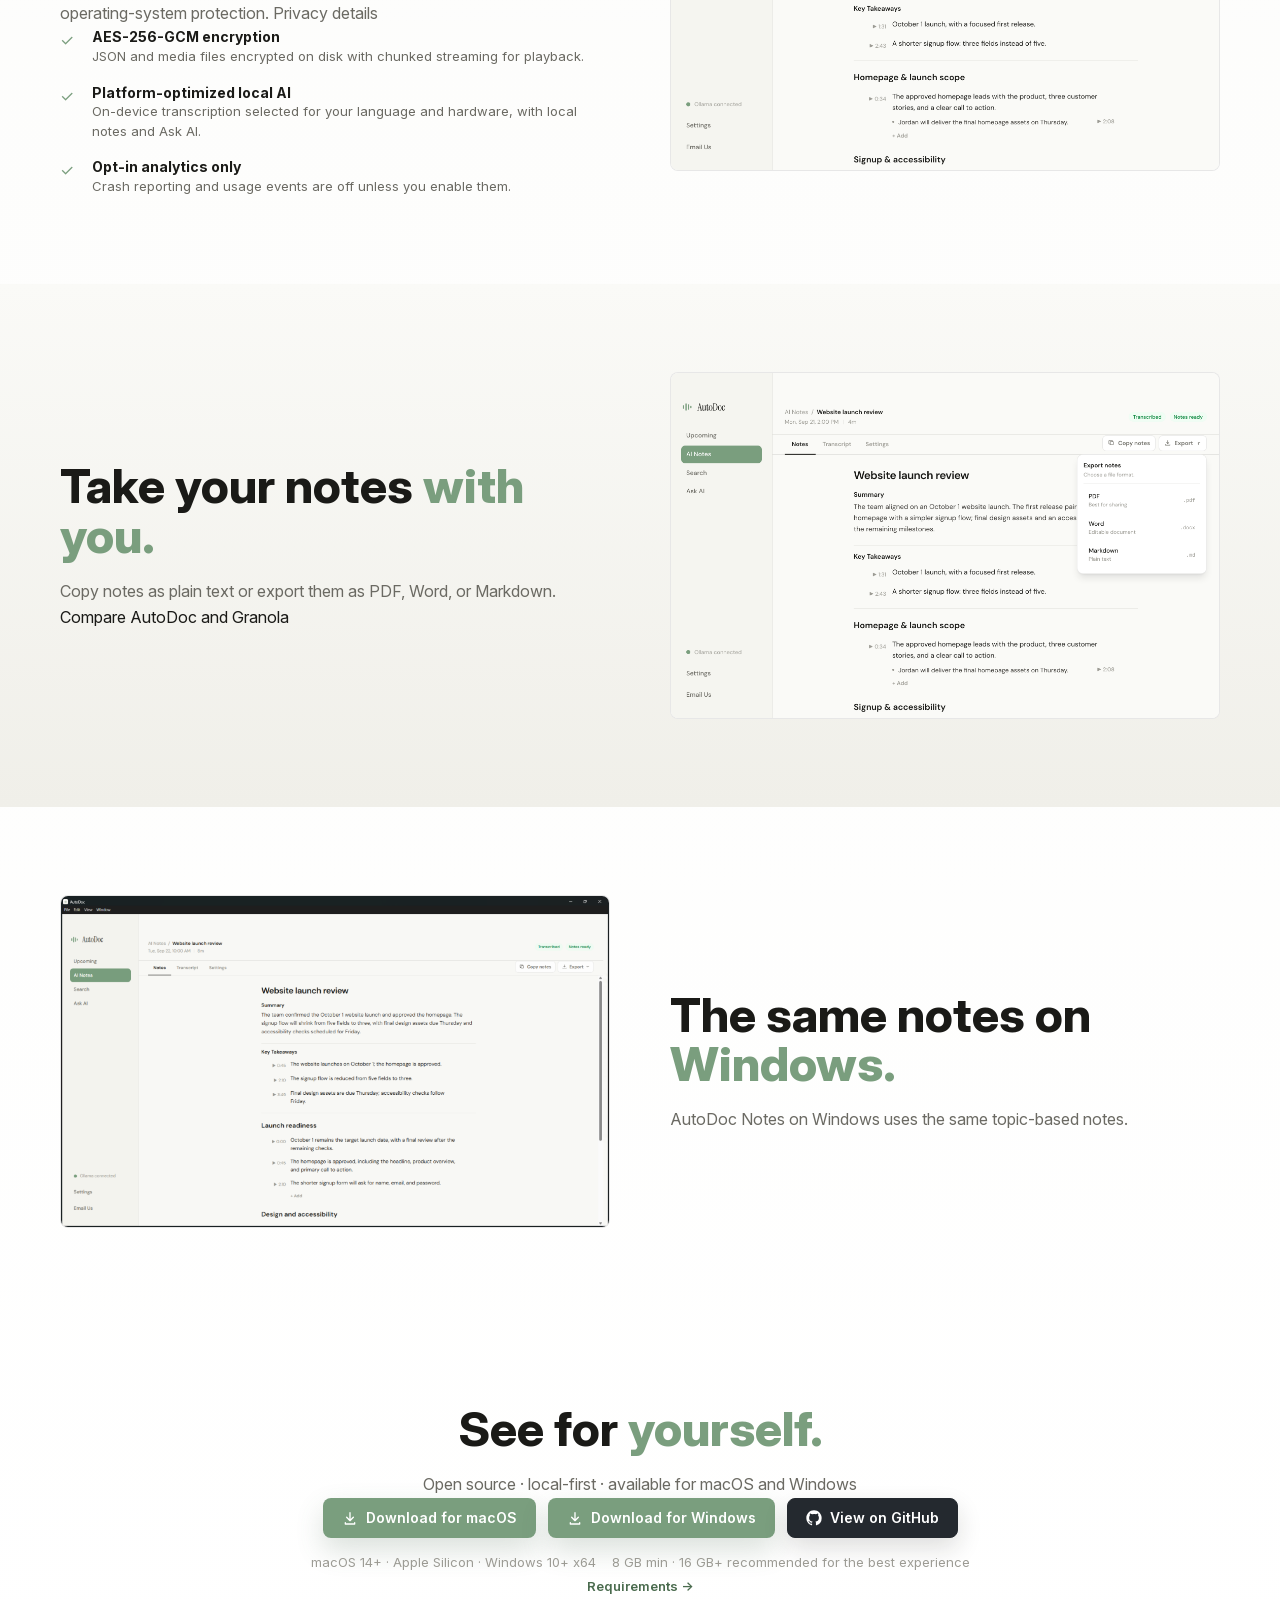
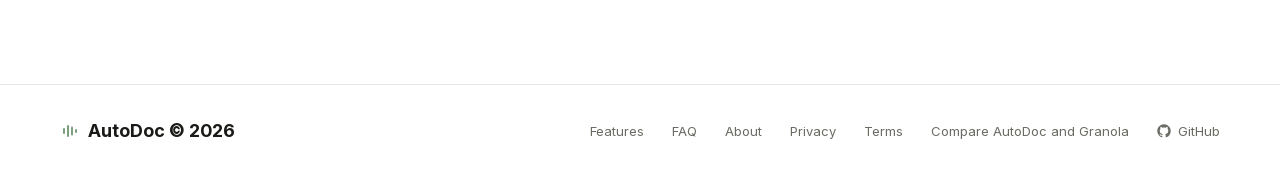
<file: features.html>
<!DOCTYPE html>
<html lang="en">
<head>
  <meta charset="UTF-8">
  <meta name="viewport" content="width=device-width, initial-scale=1.0">
  <link rel="preload" href="assets/fonts/InterVariable.woff2" as="font" type="font/woff2" crossorigin>
  <title>AutoDoc features | Meeting notes, processed on your computer</title>
  <meta name="description" content="Open-source meeting notes for Mac and Windows, with local AI processing, 27 meeting languages on supported hardware, timestamped playback, and PDF, Word, or Markdown export.">
  <link rel="canonical" href="https://getautodoc.com/features">
  <meta property="og:type" content="website">
  <meta property="og:url" content="https://getautodoc.com/features">
  <meta property="og:title" content="AutoDoc features | Meeting notes, processed on your computer">
  <meta property="og:description" content="Open-source meeting notes for Mac and Windows, with local AI processing, 27 meeting languages on supported hardware, timestamped playback, and PDF, Word, or Markdown export.">
  <meta property="og:image" content="https://getautodoc.com/assets/social/autodoc-v1.2-1200x630.png">
  <meta property="og:image:width" content="1200">
  <meta property="og:image:height" content="630">
  <meta property="og:image:alt" content="AutoDoc Notes with a fictional meeting summary and timestamped topics">
  <meta name="twitter:card" content="summary_large_image">
  <meta name="twitter:title" content="AutoDoc features | Meeting notes, processed on your computer">
  <meta name="twitter:description" content="Open-source meeting notes for Mac and Windows, with local AI processing, 27 meeting languages on supported hardware, timestamped playback, and PDF, Word, or Markdown export.">
  <meta name="twitter:image" content="https://getautodoc.com/assets/social/autodoc-v1.2-1200x630.png">
  <meta name="twitter:image:alt" content="AutoDoc Notes with a fictional meeting summary and timestamped topics">
  <link rel="stylesheet" href="css/style.css?v=20260922c">
</head>
<body>

<nav class="nav">
  <a href="/" class="nav-logo">
    <svg viewBox="0 0 40 40" width="28" height="28" fill="none" xmlns="http://www.w3.org/2000/svg">
      <rect x="6" y="14" width="4" height="12" rx="2" fill="#7A9E7E"/>
      <rect x="14" y="8" width="4" height="24" rx="2" fill="#7A9E7E"/>
      <rect x="22" y="11" width="4" height="18" rx="2" fill="#7A9E7E"/>
      <rect x="30" y="16" width="4" height="8" rx="2" fill="#7A9E7E"/>
    </svg>
    <span class="nav-wordmark">AutoDoc</span>
  </a>
  <div class="nav-links">
    <a href="/features">Features</a>
    <a href="/faq">FAQ</a>
    <a href="/about">About</a>
    <a href="/privacy">Privacy</a>
    <a href="/terms">Terms</a>
    <a href="https://github.com/DuetDisplay/AutoDoc#readme" class="btn btn-github btn-icon btn--nav" target="_blank" rel="noopener">View on GitHub</a>
    <a href="/download-mac" class="btn btn-sage btn-download btn-icon btn--nav">Download macOS</a>
    <a href="/download-windows" class="btn btn-sage btn-download btn-icon btn--nav">Download Windows</a>
  </div>
  <button class="nav-hamburger" aria-label="Menu">
    <svg width="24" height="24" viewBox="0 0 24 24" fill="none" stroke="currentColor" stroke-width="1.5" stroke-linecap="round"><line x1="4" y1="6" x2="20" y2="6"/><line x1="4" y1="12" x2="20" y2="12"/><line x1="4" y1="18" x2="20" y2="18"/></svg>
  </button>
</nav>
<div class="nav-mobile">
  <button class="nav-mobile-close" aria-label="Close">&times;</button>
  <div class="nav-mobile-links">
    <a href="/">Home</a>
    <a href="/features">Features</a>
    <a href="/faq">FAQ</a>
    <a href="/about">About</a>
    <a href="/privacy">Privacy</a>
    <a href="/terms">Terms</a>
  </div>
  <div class="nav-mobile-actions">
    <a href="/download-mac" class="btn btn-primary btn-download btn-icon">Download for macOS</a>
    <a href="/download-windows" class="btn btn-primary btn-download btn-icon">Download for Windows</a>
    <a href="https://github.com/DuetDisplay/AutoDoc#readme" class="btn btn-github btn-icon" target="_blank" rel="noopener">View on GitHub</a>
  </div>
</div>

<section class="page-hero page-hero--center">
  <div class="section-label">Features</div>
  <h1 class="hero-headline">Meeting notes, processed on your computer</h1>
  <p class="section-desc">Record screen video and meeting audio, generate editable notes locally, and revisit the recording from your notes or transcript. Search, Ask AI, and PDF, Word, and Markdown exports help you work with the result.</p>
</section>

<section class="section section--center fade-in" aria-labelledby="meeting-languages">
  <div class="section-label">Meeting languages</div>
  <h2 class="section-title" id="meeting-languages">Meetings in <em>your language.</em></h2>
  <p class="section-desc">Get transcripts, editable notes, and Ask AI answers in your selected meeting language. AutoDoc supports 27 languages, including Spanish, French, German, Japanese, Simplified Chinese, and Korean. Choose your language during setup or in Settings. Settings shows language availability, required model downloads, and progress. Processing stays on your computer after those downloads finish.</p>
  <p class="section-desc">AutoDoc's menus, buttons, and settings are available in the same 27 languages. Choose Light or Dark appearance in Settings.</p>
  <p class="section-desc">Meeting language availability depends on your hardware. Meeting transcription, notes, and Ask AI remain English-only on 8 GB Macs and lower-spec Windows PCs. <a href="/faq#languages">See supported languages and requirements</a>.</p>
</section>

<section class="section fade-in">
  <div class="grid-2">
    <div>
      <h2 class="section-title">Detect meetings <em>automatically.</em></h2>
      <p class="section-desc">AutoDoc lives in your macOS menu bar or Windows system tray and detects active calls across Zoom, Meet, Teams, Webex, Slack, and Discord. A floating prompt asks if you want to start AI notes — no bot joins your meeting.</p>
      <div class="checklist">
        <div class="checklist-item">
          <span class="checklist-icon">✓</span>
          <div>
            <div class="checklist-title">Floating detection overlay</div>
            <div class="checklist-desc">"Start AI notes?" appears when a call is active, matched to your calendar when connected.</div>
          </div>
        </div>
        <div class="checklist-item">
          <span class="checklist-icon">✓</span>
          <div>
            <div class="checklist-title">Auto-stop</div>
            <div class="checklist-desc">Recording ends when the meeting window closes or audio goes silent.</div>
          </div>
        </div>
        <div class="checklist-item">
          <span class="checklist-icon">✓</span>
          <div>
            <div class="checklist-title">Bot-free capture</div>
            <div class="checklist-desc">Screen video, system audio, and microphone capture from your device — works with any meeting app.</div>
          </div>
        </div>
      </div>
    </div>
    <div class="detection-stage">
      <div class="detection-toast" role="img" aria-label="AutoDoc meeting detection notification">
        <span class="detection-toast-dot" aria-hidden="true"></span>
        <div class="detection-toast-text">
          <div class="detection-toast-title">Team sync</div>
          <div class="detection-toast-subtitle">Would you like to start AI notes?</div>
        </div>
        <div class="detection-toast-actions">
          <span class="detection-toast-btn">Start AI Notes</span>
          <span class="detection-toast-x" aria-hidden="true">
            <svg viewBox="0 0 12 12" fill="none" stroke="currentColor" stroke-width="1.5" stroke-linecap="round">
              <line x1="2" y1="2" x2="10" y2="10"/><line x1="10" y1="2" x2="2" y2="10"/>
            </svg>
          </span>
        </div>
      </div>
    </div>
  </div>
</section>

<section class="section section--deep fade-in">
  <div class="grid-2 grid-2--reverse-mobile">
    <div>
      <div class="screenshot">
        <img src="assets/screenshots/notes-v1.2.png" width="2160" height="1360" alt="AutoDoc Notes with a summary and conversation topics" loading="lazy">
      </div>
    </div>
    <div>
      <h2 class="section-title">Notes you can <em>work with.</em></h2>
      <p class="section-desc">Start with a summary, then explore the conversation by topic. Edit the details, jump from an available timestamp to the recording, or export your notes as PDF, Word, or Markdown.</p>
      <div class="checklist">
        <div class="checklist-item">
          <span class="checklist-icon">✓</span>
          <div>
            <div class="checklist-title">Summary and topics</div>
            <div class="checklist-desc">Notes open with a summary, then group the conversation by topic. Review them before you rely on them.</div>
          </div>
        </div>
        <div class="checklist-item">
          <span class="checklist-icon">✓</span>
          <div>
            <div class="checklist-title">Editable details</div>
            <div class="checklist-desc">Change the generated text. A timestamp, when one is available, still points at the recording.</div>
          </div>
        </div>
        <div class="checklist-item">
          <span class="checklist-icon">✓</span>
          <div>
            <div class="checklist-title">Export</div>
            <div class="checklist-desc">Copy notes as plain text or export them as PDF, Word, or Markdown.</div>
          </div>
        </div>
      </div>
    </div>
  </div>
</section>

<section class="section fade-in">
  <div class="grid-2">
    <div>
      <h2 class="section-title">One click to <em>capture everything.</em></h2>
      <p class="section-desc">Three simultaneous tracks — screen video, your microphone, and system audio — captured together. The recording is replayable context. Notes are generated from the transcript, not by reading the video.</p>
      <div class="checklist">
        <div class="checklist-item">
          <span class="checklist-icon">✓</span>
          <div>
            <div class="checklist-title">Screen video + audio</div>
            <div class="checklist-desc">Screen video, mic, and system audio stay together so you can replay the visual context behind the transcript.</div>
          </div>
        </div>
        <div class="checklist-item">
          <span class="checklist-icon">✓</span>
          <div>
            <div class="checklist-title">Google Calendar &amp; Outlook</div>
            <div class="checklist-desc">Connect either account to name recordings and show upcoming meetings.</div>
          </div>
        </div>
        <div class="checklist-item">
          <span class="checklist-icon">✓</span>
          <div>
            <div class="checklist-title">Auto-record controls</div>
            <div class="checklist-desc">Off, once, or series for each meeting so recurring calls can capture themselves.</div>
          </div>
        </div>
        <div class="checklist-item">
          <span class="checklist-icon">✓</span>
          <div>
            <div class="checklist-title">Works offline</div>
            <div class="checklist-desc">Record and process without internet after models are downloaded.</div>
          </div>
        </div>
      </div>
    </div>
    <div>
      <div class="screenshot">
        <img src="assets/screenshots/calendar-v1.2.png" width="2160" height="1360" alt="AutoDoc calendar with optional auto-record controls" loading="lazy">
      </div>
    </div>
  </div>
</section>

<section class="section section--deep fade-in">
  <div class="grid-2 grid-2--reverse-mobile">
    <div>
      <div class="screenshot">
        <img src="assets/screenshots/search-v1.2.png" width="2160" height="1360" alt="AutoDoc search results" loading="lazy">
      </div>
    </div>
    <div>
      <h2 class="section-title">Search every <em>word.</em></h2>
      <p class="section-desc">Search your transcripts and notes, then open the matching meeting to review the context.</p>
      <div class="checklist">
        <div class="checklist-item">
          <span class="checklist-icon">✓</span>
          <div>
            <div class="checklist-title">Cross-meeting search</div>
            <div class="checklist-desc">Find any phrase across your entire meeting history instantly.</div>
          </div>
        </div>
        <div class="checklist-item">
          <span class="checklist-icon">✓</span>
          <div>
            <div class="checklist-title">Open the meeting</div>
            <div class="checklist-desc">Open the matching meeting to review the transcript or notes.</div>
          </div>
        </div>
      </div>
    </div>
  </div>
</section>

<section class="section fade-in">
  <div class="grid-2">
    <div>
      <h2 class="section-title">Ask your <em>meetings.</em></h2>
      <p class="section-desc">Ask questions across past meetings and review answers grounded in your meeting history. Retrieval and responses run locally through Ollama.</p>
      <div class="checklist">
        <div class="checklist-item">
          <span class="checklist-icon">✓</span>
          <div>
            <div class="checklist-title">Plain-English questions</div>
            <div class="checklist-desc">"What did we decide about pricing?" — answered from your actual meeting data.</div>
          </div>
        </div>
        <div class="checklist-item">
          <span class="checklist-icon">✓</span>
          <div>
            <div class="checklist-title">Cross-meeting synthesis</div>
            <div class="checklist-desc">Ask about recent meetings, action items, or calendar events in one chat.</div>
          </div>
        </div>
        <div class="checklist-item">
          <span class="checklist-icon">✓</span>
          <div>
            <div class="checklist-title">Local answers</div>
            <div class="checklist-desc">Chat retrieval and generation run through Ollama locally on your computer — not a cloud API.</div>
          </div>
        </div>
      </div>
    </div>
    <div>
      <div class="screenshot">
        <img src="assets/screenshots/ask-ai-v1.2.png" width="2160" height="1360" alt="AutoDoc Ask AI answers" loading="lazy">
      </div>
    </div>
  </div>
</section>

<section class="section section--deep fade-in">
  <div class="grid-2 grid-2--reverse-mobile">
    <div>
      <div class="screenshot">
        <img src="assets/screenshots/transcript-playback-v1.2.png" width="2160" height="2100" alt="AutoDoc transcript with video playback and Me/Them audio source labels" loading="lazy">
      </div>
    </div>
    <div>
      <h2 class="section-title">The full <em>picture.</em></h2>
      <p class="section-desc">Open the recording in the Transcript tab, or select an available timestamp in your notes to revisit what was said and shown.</p>
      <div class="checklist">
        <div class="checklist-item">
          <span class="checklist-icon">✓</span>
          <div>
            <div class="checklist-title">Audio source labels</div>
            <div class="checklist-desc">Microphone audio is labeled Me and combined system audio is labeled Them. This does not identify each remote participant. Calendar suggestions and manual names are not voice recognition.</div>
          </div>
        </div>
        <div class="checklist-item">
          <span class="checklist-icon">✓</span>
          <div>
            <div class="checklist-title">Synced playback</div>
            <div class="checklist-desc">Select an available transcript or note timestamp to revisit that moment. Not every manually written note has a timestamp.</div>
          </div>
        </div>
        <div class="checklist-item">
          <span class="checklist-icon">✓</span>
          <div>
            <div class="checklist-title">Inline editing</div>
            <div class="checklist-desc">Fix a name, correct a quote, or add context — transcript and notes are fully editable.</div>
          </div>
        </div>
      </div>
    </div>
  </div>
</section>

<section class="section fade-in">
  <div class="grid-2">
    <div>
      <h2 class="section-title">Encrypted at rest, <em>by default.</em></h2>
      <p class="section-desc">Stored meeting data is encrypted with AES-256-GCM. When operating-system credential storage is available, macOS Keychain or Windows DPAPI protects the encryption key. Otherwise, the key is stored locally without operating-system protection. <a href="/privacy">Privacy details</a></p>
      <div class="checklist">
        <div class="checklist-item">
          <span class="checklist-icon">✓</span>
          <div>
            <div class="checklist-title">AES-256-GCM encryption</div>
            <div class="checklist-desc">JSON and media files encrypted on disk with chunked streaming for playback.</div>
          </div>
        </div>
        <div class="checklist-item">
          <span class="checklist-icon">✓</span>
          <div>
            <div class="checklist-title">Platform-optimized local AI</div>
            <div class="checklist-desc">On-device transcription selected for your language and hardware, with local notes and Ask AI.</div>
          </div>
        </div>
        <div class="checklist-item">
          <span class="checklist-icon">✓</span>
          <div>
            <div class="checklist-title">Opt-in analytics only</div>
            <div class="checklist-desc">Crash reporting and usage events are off unless you enable them.</div>
          </div>
        </div>
      </div>
    </div>
    <div>
      <div class="screenshot">
        <img src="assets/screenshots/notes-v1.2.png" width="2160" height="1360" alt="AutoDoc Notes with a summary and conversation topics" loading="lazy">
      </div>
    </div>
  </div>
</section>

<section class="section section--deep fade-in">
  <div class="grid-2">
    <div>
      <h2 class="section-title">Take your notes <em>with you.</em></h2>
      <p class="section-desc">Copy notes as plain text or export them as PDF, Word, or Markdown.</p>
      <p><a href="/granola-alternative">Compare AutoDoc and Granola</a></p>
    </div>
    <div>
      <div class="screenshot">
        <img src="assets/screenshots/export-menu-v1.2.png" width="2160" height="1360" alt="AutoDoc export menu with PDF, Word, and Markdown" loading="lazy">
      </div>
    </div>
  </div>
</section>

<section class="section fade-in">
  <div class="grid-2 grid-2--reverse-mobile">
    <div>
      <div class="screenshot">
        <img src="assets/screenshots/windows-notes-v1.2.png" width="1726" height="1041" alt="AutoDoc Notes on Windows" loading="lazy">
      </div>
    </div>
    <div>
      <h2 class="section-title">The same notes on <em>Windows.</em></h2>
      <p class="section-desc">AutoDoc Notes on Windows uses the same topic-based notes.</p>
    </div>
  </div>
</section>

<section class="section cta-section fade-in">
  <h2 class="section-title">See for <em>yourself.</em></h2>
  <p class="section-desc">Open source · local-first · available for macOS and Windows</p>
  <div class="cta-buttons">
    <a href="/download-mac" class="btn btn-primary btn-download btn-icon">Download for macOS</a>
    <a href="/download-windows" class="btn btn-primary btn-download btn-icon">Download for Windows</a>
    <a href="https://github.com/DuetDisplay/AutoDoc#readme" class="btn btn-github btn-icon" target="_blank" rel="noopener">View on GitHub</a>
  </div>
  <p class="download-note">
    <span>macOS 14+ · Apple Silicon · Windows 10+ x64</span>
    <span>8 GB min · 16 GB+ recommended for the best experience</span>
    <a href="/faq#requirements">Requirements →</a>
  </p>
</section>

<footer class="footer">
  <div class="footer-logo">
    <svg viewBox="0 0 40 40" width="20" height="20" fill="none" xmlns="http://www.w3.org/2000/svg">
      <rect x="6" y="14" width="4" height="12" rx="2" fill="#7A9E7E"/>
      <rect x="14" y="8" width="4" height="24" rx="2" fill="#7A9E7E"/>
      <rect x="22" y="11" width="4" height="18" rx="2" fill="#7A9E7E"/>
      <rect x="30" y="16" width="4" height="8" rx="2" fill="#7A9E7E"/>
    </svg>
    <span>AutoDoc &copy; 2026</span>
  </div>
  <div class="footer-links">
    <a href="/features">Features</a>
    <a href="/faq">FAQ</a>
    <a href="/about">About</a>
    <a href="/privacy">Privacy</a>
    <a href="/terms">Terms</a>
    <a href="/granola-alternative">Compare AutoDoc and Granola</a>
    <a href="https://github.com/DuetDisplay/AutoDoc#readme" class="footer-github" target="_blank" rel="noopener">GitHub</a>
  </div>
</footer>
<script src="js/main.js?v=20261016"></script>
</body>
</html>
</file>
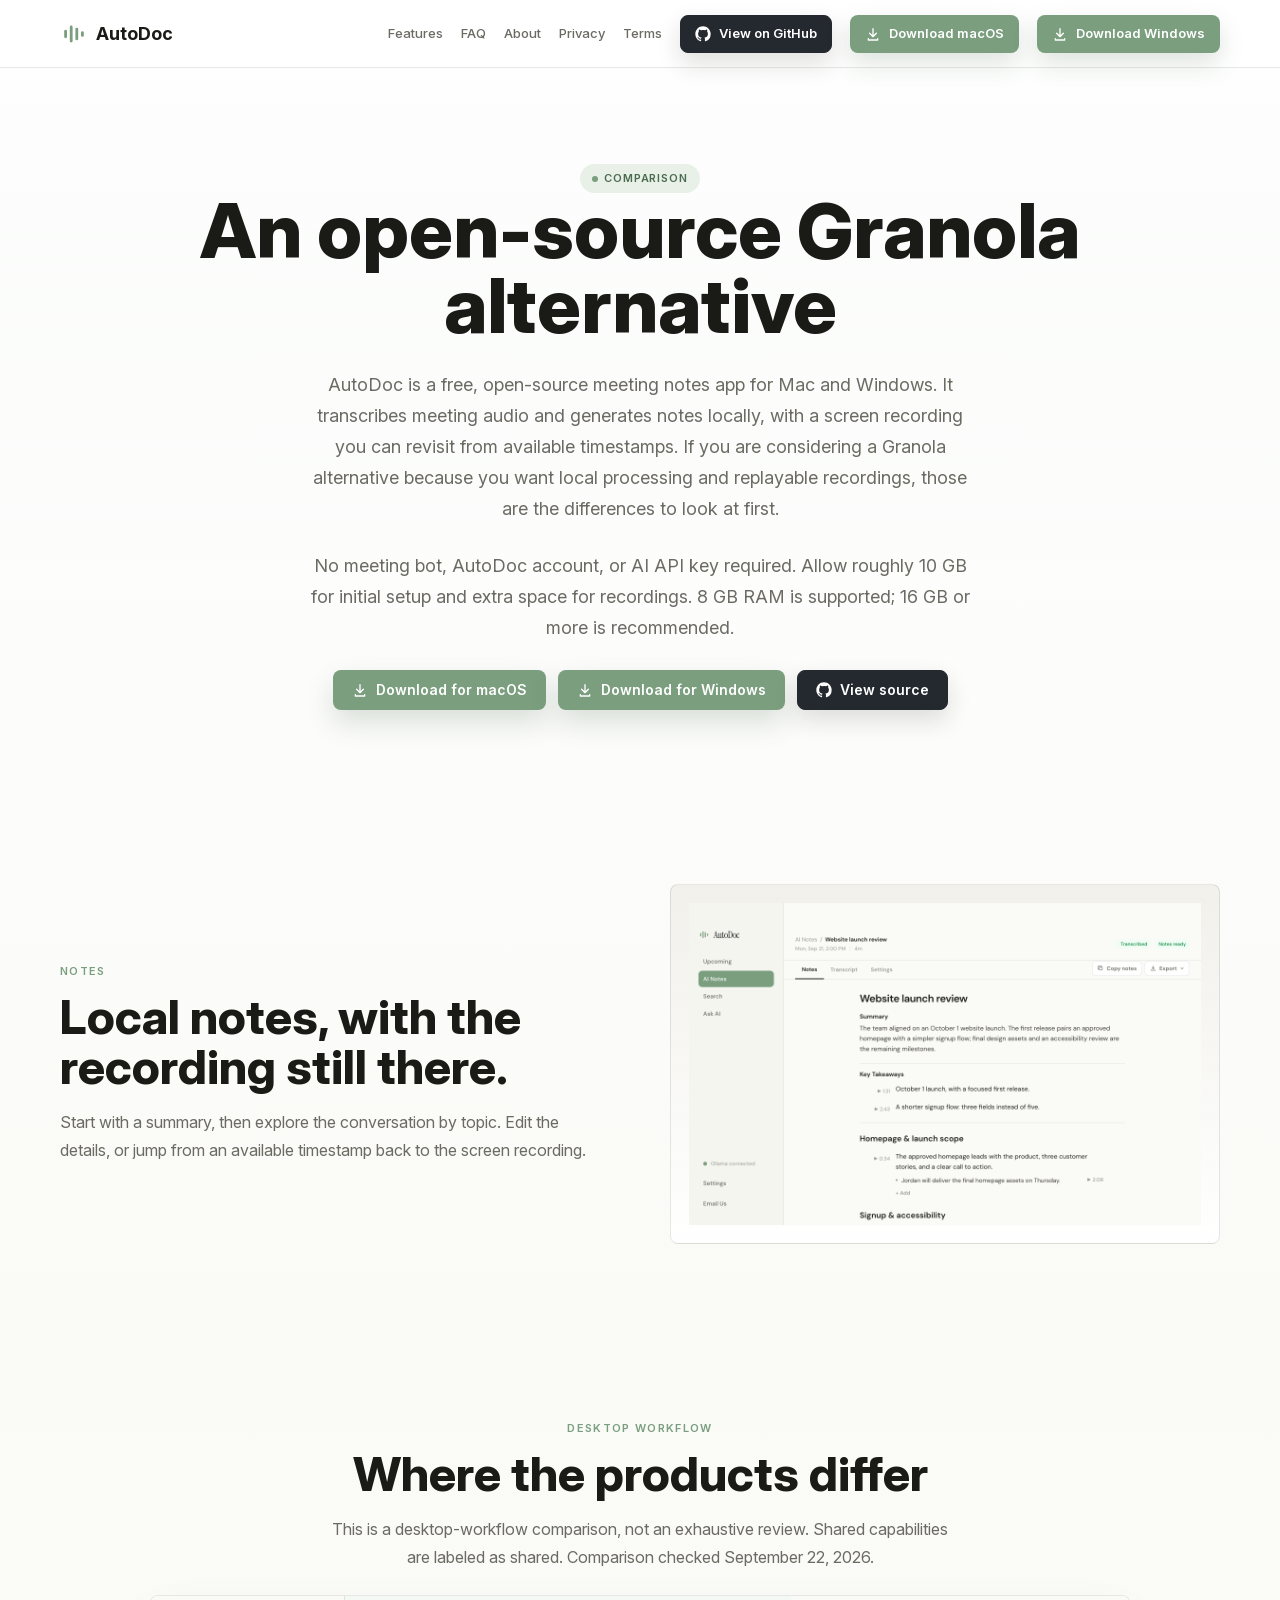
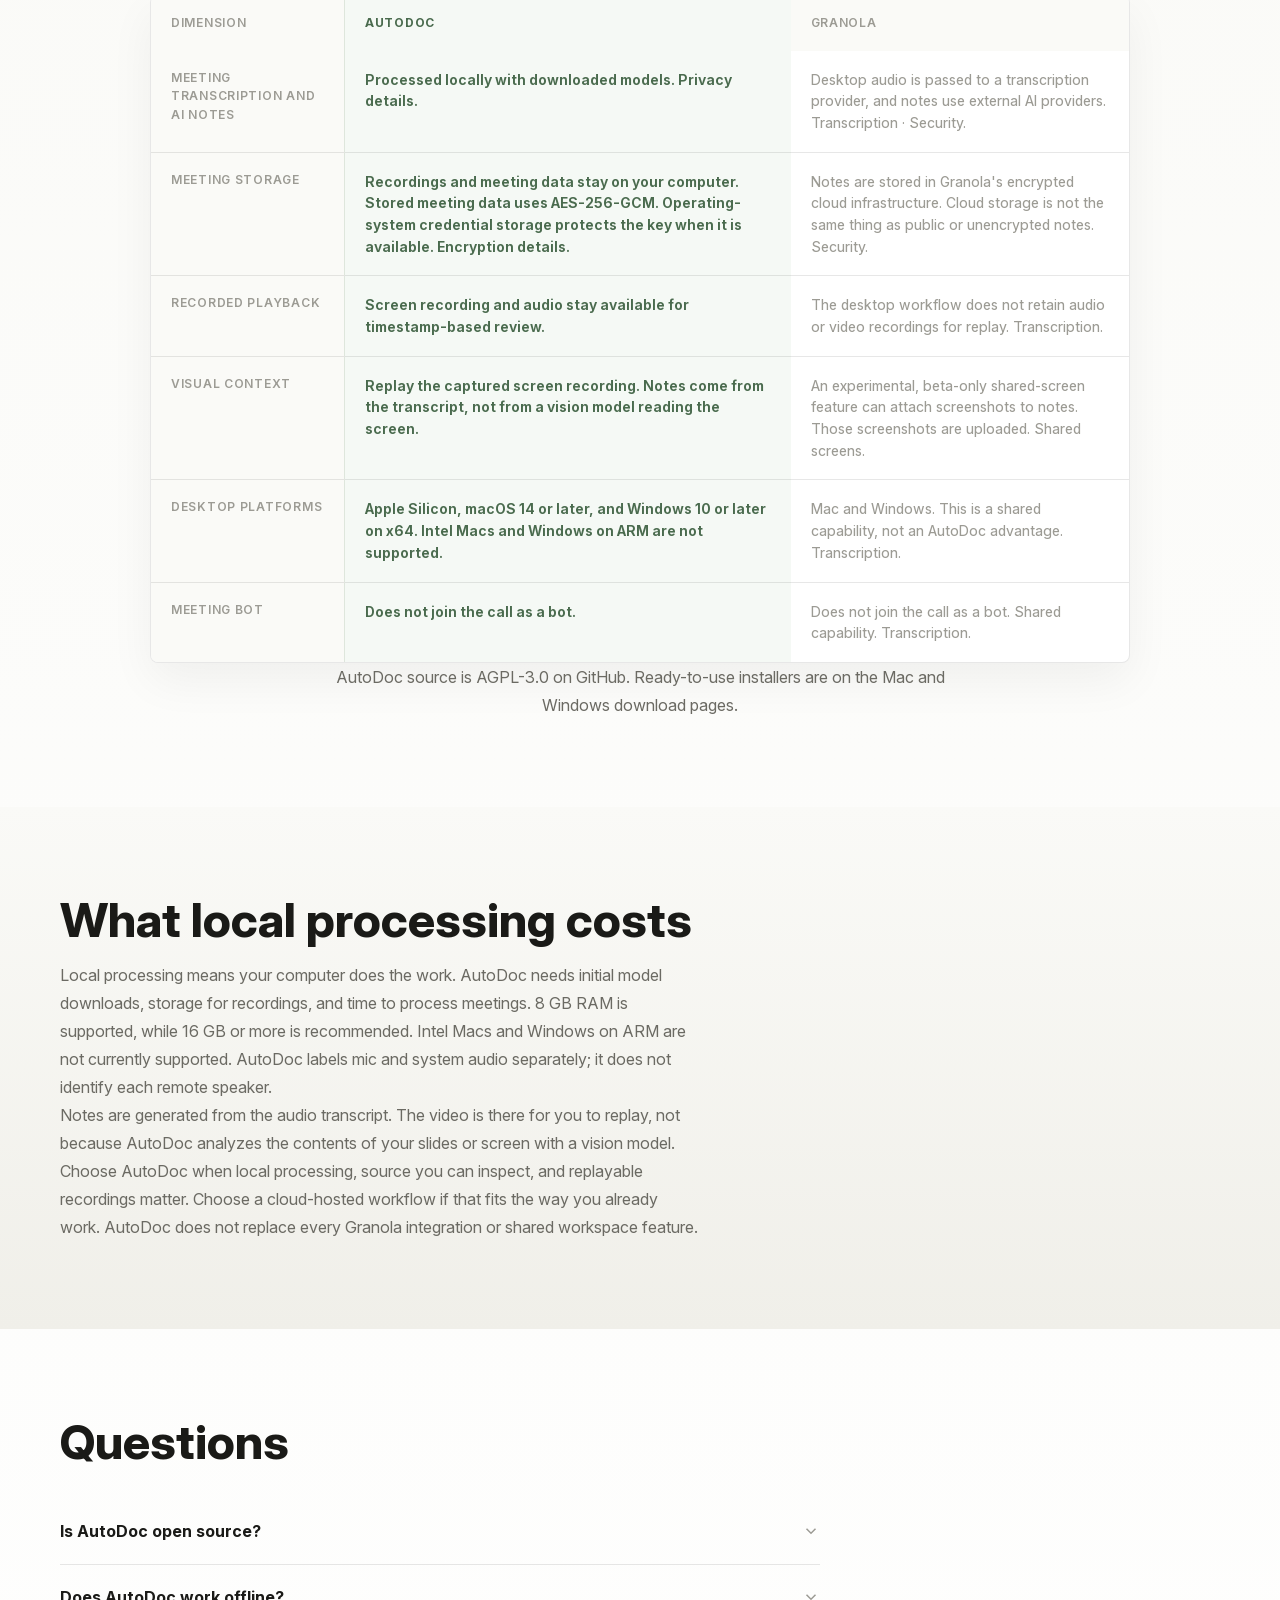
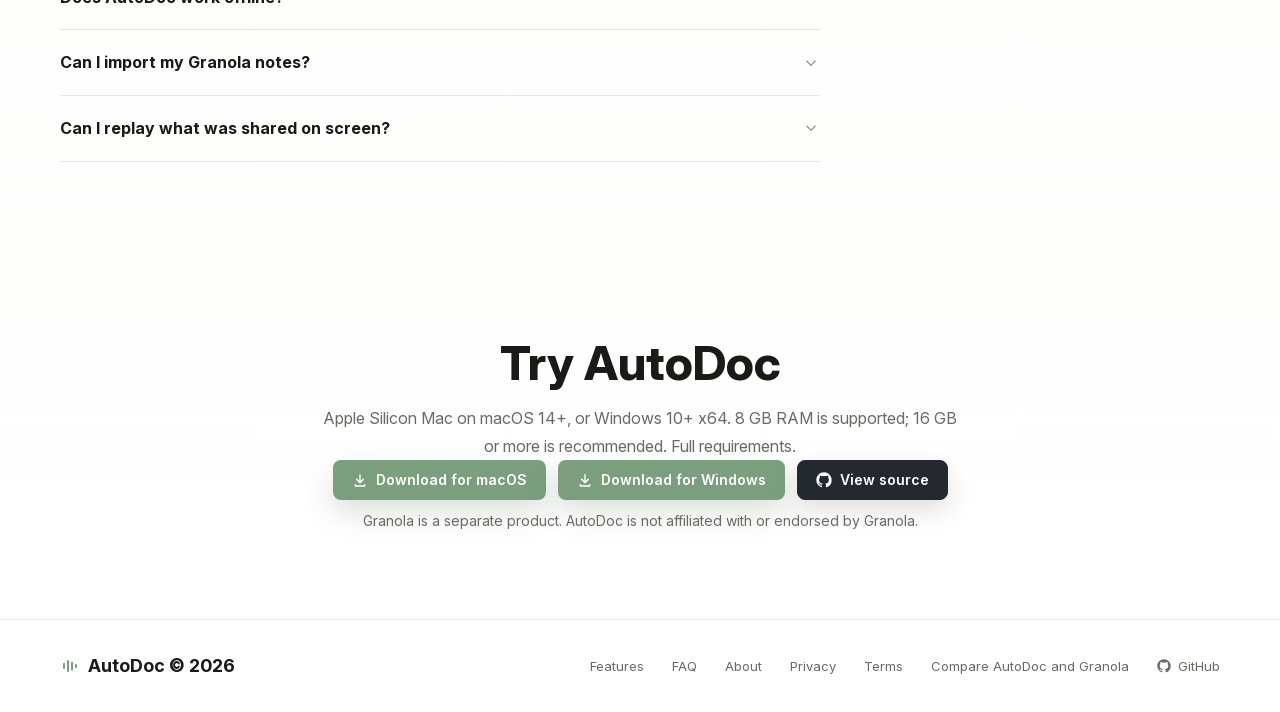
<file: granola-alternative.html>
<!DOCTYPE html>
<html lang="en">
<head>
  <meta charset="UTF-8">
  <meta name="viewport" content="width=device-width, initial-scale=1.0">
  <link rel="preload" href="assets/fonts/InterVariable.woff2" as="font" type="font/woff2" crossorigin>
  <title>Open-source Granola alternative for Mac and Windows | AutoDoc</title>
  <meta name="description" content="Looking for a local-first Granola alternative? AutoDoc creates editable AI meeting notes on your Mac or Windows PC, with local processing and timestamped video playback.">
  <link rel="canonical" href="https://getautodoc.com/granola-alternative">
  <meta property="og:type" content="website">
  <meta property="og:url" content="https://getautodoc.com/granola-alternative">
  <meta property="og:title" content="Open-source Granola alternative for Mac and Windows | AutoDoc">
  <meta property="og:description" content="Looking for a local-first Granola alternative? AutoDoc creates editable AI meeting notes on your Mac or Windows PC, with local processing and timestamped video playback.">
  <meta property="og:image" content="https://getautodoc.com/assets/social/autodoc-v1.2-1200x630.png">
  <meta property="og:image:width" content="1200">
  <meta property="og:image:height" content="630">
  <meta property="og:image:alt" content="AutoDoc Notes with a fictional meeting summary and timestamped topics">
  <meta name="twitter:card" content="summary_large_image">
  <meta name="twitter:title" content="Open-source Granola alternative for Mac and Windows | AutoDoc">
  <meta name="twitter:description" content="Looking for a local-first Granola alternative? AutoDoc creates editable AI meeting notes on your Mac or Windows PC, with local processing and timestamped video playback.">
  <meta name="twitter:image" content="https://getautodoc.com/assets/social/autodoc-v1.2-1200x630.png">
  <meta name="twitter:image:alt" content="AutoDoc Notes with a fictional meeting summary and timestamped topics">
  <link rel="stylesheet" href="css/style.css?v=20260922c">
</head>
<body>

<nav class="nav">
  <a href="/" class="nav-logo">
    <svg viewBox="0 0 40 40" width="28" height="28" fill="none" xmlns="http://www.w3.org/2000/svg">
      <rect x="6" y="14" width="4" height="12" rx="2" fill="#7A9E7E"/>
      <rect x="14" y="8" width="4" height="24" rx="2" fill="#7A9E7E"/>
      <rect x="22" y="11" width="4" height="18" rx="2" fill="#7A9E7E"/>
      <rect x="30" y="16" width="4" height="8" rx="2" fill="#7A9E7E"/>
    </svg>
    <span class="nav-wordmark">AutoDoc</span>
  </a>
  <div class="nav-links">
    <a href="/features">Features</a>
    <a href="/faq">FAQ</a>
    <a href="/about">About</a>
    <a href="/privacy">Privacy</a>
    <a href="/terms">Terms</a>
    <a href="https://github.com/DuetDisplay/AutoDoc#readme" class="btn btn-github btn-icon btn--nav" target="_blank" rel="noopener">View on GitHub</a>
    <a href="/download-mac" class="btn btn-sage btn-download btn-icon btn--nav">Download macOS</a>
    <a href="/download-windows" class="btn btn-sage btn-download btn-icon btn--nav">Download Windows</a>
  </div>
  <button class="nav-hamburger" aria-label="Menu">
    <svg width="24" height="24" viewBox="0 0 24 24" fill="none" stroke="currentColor" stroke-width="1.5" stroke-linecap="round"><line x1="4" y1="6" x2="20" y2="6"/><line x1="4" y1="12" x2="20" y2="12"/><line x1="4" y1="18" x2="20" y2="18"/></svg>
  </button>
</nav>
<div class="nav-mobile">
  <button class="nav-mobile-close" aria-label="Close">&times;</button>
  <div class="nav-mobile-links">
    <a href="/">Home</a>
    <a href="/features">Features</a>
    <a href="/faq">FAQ</a>
    <a href="/about">About</a>
    <a href="/privacy">Privacy</a>
    <a href="/terms">Terms</a>
  </div>
  <div class="nav-mobile-actions">
    <a href="/download-mac" class="btn btn-primary btn-download btn-icon">Download for macOS</a>
    <a href="/download-windows" class="btn btn-primary btn-download btn-icon">Download for Windows</a>
    <a href="https://github.com/DuetDisplay/AutoDoc#readme" class="btn btn-github btn-icon" target="_blank" rel="noopener">View on GitHub</a>
  </div>
</div>

<section class="hero hero--center">
  <div class="badge">Comparison</div>
  <h1 class="hero-headline">An open-source Granola alternative</h1>
  <p class="hero-sub">AutoDoc is a free, open-source meeting notes app for Mac and Windows. It transcribes meeting audio and generates notes locally, with a screen recording you can revisit from available timestamps. If you are considering a Granola alternative because you want local processing and replayable recordings, those are the differences to look at first.</p>
  <p class="hero-sub">No meeting bot, AutoDoc account, or AI API key required. Allow roughly 10 GB for initial setup and extra space for recordings. 8 GB RAM is supported; 16 GB or more is recommended.</p>
  <div class="hero-ctas">
    <a href="/download-mac" class="btn btn-primary btn-download btn-icon">Download for macOS</a>
    <a href="/download-windows" class="btn btn-primary btn-download btn-icon">Download for Windows</a>
    <a href="https://github.com/DuetDisplay/AutoDoc" class="btn btn-github btn-icon" target="_blank" rel="noopener">View source</a>
  </div>
</section>

<section class="section fade-in">
  <div class="grid-2">
    <div class="section-text">
      <div class="section-label">Notes</div>
      <h2 class="section-title">Local notes, with the recording still there.</h2>
      <p class="section-desc">Start with a summary, then explore the conversation by topic. Edit the details, or jump from an available timestamp back to the screen recording.</p>
    </div>
    <div class="screenshot screenshot--dark">
      <img src="assets/screenshots/notes-v1.2.png" width="2160" height="1360" alt="AutoDoc Notes with a summary and conversation topics">
    </div>
  </div>
</section>

<section class="section section--center fade-in">
  <div class="section-header">
    <div class="section-label">Desktop workflow</div>
    <h2 class="section-title">Where the products differ</h2>
    <p class="section-desc">This is a desktop-workflow comparison, not an exhaustive review. Shared capabilities are labeled as shared. Comparison checked September 22, 2026.</p>
  </div>
  <div class="compare-table-wrap">
    <table class="compare-table">
      <thead>
        <tr>
          <th scope="col">Dimension</th>
          <th scope="col">AutoDoc</th>
          <th scope="col">Granola</th>
        </tr>
      </thead>
      <tbody>
        <tr>
          <th scope="row">Meeting transcription and AI notes</th>
          <td>Processed locally with downloaded models. <a href="/privacy">Privacy details</a>.</td>
          <td>Desktop audio is passed to a transcription provider, and notes use external AI providers. <a href="https://docs.granola.ai/help-center/taking-notes/transcription">Transcription</a> · <a href="https://www.granola.ai/security">Security</a>.</td>
        </tr>
        <tr>
          <th scope="row">Meeting storage</th>
          <td>Recordings and meeting data stay on your computer. Stored meeting data uses AES-256-GCM. Operating-system credential storage protects the key when it is available. <a href="/faq">Encryption details</a>.</td>
          <td>Notes are stored in Granola's encrypted cloud infrastructure. Cloud storage is not the same thing as public or unencrypted notes. <a href="https://www.granola.ai/security">Security</a>.</td>
        </tr>
        <tr>
          <th scope="row">Recorded playback</th>
          <td>Screen recording and audio stay available for timestamp-based review.</td>
          <td>The desktop workflow does not retain audio or video recordings for replay. <a href="https://docs.granola.ai/help-center/taking-notes/transcription">Transcription</a>.</td>
        </tr>
        <tr>
          <th scope="row">Visual context</th>
          <td>Replay the captured screen recording. Notes come from the transcript, not from a vision model reading the screen.</td>
          <td>An experimental, beta-only shared-screen feature can attach screenshots to notes. Those screenshots are uploaded. <a href="https://docs.granola.ai/help-center/taking-notes/capture-shared-screens">Shared screens</a>.</td>
        </tr>
        <tr>
          <th scope="row">Desktop platforms</th>
          <td>Apple Silicon, macOS 14 or later, and Windows 10 or later on x64. Intel Macs and Windows on ARM are not supported.</td>
          <td>Mac and Windows. This is a shared capability, not an AutoDoc advantage. <a href="https://docs.granola.ai/help-center/taking-notes/transcription">Transcription</a>.</td>
        </tr>
        <tr>
          <th scope="row">Meeting bot</th>
          <td>Does not join the call as a bot.</td>
          <td>Does not join the call as a bot. Shared capability. <a href="https://docs.granola.ai/help-center/taking-notes/transcription">Transcription</a>.</td>
        </tr>
      </tbody>
    </table>
  </div>
  <p class="section-desc">AutoDoc source is <a href="https://github.com/DuetDisplay/AutoDoc">AGPL-3.0 on GitHub</a>. Ready-to-use installers are on the <a href="/download-mac">Mac</a> and <a href="/download-windows">Windows</a> download pages.</p>
</section>

<section class="section section--deep fade-in">
  <div class="section-header">
    <h2 class="section-title">What local processing costs</h2>
    <p class="section-desc">Local processing means your computer does the work. AutoDoc needs initial model downloads, storage for recordings, and time to process meetings. 8 GB RAM is supported, while 16 GB or more is recommended. Intel Macs and Windows on ARM are not currently supported. AutoDoc labels mic and system audio separately; it does not identify each remote speaker.</p>
    <p class="section-desc">Notes are generated from the audio transcript. The video is there for you to replay, not because AutoDoc analyzes the contents of your slides or screen with a vision model.</p>
    <p class="section-desc">Choose AutoDoc when local processing, source you can inspect, and replayable recordings matter. Choose a cloud-hosted workflow if that fits the way you already work. AutoDoc does not replace every Granola integration or shared workspace feature.</p>
  </div>
</section>

<section class="section fade-in">
  <div class="section-header">
    <h2 class="section-title">Questions</h2>
  </div>
  <div class="faq-list">
    <div class="faq-item">
      <button class="faq-question" type="button" aria-expanded="false">Is AutoDoc open source?<svg viewBox="0 0 24 24" fill="none" stroke="currentColor" stroke-width="2" aria-hidden="true"><path d="M6 9l6 6 6-6"/></svg></button>
      <div class="faq-answer">Yes. AutoDoc is licensed under AGPL-3.0. The <a href="https://github.com/DuetDisplay/AutoDoc">source</a> is public, and ready-to-use Mac and Windows installers are available.</div>
    </div>
    <div class="faq-item">
      <button class="faq-question" type="button" aria-expanded="false">Does AutoDoc work offline?<svg viewBox="0 0 24 24" fill="none" stroke="currentColor" stroke-width="2" aria-hidden="true"><path d="M6 9l6 6 6-6"/></svg></button>
      <div class="faq-answer">Recording, transcription, and notes work offline after setup. Initial model downloads, later app and model updates, optional calendar connections, and opt-in diagnostics use the network. See the <a href="/privacy">privacy details</a>.</div>
    </div>
    <div class="faq-item">
      <button class="faq-question" type="button" aria-expanded="false">Can I import my Granola notes?<svg viewBox="0 0 24 24" fill="none" stroke="currentColor" stroke-width="2" aria-hidden="true"><path d="M6 9l6 6 6-6"/></svg></button>
      <div class="faq-answer">No dedicated Granola import workflow is currently offered.</div>
    </div>
    <div class="faq-item">
      <button class="faq-question" type="button" aria-expanded="false">Can I replay what was shared on screen?<svg viewBox="0 0 24 24" fill="none" stroke="currentColor" stroke-width="2" aria-hidden="true"><path d="M6 9l6 6 6-6"/></svg></button>
      <div class="faq-answer">Yes. AutoDoc keeps the screen recording, and available timestamps in the notes or transcript seek to that moment. The notes themselves are written from the audio transcript, not from an analysis of the video.</div>
    </div>
  </div>
</section>

<section class="section cta-section fade-in">
  <h2 class="section-title">Try AutoDoc</h2>
  <p class="section-desc">Apple Silicon Mac on macOS 14+, or Windows 10+ x64. 8 GB RAM is supported; 16 GB or more is recommended. <a href="/faq#requirements">Full requirements</a>.</p>
  <div class="cta-buttons">
    <a href="/download-mac" class="btn btn-primary btn-download btn-icon">Download for macOS</a>
    <a href="/download-windows" class="btn btn-primary btn-download btn-icon">Download for Windows</a>
    <a href="https://github.com/DuetDisplay/AutoDoc" class="btn btn-github btn-icon" target="_blank" rel="noopener">View source</a>
  </div>
  <p class="media-caption">Granola is a separate product. AutoDoc is not affiliated with or endorsed by Granola.</p>
</section>

<footer class="footer">
  <div class="footer-logo">
    <svg viewBox="0 0 40 40" width="20" height="20" fill="none" xmlns="http://www.w3.org/2000/svg">
      <rect x="6" y="14" width="4" height="12" rx="2" fill="#7A9E7E"/>
      <rect x="14" y="8" width="4" height="24" rx="2" fill="#7A9E7E"/>
      <rect x="22" y="11" width="4" height="18" rx="2" fill="#7A9E7E"/>
      <rect x="30" y="16" width="4" height="8" rx="2" fill="#7A9E7E"/>
    </svg>
    <span>AutoDoc &copy; 2026</span>
  </div>
  <div class="footer-links">
    <a href="/features">Features</a>
    <a href="/faq">FAQ</a>
    <a href="/about">About</a>
    <a href="/privacy">Privacy</a>
    <a href="/terms">Terms</a>
    <a href="/granola-alternative">Compare AutoDoc and Granola</a>
    <a href="https://github.com/DuetDisplay/AutoDoc#readme" class="footer-github" target="_blank" rel="noopener">GitHub</a>
  </div>
</footer>

  <script src="js/main.js?v=20261016"></script>
</body>
</html>
</file>
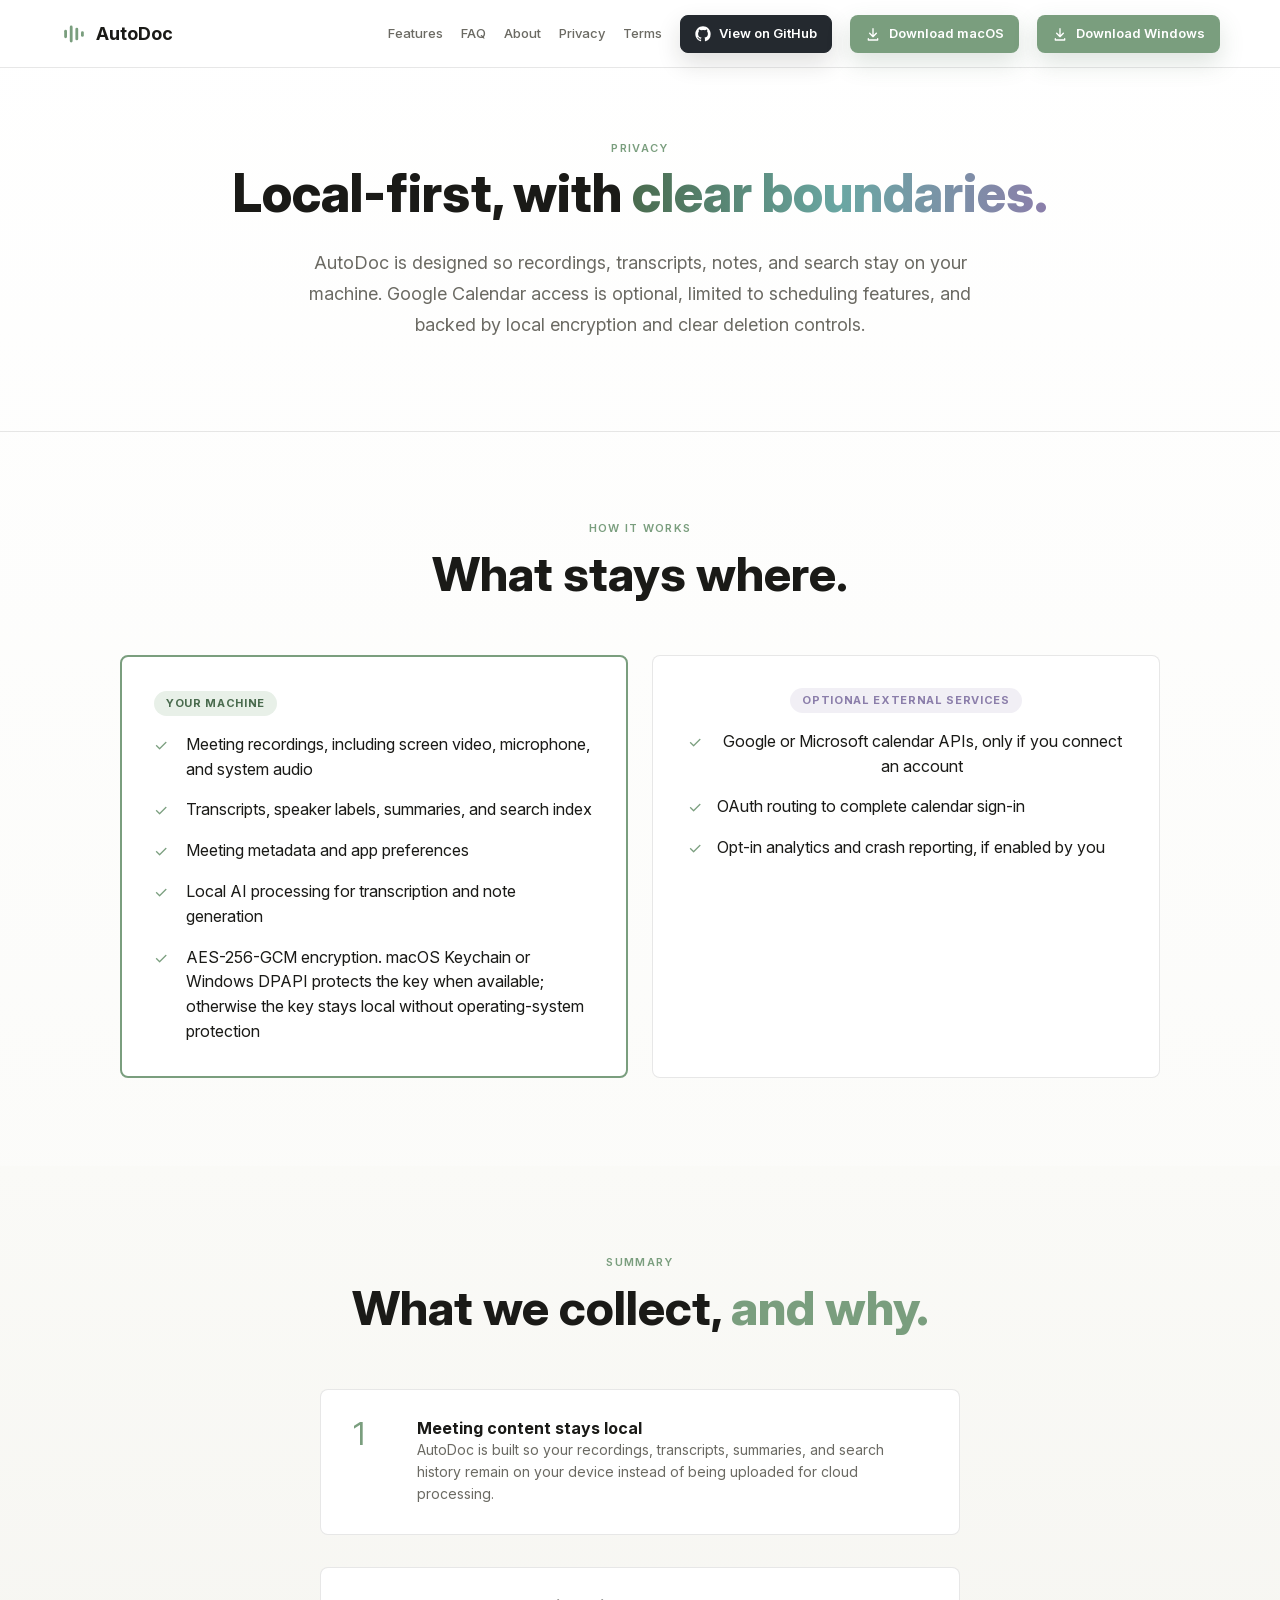
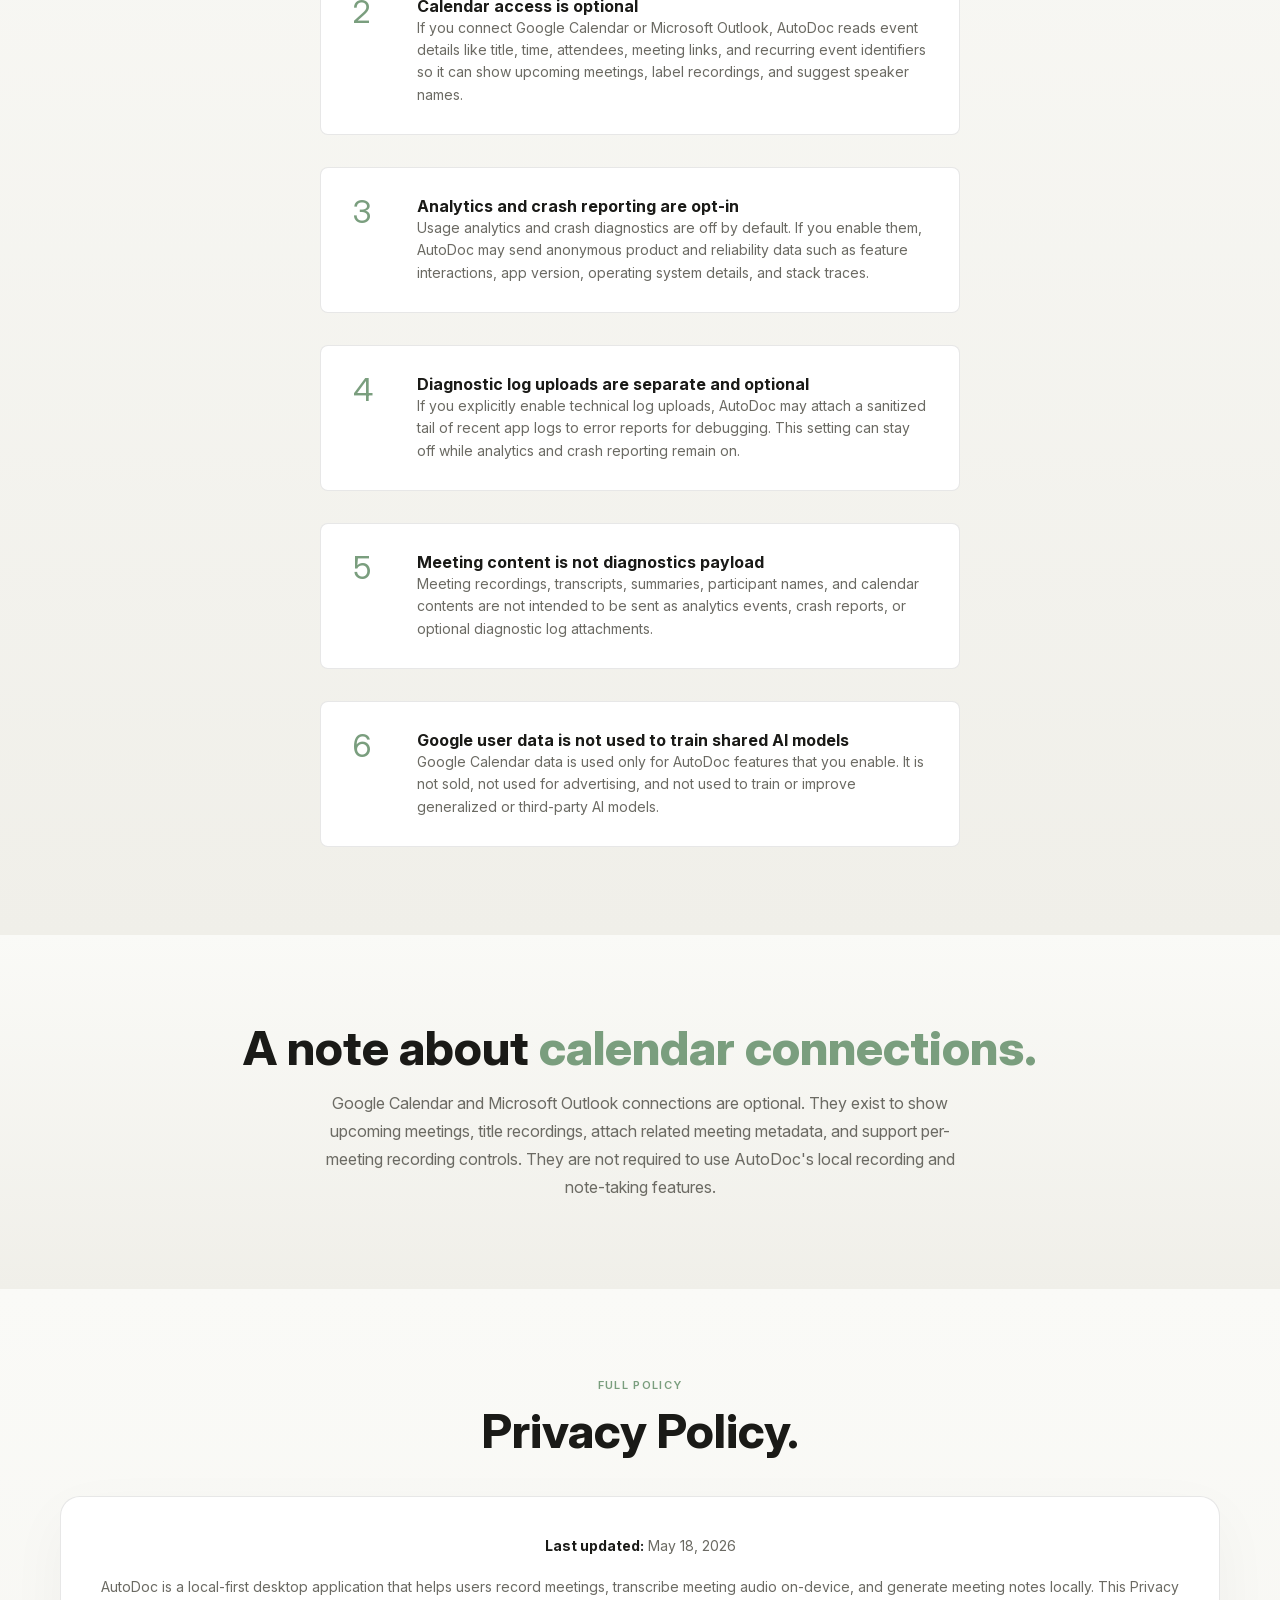
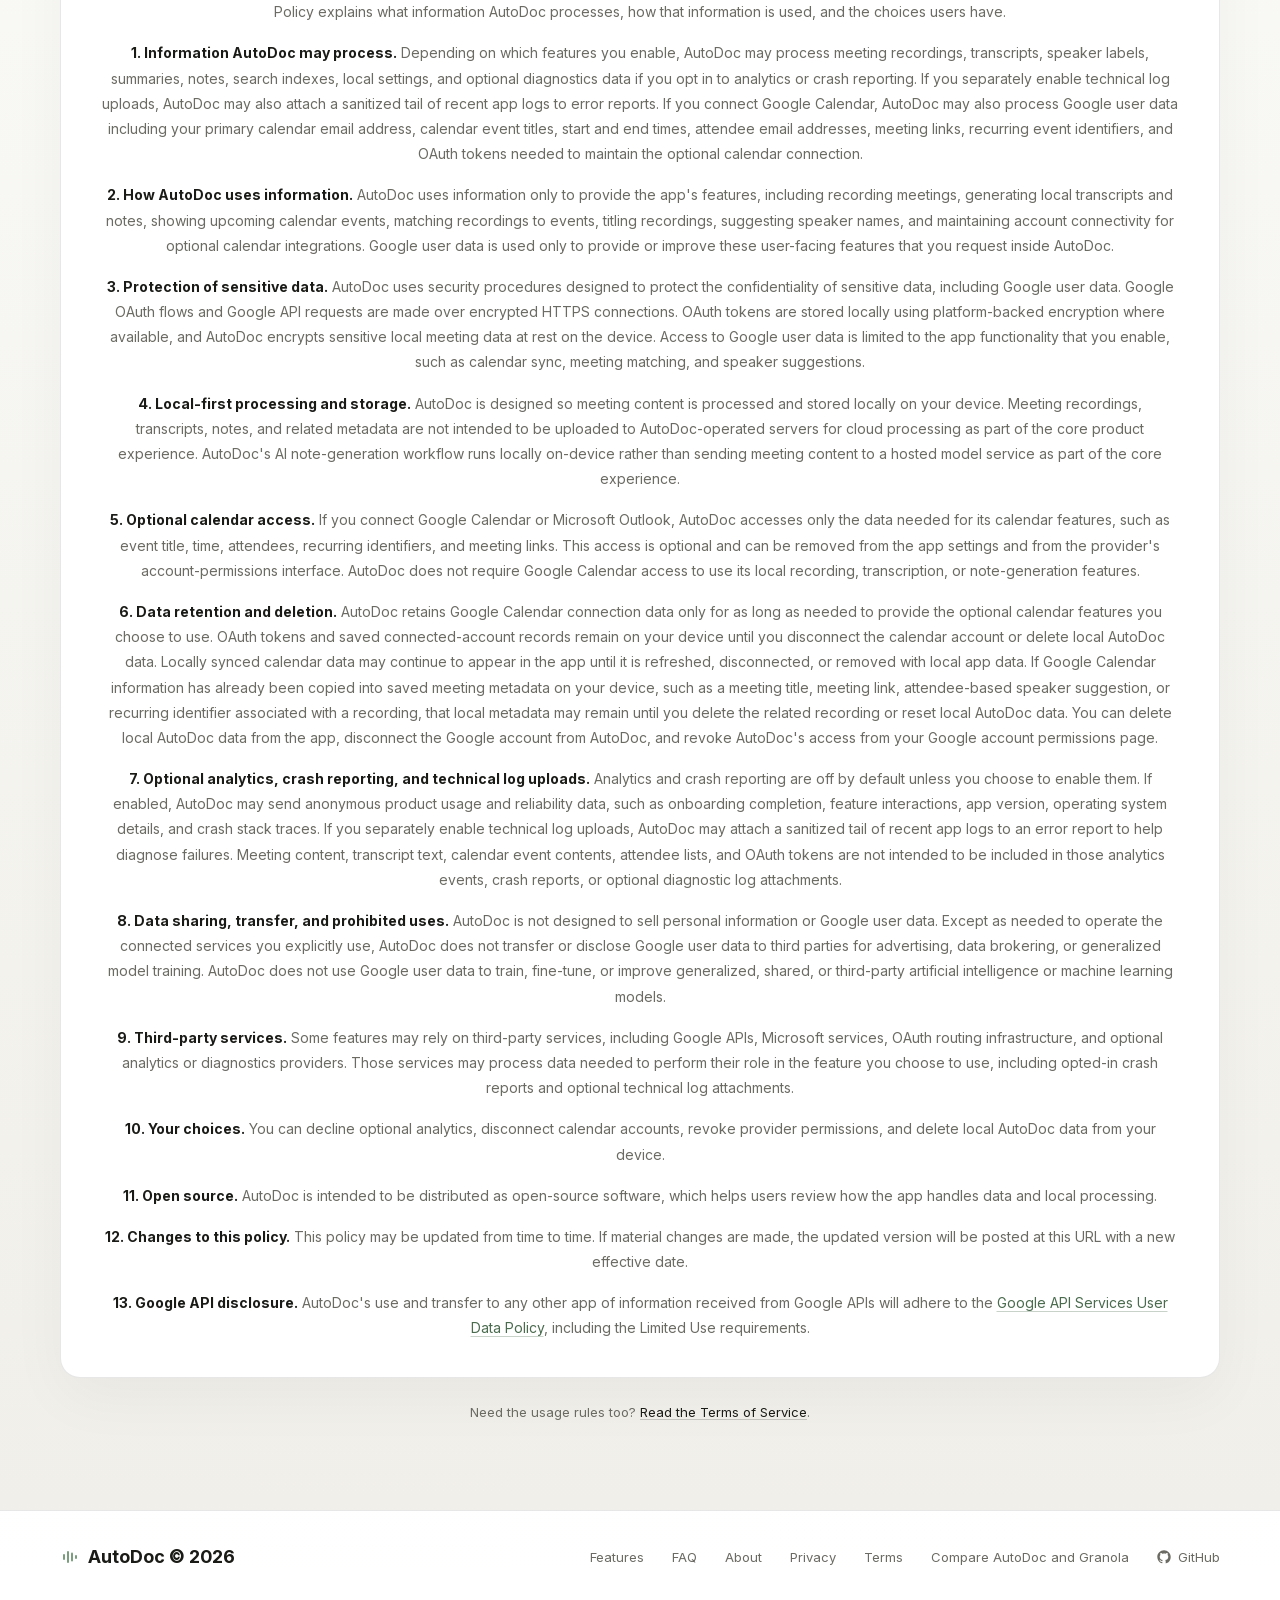
<file: privacy.html>
<!DOCTYPE html>
<html lang="en">
<head>
  <meta charset="UTF-8">
  <meta name="viewport" content="width=device-width, initial-scale=1.0">
  <link rel="preload" href="assets/fonts/InterVariable.woff2" as="font" type="font/woff2" crossorigin>
  <title>Privacy — AutoDoc</title>
  <meta name="description" content="AutoDoc is local-first by design. Meeting content stays on your device, calendar access is optional, and analytics are opt-in.">
  <link rel="canonical" href="https://getautodoc.com/privacy">
  <meta property="og:title" content="Privacy — AutoDoc">
  <meta property="og:description" content="Local-first meeting notes with optional calendar access and opt-in diagnostics.">
  <meta property="og:type" content="website">
  <meta property="og:url" content="https://getautodoc.com/privacy">
  <meta property="og:image" content="https://getautodoc.com/assets/social/autodoc-v1.2-1200x630.png">
  <meta property="og:image:width" content="1200">
  <meta property="og:image:height" content="630">
  <meta property="og:image:alt" content="AutoDoc Notes with a fictional meeting summary and timestamped topics">
  <meta name="twitter:card" content="summary_large_image">
  <meta name="twitter:image" content="https://getautodoc.com/assets/social/autodoc-v1.2-1200x630.png">
  <meta name="twitter:image:alt" content="AutoDoc Notes with a fictional meeting summary and timestamped topics">
  <link rel="stylesheet" href="css/style.css?v=20260922c">
</head>
<body>

<nav class="nav">
  <a href="/" class="nav-logo">
    <svg viewBox="0 0 40 40" width="28" height="28" fill="none" xmlns="http://www.w3.org/2000/svg">
      <rect x="6" y="14" width="4" height="12" rx="2" fill="#7A9E7E"/>
      <rect x="14" y="8" width="4" height="24" rx="2" fill="#7A9E7E"/>
      <rect x="22" y="11" width="4" height="18" rx="2" fill="#7A9E7E"/>
      <rect x="30" y="16" width="4" height="8" rx="2" fill="#7A9E7E"/>
    </svg>
    <span class="nav-wordmark">AutoDoc</span>
  </a>
  <div class="nav-links">
    <a href="/features">Features</a>
    <a href="/faq">FAQ</a>
    <a href="/about">About</a>
    <a href="/privacy">Privacy</a>
    <a href="/terms">Terms</a>
    <a href="https://github.com/DuetDisplay/AutoDoc#readme" class="btn btn-github btn-icon btn--nav" target="_blank" rel="noopener">View on GitHub</a>
    <a href="/download-mac" class="btn btn-sage btn-download btn-icon btn--nav">Download macOS</a>
    <a href="/download-windows" class="btn btn-sage btn-download btn-icon btn--nav">Download Windows</a>
  </div>
  <button class="nav-hamburger" aria-label="Menu">
    <svg width="24" height="24" viewBox="0 0 24 24" fill="none" stroke="currentColor" stroke-width="1.5" stroke-linecap="round"><line x1="4" y1="6" x2="20" y2="6"/><line x1="4" y1="12" x2="20" y2="12"/><line x1="4" y1="18" x2="20" y2="18"/></svg>
  </button>
</nav>
<div class="nav-mobile">
  <button class="nav-mobile-close" aria-label="Close">&times;</button>
  <div class="nav-mobile-links">
    <a href="/">Home</a>
    <a href="/features">Features</a>
    <a href="/faq">FAQ</a>
    <a href="/about">About</a>
    <a href="/privacy">Privacy</a>
    <a href="/terms">Terms</a>
  </div>
  <div class="nav-mobile-actions">
    <a href="/download-mac" class="btn btn-primary btn-download btn-icon">Download for macOS</a>
    <a href="/download-windows" class="btn btn-primary btn-download btn-icon">Download for Windows</a>
    <a href="https://github.com/DuetDisplay/AutoDoc#readme" class="btn btn-github btn-icon" target="_blank" rel="noopener">View on GitHub</a>
  </div>
</div>

<section class="page-hero page-hero--center">
  <div class="section-label">Privacy</div>
  <h1 class="hero-headline">Local-first, with <em>clear boundaries.</em></h1>
  <p class="hero-sub">AutoDoc is designed so recordings, transcripts, notes, and search stay on your machine. Google Calendar access is optional, limited to scheduling features, and backed by local encryption and clear deletion controls.</p>
</section>

<section class="section section--center fade-in">
  <div class="section-label">How it works</div>
  <h2 class="section-title">What stays where.</h2>
  <div class="privacy-grid" style="margin-top: 40px;">
    <div class="privacy-card privacy-card--local">
      <span class="privacy-badge privacy-badge--local">Your machine</span>
      <div class="checklist">
        <div class="checklist-item">
          <span class="checklist-icon">✓</span>
          <span>Meeting recordings, including screen video, microphone, and system audio</span>
        </div>
        <div class="checklist-item">
          <span class="checklist-icon">✓</span>
          <span>Transcripts, speaker labels, summaries, and search index</span>
        </div>
        <div class="checklist-item">
          <span class="checklist-icon">✓</span>
          <span>Meeting metadata and app preferences</span>
        </div>
        <div class="checklist-item">
          <span class="checklist-icon">✓</span>
          <span>Local AI processing for transcription and note generation</span>
        </div>
        <div class="checklist-item">
          <span class="checklist-icon">✓</span>
          <span>AES-256-GCM encryption. macOS Keychain or Windows DPAPI protects the key when available; otherwise the key stays local without operating-system protection</span>
        </div>
      </div>
    </div>
    <div class="privacy-card privacy-card--servers">
      <span class="privacy-badge privacy-badge--servers">Optional external services</span>
      <div class="checklist">
        <div class="checklist-item">
          <span class="checklist-icon">✓</span>
          <span>Google or Microsoft calendar APIs, only if you connect an account</span>
        </div>
        <div class="checklist-item">
          <span class="checklist-icon">✓</span>
          <span>OAuth routing to complete calendar sign-in</span>
        </div>
        <div class="checklist-item">
          <span class="checklist-icon">✓</span>
          <span>Opt-in analytics and crash reporting, if enabled by you</span>
        </div>
      </div>
    </div>
  </div>
</section>

<section class="section section--deep section--center fade-in">
  <div class="section-label">Summary</div>
  <h2 class="section-title">What we collect, <em>and why.</em></h2>
  <div class="commitment-list">
    <div class="commitment">
      <span class="commitment-number">1</span>
      <div>
        <div class="commitment-title">Meeting content stays local</div>
        <div class="commitment-desc">AutoDoc is built so your recordings, transcripts, summaries, and search history remain on your device instead of being uploaded for cloud processing.</div>
      </div>
    </div>
    <div class="commitment">
      <span class="commitment-number">2</span>
      <div>
        <div class="commitment-title">Calendar access is optional</div>
        <div class="commitment-desc">If you connect Google Calendar or Microsoft Outlook, AutoDoc reads event details like title, time, attendees, meeting links, and recurring event identifiers so it can show upcoming meetings, label recordings, and suggest speaker names.</div>
      </div>
    </div>
    <div class="commitment">
      <span class="commitment-number">3</span>
      <div>
        <div class="commitment-title">Analytics and crash reporting are opt-in</div>
        <div class="commitment-desc">Usage analytics and crash diagnostics are off by default. If you enable them, AutoDoc may send anonymous product and reliability data such as feature interactions, app version, operating system details, and stack traces.</div>
      </div>
    </div>
    <div class="commitment">
      <span class="commitment-number">4</span>
      <div>
        <div class="commitment-title">Diagnostic log uploads are separate and optional</div>
        <div class="commitment-desc">If you explicitly enable technical log uploads, AutoDoc may attach a sanitized tail of recent app logs to error reports for debugging. This setting can stay off while analytics and crash reporting remain on.</div>
      </div>
    </div>
    <div class="commitment">
      <span class="commitment-number">5</span>
      <div>
        <div class="commitment-title">Meeting content is not diagnostics payload</div>
        <div class="commitment-desc">Meeting recordings, transcripts, summaries, participant names, and calendar contents are not intended to be sent as analytics events, crash reports, or optional diagnostic log attachments.</div>
      </div>
    </div>
    <div class="commitment">
      <span class="commitment-number">6</span>
      <div>
        <div class="commitment-title">Google user data is not used to train shared AI models</div>
        <div class="commitment-desc">Google Calendar data is used only for AutoDoc features that you enable. It is not sold, not used for advertising, and not used to train or improve generalized or third-party AI models.</div>
      </div>
    </div>
  </div>
</section>

<section class="section section--deep section--center fade-in">
  <h2 class="section-title">A note about <em>calendar connections.</em></h2>
  <p class="section-desc">Google Calendar and Microsoft Outlook connections are optional. They exist to show upcoming meetings, title recordings, attach related meeting metadata, and support per-meeting recording controls. They are not required to use AutoDoc's local recording and note-taking features.</p>
</section>

<section class="section section--deep fade-in legal-section">
  <div class="legal-section-header">
    <div class="section-label">Full Policy</div>
    <h2 class="section-title">Privacy Policy.</h2>
  </div>
  <div class="legal-card legal-prose">
    <p><strong>Last updated:</strong> May 18, 2026</p>

    <p>AutoDoc is a local-first desktop application that helps users record meetings, transcribe meeting audio on-device, and generate meeting notes locally. This Privacy Policy explains what information AutoDoc processes, how that information is used, and the choices users have.</p>

    <p><strong>1. Information AutoDoc may process.</strong> Depending on which features you enable, AutoDoc may process meeting recordings, transcripts, speaker labels, summaries, notes, search indexes, local settings, and optional diagnostics data if you opt in to analytics or crash reporting. If you separately enable technical log uploads, AutoDoc may also attach a sanitized tail of recent app logs to error reports. If you connect Google Calendar, AutoDoc may also process Google user data including your primary calendar email address, calendar event titles, start and end times, attendee email addresses, meeting links, recurring event identifiers, and OAuth tokens needed to maintain the optional calendar connection.</p>

    <p><strong>2. How AutoDoc uses information.</strong> AutoDoc uses information only to provide the app's features, including recording meetings, generating local transcripts and notes, showing upcoming calendar events, matching recordings to events, titling recordings, suggesting speaker names, and maintaining account connectivity for optional calendar integrations. Google user data is used only to provide or improve these user-facing features that you request inside AutoDoc.</p>

    <p><strong>3. Protection of sensitive data.</strong> AutoDoc uses security procedures designed to protect the confidentiality of sensitive data, including Google user data. Google OAuth flows and Google API requests are made over encrypted HTTPS connections. OAuth tokens are stored locally using platform-backed encryption where available, and AutoDoc encrypts sensitive local meeting data at rest on the device. Access to Google user data is limited to the app functionality that you enable, such as calendar sync, meeting matching, and speaker suggestions.</p>

    <p><strong>4. Local-first processing and storage.</strong> AutoDoc is designed so meeting content is processed and stored locally on your device. Meeting recordings, transcripts, notes, and related metadata are not intended to be uploaded to AutoDoc-operated servers for cloud processing as part of the core product experience. AutoDoc's AI note-generation workflow runs locally on-device rather than sending meeting content to a hosted model service as part of the core experience.</p>

    <p><strong>5. Optional calendar access.</strong> If you connect Google Calendar or Microsoft Outlook, AutoDoc accesses only the data needed for its calendar features, such as event title, time, attendees, recurring identifiers, and meeting links. This access is optional and can be removed from the app settings and from the provider's account-permissions interface. AutoDoc does not require Google Calendar access to use its local recording, transcription, or note-generation features.</p>

    <p><strong>6. Data retention and deletion.</strong> AutoDoc retains Google Calendar connection data only for as long as needed to provide the optional calendar features you choose to use. OAuth tokens and saved connected-account records remain on your device until you disconnect the calendar account or delete local AutoDoc data. Locally synced calendar data may continue to appear in the app until it is refreshed, disconnected, or removed with local app data. If Google Calendar information has already been copied into saved meeting metadata on your device, such as a meeting title, meeting link, attendee-based speaker suggestion, or recurring identifier associated with a recording, that local metadata may remain until you delete the related recording or reset local AutoDoc data. You can delete local AutoDoc data from the app, disconnect the Google account from AutoDoc, and revoke AutoDoc's access from your Google account permissions page.</p>

    <p><strong>7. Optional analytics, crash reporting, and technical log uploads.</strong> Analytics and crash reporting are off by default unless you choose to enable them. If enabled, AutoDoc may send anonymous product usage and reliability data, such as onboarding completion, feature interactions, app version, operating system details, and crash stack traces. If you separately enable technical log uploads, AutoDoc may attach a sanitized tail of recent app logs to an error report to help diagnose failures. Meeting content, transcript text, calendar event contents, attendee lists, and OAuth tokens are not intended to be included in those analytics events, crash reports, or optional diagnostic log attachments.</p>

    <p><strong>8. Data sharing, transfer, and prohibited uses.</strong> AutoDoc is not designed to sell personal information or Google user data. Except as needed to operate the connected services you explicitly use, AutoDoc does not transfer or disclose Google user data to third parties for advertising, data brokering, or generalized model training. AutoDoc does not use Google user data to train, fine-tune, or improve generalized, shared, or third-party artificial intelligence or machine learning models.</p>

    <p><strong>9. Third-party services.</strong> Some features may rely on third-party services, including Google APIs, Microsoft services, OAuth routing infrastructure, and optional analytics or diagnostics providers. Those services may process data needed to perform their role in the feature you choose to use, including opted-in crash reports and optional technical log attachments.</p>

    <p><strong>10. Your choices.</strong> You can decline optional analytics, disconnect calendar accounts, revoke provider permissions, and delete local AutoDoc data from your device.</p>

    <p><strong>11. Open source.</strong> AutoDoc is intended to be distributed as open-source software, which helps users review how the app handles data and local processing.</p>

    <p><strong>12. Changes to this policy.</strong> This policy may be updated from time to time. If material changes are made, the updated version will be posted at this URL with a new effective date.</p>

    <p><strong>13. Google API disclosure.</strong> AutoDoc's use and transfer to any other app of information received from Google APIs will adhere to the <a href="https://developers.google.com/terms/api-services-user-data-policy">Google API Services User Data Policy</a>, including the Limited Use requirements.</p>
  </div>
  <p class="legal-related">Need the usage rules too? <a href="/terms">Read the Terms of Service</a>.</p>
</section>

<footer class="footer">
  <div class="footer-logo">
    <svg viewBox="0 0 40 40" width="20" height="20" fill="none" xmlns="http://www.w3.org/2000/svg">
      <rect x="6" y="14" width="4" height="12" rx="2" fill="#7A9E7E"/>
      <rect x="14" y="8" width="4" height="24" rx="2" fill="#7A9E7E"/>
      <rect x="22" y="11" width="4" height="18" rx="2" fill="#7A9E7E"/>
      <rect x="30" y="16" width="4" height="8" rx="2" fill="#7A9E7E"/>
    </svg>
    <span>AutoDoc &copy; 2026</span>
  </div>
  <div class="footer-links">
    <a href="/features">Features</a>
    <a href="/faq">FAQ</a>
    <a href="/about">About</a>
    <a href="/privacy">Privacy</a>
    <a href="/terms">Terms</a>
    <a href="/granola-alternative">Compare AutoDoc and Granola</a>
    <a href="https://github.com/DuetDisplay/AutoDoc#readme" class="footer-github" target="_blank" rel="noopener">GitHub</a>
  </div>
</footer>
<script src="js/main.js?v=20261016"></script>
</body>
</html>
</file>
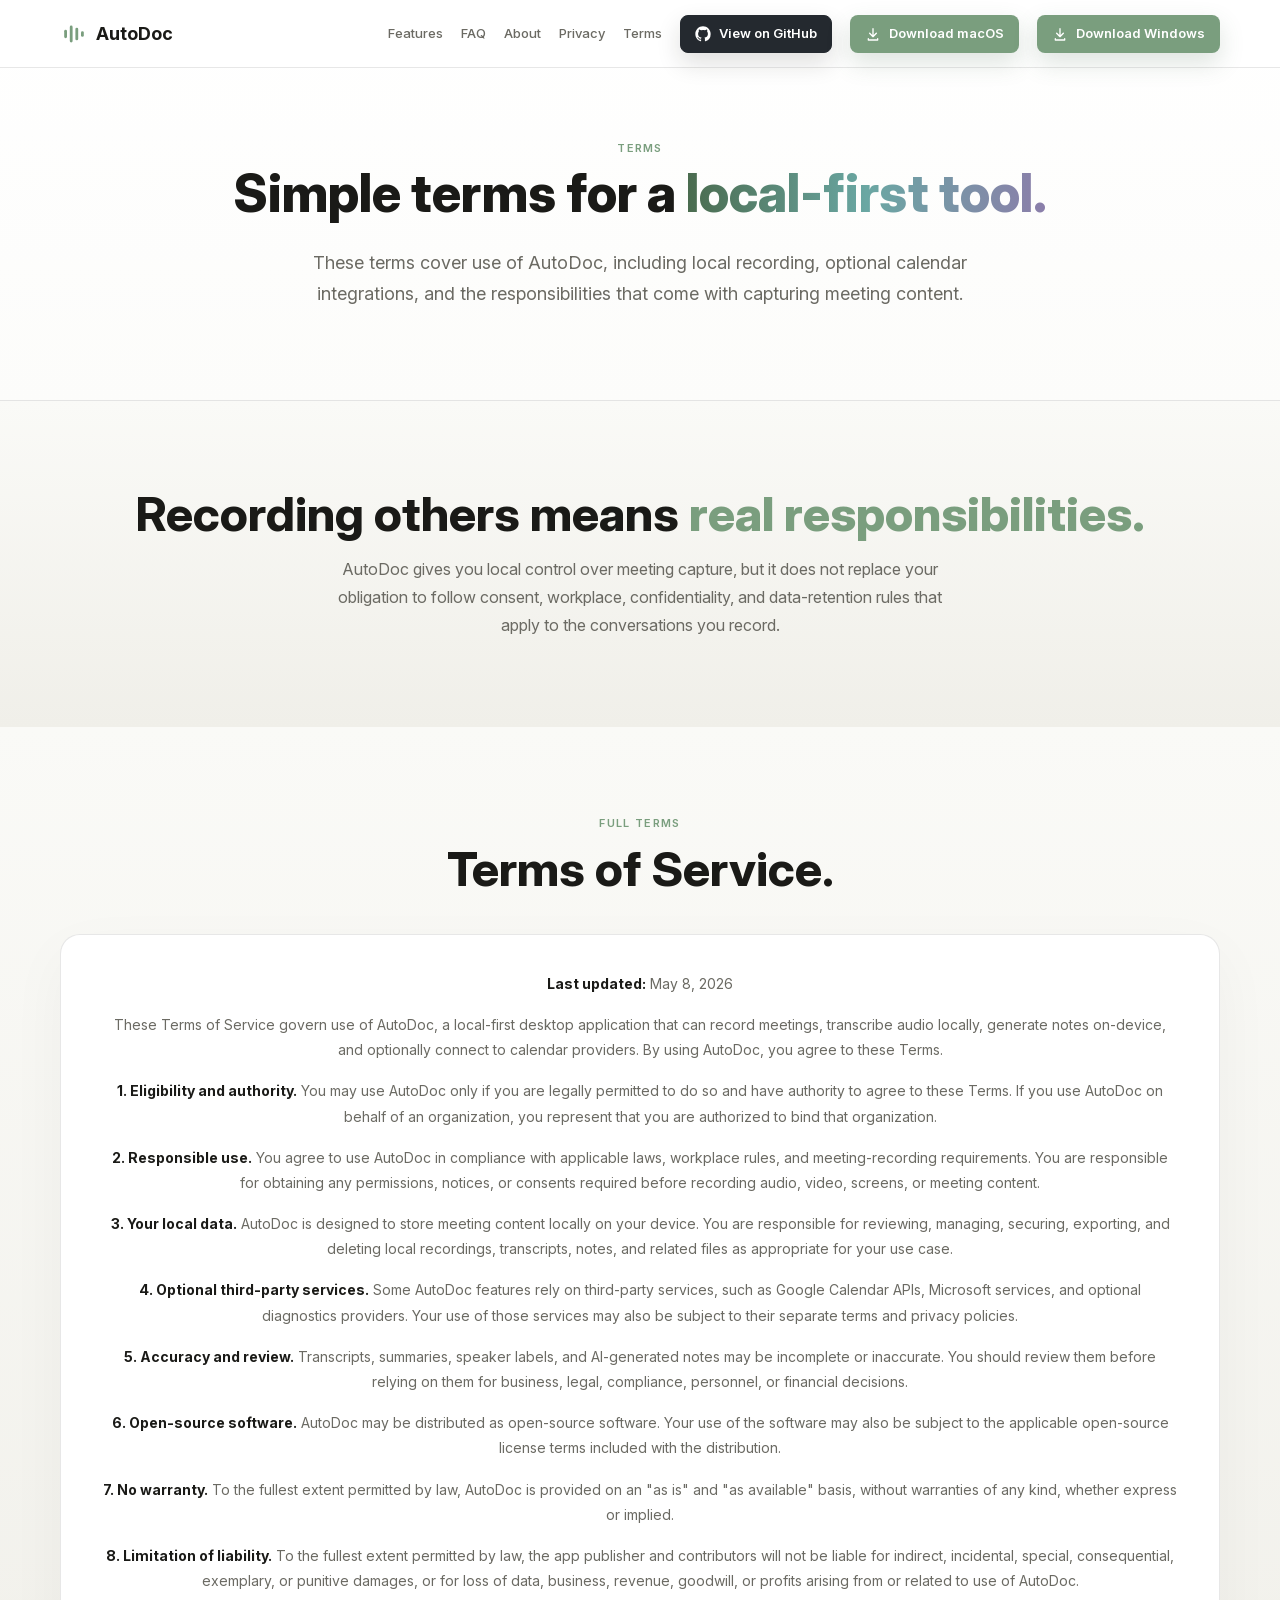
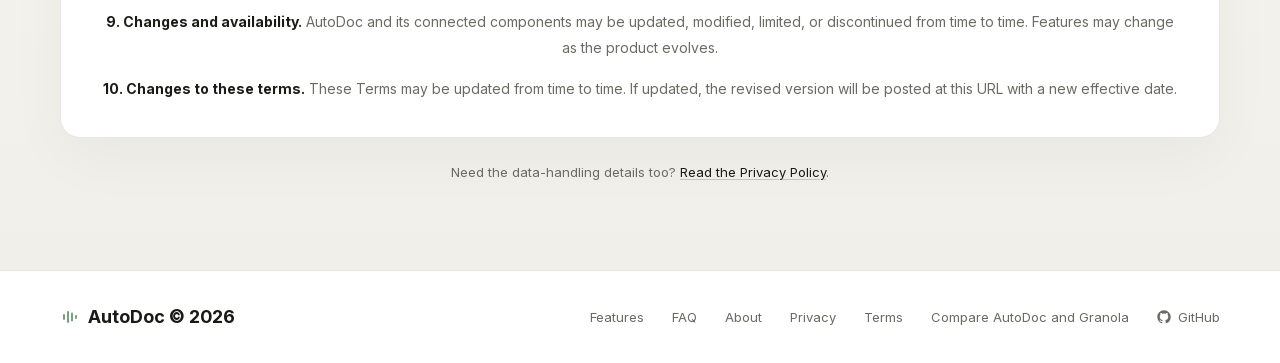
<file: terms.html>
<!DOCTYPE html>
<html lang="en">
<head>
  <meta charset="UTF-8">
  <meta name="viewport" content="width=device-width, initial-scale=1.0">
  <link rel="preload" href="assets/fonts/InterVariable.woff2" as="font" type="font/woff2" crossorigin>
  <title>Terms — AutoDoc</title>
  <meta name="description" content="Terms of Service for AutoDoc, a local-first desktop application for recording meetings and generating notes on-device.">
  <link rel="canonical" href="https://getautodoc.com/terms">
  <meta property="og:title" content="Terms — AutoDoc">
  <meta property="og:description" content="Simple usage terms for a local-first meeting assistant.">
  <meta property="og:type" content="website">
  <meta property="og:url" content="https://getautodoc.com/terms">
  <meta property="og:image" content="https://getautodoc.com/assets/social/autodoc-v1.2-1200x630.png">
  <meta property="og:image:width" content="1200">
  <meta property="og:image:height" content="630">
  <meta property="og:image:alt" content="AutoDoc Notes with a fictional meeting summary and timestamped topics">
  <meta name="twitter:card" content="summary_large_image">
  <meta name="twitter:image" content="https://getautodoc.com/assets/social/autodoc-v1.2-1200x630.png">
  <meta name="twitter:image:alt" content="AutoDoc Notes with a fictional meeting summary and timestamped topics">
  <link rel="stylesheet" href="css/style.css?v=20260922c">
</head>
<body>

<nav class="nav">
  <a href="/" class="nav-logo">
    <svg viewBox="0 0 40 40" width="28" height="28" fill="none" xmlns="http://www.w3.org/2000/svg">
      <rect x="6" y="14" width="4" height="12" rx="2" fill="#7A9E7E"/>
      <rect x="14" y="8" width="4" height="24" rx="2" fill="#7A9E7E"/>
      <rect x="22" y="11" width="4" height="18" rx="2" fill="#7A9E7E"/>
      <rect x="30" y="16" width="4" height="8" rx="2" fill="#7A9E7E"/>
    </svg>
    <span class="nav-wordmark">AutoDoc</span>
  </a>
  <div class="nav-links">
    <a href="/features">Features</a>
    <a href="/faq">FAQ</a>
    <a href="/about">About</a>
    <a href="/privacy">Privacy</a>
    <a href="/terms">Terms</a>
    <a href="https://github.com/DuetDisplay/AutoDoc#readme" class="btn btn-github btn-icon btn--nav" target="_blank" rel="noopener">View on GitHub</a>
    <a href="/download-mac" class="btn btn-sage btn-download btn-icon btn--nav">Download macOS</a>
    <a href="/download-windows" class="btn btn-sage btn-download btn-icon btn--nav">Download Windows</a>
  </div>
  <button class="nav-hamburger" aria-label="Menu">
    <svg width="24" height="24" viewBox="0 0 24 24" fill="none" stroke="currentColor" stroke-width="1.5" stroke-linecap="round"><line x1="4" y1="6" x2="20" y2="6"/><line x1="4" y1="12" x2="20" y2="12"/><line x1="4" y1="18" x2="20" y2="18"/></svg>
  </button>
</nav>
<div class="nav-mobile">
  <button class="nav-mobile-close" aria-label="Close">&times;</button>
  <div class="nav-mobile-links">
    <a href="/">Home</a>
    <a href="/features">Features</a>
    <a href="/faq">FAQ</a>
    <a href="/about">About</a>
    <a href="/privacy">Privacy</a>
    <a href="/terms">Terms</a>
  </div>
  <div class="nav-mobile-actions">
    <a href="/download-mac" class="btn btn-primary btn-download btn-icon">Download for macOS</a>
    <a href="/download-windows" class="btn btn-primary btn-download btn-icon">Download for Windows</a>
    <a href="https://github.com/DuetDisplay/AutoDoc#readme" class="btn btn-github btn-icon" target="_blank" rel="noopener">View on GitHub</a>
  </div>
</div>

<section class="page-hero page-hero--center">
  <div class="section-label">Terms</div>
  <h1 class="hero-headline">Simple terms for a <em>local-first tool.</em></h1>
  <p class="hero-sub">These terms cover use of AutoDoc, including local recording, optional calendar integrations, and the responsibilities that come with capturing meeting content.</p>
</section>

<section class="section section--deep section--center fade-in">
  <h2 class="section-title">Recording others means <em>real responsibilities.</em></h2>
  <p class="section-desc">AutoDoc gives you local control over meeting capture, but it does not replace your obligation to follow consent, workplace, confidentiality, and data-retention rules that apply to the conversations you record.</p>
</section>

<section class="section section--deep fade-in legal-section">
  <div class="legal-section-header">
    <div class="section-label">Full Terms</div>
    <h2 class="section-title">Terms of Service.</h2>
  </div>
  <div class="legal-card legal-prose">
    <p><strong>Last updated:</strong> May 8, 2026</p>

    <p>These Terms of Service govern use of AutoDoc, a local-first desktop application that can record meetings, transcribe audio locally, generate notes on-device, and optionally connect to calendar providers. By using AutoDoc, you agree to these Terms.</p>

    <p><strong>1. Eligibility and authority.</strong> You may use AutoDoc only if you are legally permitted to do so and have authority to agree to these Terms. If you use AutoDoc on behalf of an organization, you represent that you are authorized to bind that organization.</p>

    <p><strong>2. Responsible use.</strong> You agree to use AutoDoc in compliance with applicable laws, workplace rules, and meeting-recording requirements. You are responsible for obtaining any permissions, notices, or consents required before recording audio, video, screens, or meeting content.</p>

    <p><strong>3. Your local data.</strong> AutoDoc is designed to store meeting content locally on your device. You are responsible for reviewing, managing, securing, exporting, and deleting local recordings, transcripts, notes, and related files as appropriate for your use case.</p>

    <p><strong>4. Optional third-party services.</strong> Some AutoDoc features rely on third-party services, such as Google Calendar APIs, Microsoft services, and optional diagnostics providers. Your use of those services may also be subject to their separate terms and privacy policies.</p>

    <p><strong>5. Accuracy and review.</strong> Transcripts, summaries, speaker labels, and AI-generated notes may be incomplete or inaccurate. You should review them before relying on them for business, legal, compliance, personnel, or financial decisions.</p>

    <p><strong>6. Open-source software.</strong> AutoDoc may be distributed as open-source software. Your use of the software may also be subject to the applicable open-source license terms included with the distribution.</p>

    <p><strong>7. No warranty.</strong> To the fullest extent permitted by law, AutoDoc is provided on an "as is" and "as available" basis, without warranties of any kind, whether express or implied.</p>

    <p><strong>8. Limitation of liability.</strong> To the fullest extent permitted by law, the app publisher and contributors will not be liable for indirect, incidental, special, consequential, exemplary, or punitive damages, or for loss of data, business, revenue, goodwill, or profits arising from or related to use of AutoDoc.</p>

    <p><strong>9. Changes and availability.</strong> AutoDoc and its connected components may be updated, modified, limited, or discontinued from time to time. Features may change as the product evolves.</p>

    <p><strong>10. Changes to these terms.</strong> These Terms may be updated from time to time. If updated, the revised version will be posted at this URL with a new effective date.</p>
  </div>
  <p class="legal-related">Need the data-handling details too? <a href="/privacy">Read the Privacy Policy</a>.</p>
</section>

<footer class="footer">
  <div class="footer-logo">
    <svg viewBox="0 0 40 40" width="20" height="20" fill="none" xmlns="http://www.w3.org/2000/svg">
      <rect x="6" y="14" width="4" height="12" rx="2" fill="#7A9E7E"/>
      <rect x="14" y="8" width="4" height="24" rx="2" fill="#7A9E7E"/>
      <rect x="22" y="11" width="4" height="18" rx="2" fill="#7A9E7E"/>
      <rect x="30" y="16" width="4" height="8" rx="2" fill="#7A9E7E"/>
    </svg>
    <span>AutoDoc &copy; 2026</span>
  </div>
  <div class="footer-links">
    <a href="/features">Features</a>
    <a href="/faq">FAQ</a>
    <a href="/about">About</a>
    <a href="/privacy">Privacy</a>
    <a href="/terms">Terms</a>
    <a href="/granola-alternative">Compare AutoDoc and Granola</a>
    <a href="https://github.com/DuetDisplay/AutoDoc#readme" class="footer-github" target="_blank" rel="noopener">GitHub</a>
  </div>
</footer>
<script src="js/main.js?v=20261016"></script>
</body>
</html>
</file>
<file: css/style.css>
/* ============================================================
   AutoDoc Landing — TypeUI Bento Direction
   css/style.css
   ============================================================ */

/* Self-hosted Inter (rsms, OFL) and JetBrains Mono (OFL). */
@font-face {
  font-family: 'Inter';
  font-style: normal;
  font-weight: 400 800;
  font-display: swap;
  src: url('../assets/fonts/InterVariable.woff2') format('woff2');
}

@font-face {
  font-family: 'Inter';
  font-style: italic;
  font-weight: 400 800;
  font-display: swap;
  src: url('../assets/fonts/InterVariable-Italic.woff2') format('woff2');
}

@font-face {
  font-family: 'JetBrains Mono';
  font-style: normal;
  font-weight: 400;
  font-display: swap;
  src: url('../assets/fonts/JetBrainsMono-Regular.woff2') format('woff2');
}

@font-face {
  font-family: 'JetBrains Mono';
  font-style: normal;
  font-weight: 500;
  font-display: swap;
  src: url('../assets/fonts/JetBrainsMono-Medium.woff2') format('woff2');
}

@font-face {
  font-family: 'JetBrains Mono';
  font-style: normal;
  font-weight: 600;
  font-display: swap;
  src: url('../assets/fonts/JetBrainsMono-SemiBold.woff2') format('woff2');
}

/* ============================================================
   1. DESIGN TOKENS
   ============================================================ */

:root {
  color-scheme: light;

  /* Backgrounds */
  --bg: #FAFAF7;
  --bg-deep: #F0EFE9;
  --bg-card: #FFFFFF;
  --bg-dark: #1A1A17;

  /* Text */
  --text: #1A1A17;
  --text-secondary: #6B6A63;
  --text-tertiary: #9C9B94;

  /* Brand colours */
  --sage: #7A9E7E;
  --sage-light: #E8F0E8;
  --sage-dark: #4A6B4E;
  --github: #24292F;
  --github-hover: #111820;
  --duet-blue: #2583FD;
  --duet-blue-dark: #1D6FDB;
  --dusk: #8B7EAA;
  --slate-blue: #6F87A3;
  --teal: #6AA7A3;
  --plum: #8B6F99;
  --local: #7A9E7E;
  --local-light: #EEF6EE;

  /* Borders */
  --border: rgba(26, 26, 23, 0.1);
  --border-strong: rgba(26, 26, 23, 0.18);

  /* Typography */
  --font-display: 'Inter', -apple-system, BlinkMacSystemFont, 'Segoe UI', sans-serif;
  --font-body: 'Inter', -apple-system, BlinkMacSystemFont, 'Segoe UI', sans-serif;
  --font-mono: 'JetBrains Mono', monospace;

  /* Radii */
  --radius: 8px;
  --radius-sm: 6px;
  --radius-btn: 8px;
}

@media (prefers-color-scheme: dark) {
  :root {
    --bg: #FAFAF7;
    --bg-deep: #F0EFE9;
    --bg-card: #FFFFFF;
    --bg-dark: #1A1A17;
    --text: #1A1A17;
    --text-secondary: #6B6A63;
    --text-tertiary: #9C9B94;
    --border: rgba(26, 26, 23, 0.1);
    --border-strong: rgba(26, 26, 23, 0.18);
  }
}

/* ============================================================
   2. RESET
   ============================================================ */

*,
*::before,
*::after {
  box-sizing: border-box;
  margin: 0;
  padding: 0;
}

html {
  -webkit-text-size-adjust: 100%;
  scroll-behavior: smooth;
}

body {
  font-family: var(--font-body);
  background:
    linear-gradient(180deg, #FFFFFF 0%, var(--bg) 34%, #FFFFFF 100%);
  color: var(--text);
  line-height: 1.55;
  -webkit-font-smoothing: antialiased;
  -moz-osx-font-smoothing: grayscale;
}

img,
video {
  display: block;
  max-width: 100%;
}

a {
  color: inherit;
  text-decoration: none;
}

ul,
ol {
  list-style: none;
}

button {
  cursor: pointer;
  border: none;
  background: none;
  font: inherit;
}

/* ============================================================
   3. NAVIGATION
   ============================================================ */

.nav {
  position: sticky;
  top: 0;
  z-index: 100;
  display: flex;
  align-items: center;
  justify-content: space-between;
  padding: 0 60px;
  height: 68px;
  background: rgba(255, 255, 255, 0.82);
  backdrop-filter: blur(18px) saturate(160%);
  -webkit-backdrop-filter: blur(18px) saturate(160%);
  border-bottom: 1px solid var(--border);
}

@media (prefers-color-scheme: dark) {
  .nav {
    background: rgba(255, 255, 255, 0.82);
  }
}

.nav-logo {
  display: flex;
  align-items: center;
  gap: 8px;
  text-decoration: none;
  color: var(--text);
}

.nav-wordmark {
  font-family: var(--font-display);
  font-size: 18px;
  font-weight: 700;
  letter-spacing: 0;
  color: var(--text);
}

.nav-links {
  display: flex;
  align-items: center;
  gap: 18px;
}

.nav-links a:not(.btn) {
  font-size: 13px;
  font-weight: 500;
  color: var(--text-secondary);
  text-decoration: none;
  transition: color 0.2s ease;
}

.nav-links a:not(.btn):hover {
  color: var(--text);
}

.nav-disabled {
  display: inline-flex;
  align-items: center;
  font-size: 13px;
  font-weight: 500;
  color: var(--text-tertiary);
  cursor: default;
}

.nav-actions {
  display: flex;
  align-items: center;
  gap: 12px;
}

.nav-hamburger {
  display: none;
  align-items: center;
  justify-content: center;
  width: 40px;
  height: 40px;
  color: var(--text);
  background: none;
  border: none;
  cursor: pointer;
  padding: 0;
}

.nav-hamburger svg {
  width: 24px;
  height: 24px;
}

/* Mobile nav overlay */
.nav-mobile {
  position: fixed;
  inset: 0;
  z-index: 200;
  display: flex;
  flex-direction: column;
  background: var(--bg);
  padding: 24px;
  opacity: 0;
  pointer-events: none;
  transition: opacity 0.25s ease;
}

.nav-mobile.open {
  opacity: 1;
  pointer-events: all;
}

.nav-mobile-close {
  align-self: flex-end;
  display: flex;
  align-items: center;
  justify-content: center;
  width: 40px;
  height: 40px;
  color: var(--text);
  background: none;
  border: none;
  cursor: pointer;
  padding: 0;
  margin-bottom: 24px;
}

.nav-mobile-close svg {
  width: 24px;
  height: 24px;
}

.nav-mobile-links {
  display: flex;
  flex-direction: column;
  gap: 4px;
}

.nav-mobile-links a {
  font-size: 24px;
  font-family: var(--font-display);
  color: var(--text);
  padding: 12px 0;
  border-bottom: 1px solid var(--border);
  text-decoration: none;
  transition: color 0.2s ease;
}

.nav-mobile-links a.btn {
  font-size: 14px;
}

.nav-mobile-links a:hover {
  color: var(--sage);
}

.nav-mobile-links .nav-disabled {
  display: block;
  padding: 12px 0;
  border-bottom: 1px solid var(--border);
  font-family: var(--font-display);
  font-size: 24px;
  color: var(--text-tertiary);
}

.nav-mobile-actions {
  display: flex;
  flex-direction: column;
  align-items: flex-start;
  gap: 12px;
  margin-top: 32px;
}

.nav-mobile-actions .btn {
  width: min(100%, 260px);
}

/* ============================================================
   4. BUTTONS
   ============================================================ */

.btn {
  display: inline-flex;
  align-items: center;
  justify-content: center;
  gap: 8px;
  padding: 11px 18px;
  font-family: var(--font-body);
  font-size: 14px;
  font-weight: 600;
  line-height: 1;
  border-radius: var(--radius-btn);
  text-decoration: none;
  transition: background 0.2s ease, color 0.2s ease, border-color 0.2s ease, box-shadow 0.2s ease, transform 0.2s ease, opacity 0.2s ease;
  white-space: nowrap;
  cursor: pointer;
}

.btn:focus-visible,
.nav a:focus-visible,
.footer a:focus-visible {
  outline: 2px solid var(--sage-dark);
  outline-offset: 3px;
}

.btn--nav {
  min-height: 38px;
  padding: 9px 14px;
  font-size: 13px;
}

.btn-icon::before {
  content: '';
  width: 16px;
  height: 16px;
  flex: 0 0 16px;
  background: currentColor;
  -webkit-mask: var(--btn-icon) center / contain no-repeat;
  mask: var(--btn-icon) center / contain no-repeat;
}

.btn-primary {
  background: var(--sage);
  color: #FFFFFF;
  border: 1px solid transparent;
  box-shadow: 0 12px 28px rgba(74, 107, 78, 0.2);
}

.btn-primary:hover {
  background: var(--sage-dark);
  transform: translateY(-1px);
}

.btn-sage,
.nav-links .btn-sage {
  background: var(--sage);
  color: #FFFFFF;
  border: 1px solid transparent;
  box-shadow: 0 10px 24px rgba(74, 107, 78, 0.18);
}

.btn-sage:hover {
  background: var(--sage-dark);
}

.btn-github {
  --btn-icon: url("data:image/svg+xml,%3Csvg viewBox='0 0 24 24' xmlns='http://www.w3.org/2000/svg'%3E%3Cpath d='M12 .5C5.65.5.5 5.65.5 12c0 5.08 3.29 9.39 7.86 10.91.58.1.79-.25.79-.56v-2.02c-3.2.7-3.88-1.36-3.88-1.36-.52-1.33-1.28-1.68-1.28-1.68-1.05-.72.08-.71.08-.71 1.16.08 1.77 1.19 1.77 1.19 1.03 1.76 2.69 1.25 3.35.96.1-.75.4-1.25.73-1.54-2.55-.29-5.24-1.28-5.24-5.69 0-1.26.45-2.29 1.19-3.1-.12-.29-.52-1.47.11-3.06 0 0 .98-.31 3.18 1.18A11.07 11.07 0 0 1 12 6.13c.98 0 1.96.13 2.88.39 2.2-1.49 3.17-1.18 3.17-1.18.64 1.59.24 2.77.12 3.06.74.81 1.18 1.84 1.18 3.1 0 4.42-2.69 5.39-5.25 5.67.41.36.78 1.06.78 2.14v3.04c0 .31.2.67.79.56A11.51 11.51 0 0 0 23.5 12C23.5 5.65 18.35.5 12 .5Z'/%3E%3C/svg%3E");
  background: var(--github);
  color: #FFFFFF;
  border: 1px solid var(--github);
  box-shadow: 0 10px 24px rgba(26, 26, 23, 0.14);
}

.btn-github:hover {
  background: var(--github-hover);
  border-color: var(--github-hover);
  transform: translateY(-1px);
}

.btn-download {
  --btn-icon: url("data:image/svg+xml,%3Csvg viewBox='0 0 24 24' xmlns='http://www.w3.org/2000/svg'%3E%3Cpath d='M12 3a1 1 0 0 1 1 1v9.59l3.3-3.3a1 1 0 1 1 1.4 1.42l-5 5a1 1 0 0 1-1.4 0l-5-5a1 1 0 1 1 1.4-1.42l3.3 3.3V4a1 1 0 0 1 1-1Zm-7 15a1 1 0 0 1 1 1v1h12v-1a1 1 0 1 1 2 0v2a1 1 0 0 1-1 1H5a1 1 0 0 1-1-1v-2a1 1 0 0 1 1-1Z'/%3E%3C/svg%3E");
}

.btn.is-disabled,
.nav-links a.is-disabled,
.nav-mobile-links a.is-disabled,
.footer-links a.is-disabled {
  opacity: 0.52;
  cursor: default;
  pointer-events: none;
}

.btn.is-disabled {
  border-color: var(--border-strong);
}

.btn-primary.is-disabled,
.btn-sage.is-disabled,
.nav-links .btn-sage.is-disabled {
  background: var(--bg-deep);
  color: var(--text-secondary);
  border-color: var(--border);
}

@media (prefers-color-scheme: dark) {
  .btn-primary.is-disabled,
  .btn-sage.is-disabled,
  .nav-links .btn-sage.is-disabled {
    background: var(--bg-deep);
    color: var(--text-secondary);
    border-color: var(--border);
  }
}

.btn-secondary {
  background: rgba(255, 255, 255, 0.72);
  color: var(--text);
  border: 1px solid var(--border);
}

.btn-secondary:hover {
  background: #FFFFFF;
  border-color: var(--border-strong);
  transform: translateY(-1px);
}

.btn-secondary.is-disabled,
.btn-ghost.is-disabled {
  color: var(--text-secondary);
  background: transparent;
}

.btn-ghost {
  background: transparent;
  color: var(--text);
  border: 1px solid var(--border);
}

.btn-ghost:hover {
  background: rgba(26, 26, 23, 0.04);
}

.section--dark .btn-ghost,
.section--dark .cta-buttons .btn-ghost {
  color: #FFFFFF !important;
  border-color: rgba(255, 255, 255, 0.22);
}

.section--dark .btn-ghost:hover {
  background: rgba(255, 255, 255, 0.1);
}

/* Large button size modifier */
.btn--lg {
  padding: 13px 28px;
  font-size: 15px;
}

/* ============================================================
   5. BADGE
   ============================================================ */

.badge {
  display: inline-flex;
  align-items: center;
  gap: 6px;
  padding: 6px 12px;
  background: var(--sage-light);
  color: var(--sage-dark);
  font-size: 11px;
  font-weight: 600;
  letter-spacing: 0.08em;
  border-radius: 100px;
  text-transform: uppercase;
}

.badge::before {
  content: '';
  display: block;
  width: 6px;
  height: 6px;
  border-radius: 50%;
  background: var(--local);
  flex-shrink: 0;
}

/* ============================================================
   6. SECTION HELPERS
   ============================================================ */

.section {
  padding: 88px 60px;
}

.section--center {
  text-align: center;
  display: flex;
  flex-direction: column;
  align-items: center;
}

.section--deep {
  background: linear-gradient(180deg, #FAFAF7 0%, #F0EFE9 100%);
}

.section--dark {
  background:
    linear-gradient(180deg, rgba(122, 158, 126, 0.18), rgba(26, 26, 23, 0) 34%),
    linear-gradient(180deg, #25251F 0%, #1A1A17 100%);
  color: #E8E7E2;
}

.section--dark .text-secondary,
.section--dark .section-desc {
  color: #C9C6BC;
}

.section-label {
  display: block;
  font-size: 11px;
  font-weight: 600;
  letter-spacing: 0.12em;
  text-transform: uppercase;
  color: var(--sage);
  margin-bottom: 12px;
}

.section-title {
  font-family: var(--font-display);
  font-size: 48px;
  font-weight: 750;
  line-height: 1.04;
  letter-spacing: 0;
  color: var(--text);
  margin-bottom: 16px;
}

.section--dark .section-title {
  color: #FFFFFF;
}

.section-title em {
  font-style: normal;
  color: var(--sage);
  font-weight: 800;
  text-decoration: none;
  transition:
    color 0.2s ease,
    background 0.2s ease,
    box-shadow 0.2s ease,
    letter-spacing 0.2s ease,
    font-weight 0.2s ease,
    transform 0.2s ease;
}

.origin-title .brand-word {
  font-weight: 800;
}

.brand-word--duet {
  color: var(--duet-blue);
}

.brand-word--autodoc {
  color: var(--sage-dark);
}

.section-desc {
  font-size: 16px;
  line-height: 1.75;
  color: var(--text-secondary);
  max-width: 640px;
}

.section--center .section-desc {
  margin-left: auto;
  margin-right: auto;
}

/* ============================================================
   7. GRID LAYOUTS
   ============================================================ */

.grid-2 {
  display: grid;
  grid-template-columns: 1fr 1fr;
  gap: 60px;
  align-items: center;
}

.grid-3 {
  display: grid;
  grid-template-columns: repeat(3, 1fr);
  gap: 24px;
}

/* ============================================================
   8. SCREENSHOTS
   ============================================================ */

.screenshot {
  border-radius: var(--radius);
  border: 1px solid var(--border);
  overflow: hidden;
  background: #FFFFFF;
}

.screenshot--dark {
  background:
    linear-gradient(180deg, rgba(240, 239, 233, 0.92), rgba(255, 255, 255, 0.98));
  padding: 18px;
}

.screenshot img {
  width: 100%;
  height: auto;
  display: block;
  object-fit: contain;
}

.media-caption {
  margin-top: 10px;
  color: var(--text-secondary);
  font-size: 14px;
}

.original-size {
  display: inline-block;
  margin-top: 8px;
  color: var(--text-secondary);
  font-size: 14px;
}

.hero-preview {
  position: relative;
  padding: 18px 60px 86px;
}

.hero-preview-stage {
  position: relative;
  max-width: 1040px;
  margin: 0 auto;
  padding: 24px 36px 52px;
}

.hero-preview-stage::before {
  content: '';
  position: absolute;
  inset: 12px 6% 28px;
  border-radius: 28px;
  background:
    linear-gradient(180deg, rgba(122, 158, 126, 0.16), rgba(255, 255, 255, 0));
  filter: blur(18px);
  pointer-events: none;
}

.hero-preview-main {
  position: relative;
  max-width: 840px;
  margin: 0 auto;
  background: var(--bg-card);
  box-shadow: 0 28px 90px rgba(26, 26, 23, 0.12);
}

.hero-preview-overlay {
  position: absolute;
  right: 0;
  bottom: 0;
  width: min(330px, 30vw);
  background: var(--bg-card);
  box-shadow: 0 22px 60px rgba(26, 26, 23, 0.14);
}

.preview-caption {
  max-width: 640px;
  margin: -24px auto 0;
  text-align: center;
  font-family: var(--font-mono);
  font-size: 11px;
  color: var(--text-tertiary);
}

.legal-section {
  display: flex;
  flex-direction: column;
  align-items: stretch;
  gap: 24px;
}

.legal-section-header {
  width: 100%;
  text-align: center;
}

.legal-card {
  width: 100%;
  background: var(--bg-card);
  border: 1px solid var(--border);
  border-radius: 20px;
  padding: 36px 40px;
  box-shadow: 0 20px 60px rgba(0, 0, 0, 0.04);
}

.legal-prose {
  font-size: 14px;
  line-height: 1.8;
  color: var(--text-secondary);
  text-align: center;
}

.legal-prose p + p {
  margin-top: 16px;
}

.legal-prose strong {
  color: var(--text);
}

.legal-prose a {
  color: var(--sage-dark);
  text-decoration: underline;
  text-decoration-color: rgba(74, 107, 78, 0.3);
  text-underline-offset: 0.18em;
}

.legal-related {
  font-size: 13px;
  color: var(--text-secondary);
  text-align: center;
}

.legal-related a {
  color: var(--text);
  text-decoration: underline;
  text-decoration-color: rgba(26, 26, 23, 0.2);
  text-underline-offset: 0.18em;
}

/* ============================================================
   9. FEATURE CHECKLIST
   ============================================================ */

.checklist {
  display: flex;
  flex-direction: column;
  gap: 16px;
}

.checklist-item {
  display: flex;
  align-items: flex-start;
  gap: 12px;
}

.checklist-icon {
  flex-shrink: 0;
  width: 20px;
  height: 20px;
  color: var(--sage);
  margin-top: 1px;
}

.checklist-content {
  display: flex;
  flex-direction: column;
  gap: 2px;
}

.checklist-title {
  font-size: 14px;
  font-weight: 700;
  color: var(--text);
  line-height: 1.4;
}

.checklist-desc {
  font-size: 13px;
  color: var(--text-secondary);
  line-height: 1.5;
}

/* ============================================================
   10. TRUST BAR
   ============================================================ */

.trust-bar {
  display: flex;
  align-items: center;
  justify-content: center;
  gap: 48px;
  padding: 24px 60px;
  border-top: 1px solid var(--border);
  border-bottom: 1px solid var(--border);
}

.trust-bar-item {
  display: flex;
  align-items: center;
  gap: 8px;
  font-size: 13px;
  color: var(--text-secondary);
  font-weight: 500;
}

.trust-bar-item svg {
  width: 16px;
  height: 16px;
  color: var(--sage);
  flex-shrink: 0;
}

/* ============================================================
   11. STATS CARD
   ============================================================ */

.stats-card {
  background: var(--bg-deep);
  border-radius: var(--radius);
  padding: 32px;
  display: flex;
  flex-direction: column;
  gap: 24px;
}

.stat-number {
  font-family: var(--font-display);
  font-size: 48px;
  font-weight: 400;
  line-height: 1;
  color: var(--sage);
  letter-spacing: 0;
}

.stat-label {
  font-size: 14px;
  color: var(--text-secondary);
  font-weight: 500;
  line-height: 1.4;
}

.stat-divider {
  width: 100%;
  height: 1px;
  background: var(--border);
}

/* ============================================================
   12. PRINCIPLE CARDS
   ============================================================ */

.principle-card {
  background: var(--bg-card);
  border-radius: var(--radius);
  padding: 32px;
  border: 1px solid var(--border);
}

.principle-title {
  font-family: var(--font-display);
  font-size: 22px;
  font-weight: 400;
  color: var(--sage);
  margin-bottom: 12px;
  letter-spacing: 0;
}

.principle-desc {
  font-size: 15px;
  color: var(--text-secondary);
  line-height: 1.6;
}

/* ============================================================
   13. PRIVACY COMPARISON
   ============================================================ */

.privacy-grid {
  display: grid;
  grid-template-columns: 1fr 1fr;
  gap: 24px;
}

.section--center .privacy-grid {
  width: 100%;
  max-width: 1040px;
  margin-left: auto;
  margin-right: auto;
  text-align: left;
}

.privacy-card {
  background: var(--bg-card);
  border-radius: var(--radius);
  padding: 32px;
  border: 1px solid var(--border);
}

.privacy-card--local {
  border-color: var(--sage);
  border-width: 2px;
}

.privacy-card--servers {
  text-align: center;
  display: flex;
  flex-direction: column;
  align-items: center;
}

.privacy-badge {
  display: inline-flex;
  align-items: center;
  gap: 6px;
  padding: 4px 12px;
  border-radius: 100px;
  font-size: 11px;
  font-weight: 700;
  letter-spacing: 0.06em;
  text-transform: uppercase;
  margin-bottom: 16px;
}

.privacy-badge--local {
  background: var(--sage-light);
  color: var(--sage-dark);
}

.privacy-badge--servers {
  background: rgba(139, 126, 170, 0.12);
  color: var(--dusk);
}

.privacy-nothing {
  font-family: var(--font-display);
  font-size: 32px;
  font-weight: 400;
  color: var(--text-tertiary);
  font-style: normal;
  letter-spacing: 0;
  margin: 24px 0;
}

/* ============================================================
   14. COMMITMENT LIST
   ============================================================ */

.commitment {
  display: flex;
  align-items: flex-start;
  gap: 24px;
  background: var(--bg-card);
  border-radius: var(--radius);
  padding: 28px 32px;
  border: 1px solid var(--border);
}

.commitment + .commitment {
  margin-top: 12px;
}

.commitment-number {
  font-family: var(--font-display);
  font-size: 32px;
  font-weight: 400;
  color: var(--sage);
  line-height: 1;
  flex-shrink: 0;
  width: 40px;
}

.commitment-content {
  display: flex;
  flex-direction: column;
  gap: 4px;
}

.commitment-title {
  font-size: 16px;
  font-weight: 700;
  color: var(--text);
  line-height: 1.3;
}

.commitment-desc {
  font-size: 14px;
  color: var(--text-secondary);
  line-height: 1.6;
}

.commitment-list {
  display: flex;
  flex-direction: column;
  gap: 20px;
  width: 100%;
  max-width: 640px;
  margin-top: 40px;
  text-align: left;
}

/* ============================================================
   15. HERO (HOMEPAGE)
   ============================================================ */

.hero {
  position: relative;
  padding: 96px 60px 70px;
  overflow: hidden;
}

.hero--center {
  text-align: center;
  display: flex;
  flex-direction: column;
  align-items: center;
}

.hero::before {
  content: '';
  position: absolute;
  inset: 0;
  background:
    linear-gradient(180deg, rgba(255, 255, 255, 0.88), rgba(250, 250, 247, 0)),
    linear-gradient(180deg, rgba(232, 240, 232, 0.64), rgba(250, 250, 247, 0) 74%);
  pointer-events: none;
  z-index: 0;
}

.hero > * {
  position: relative;
  z-index: 1;
}

.hero-eyebrow {
  margin-bottom: 24px;
}

.hero-headline {
  font-family: var(--font-display);
  font-size: 76px;
  font-weight: 800;
  line-height: 0.98;
  letter-spacing: 0;
  color: var(--text);
  margin-bottom: 28px;
  max-width: 920px;
}

.hero--center .hero-headline,
.hero--center .hero-sub {
  margin-left: auto;
  margin-right: auto;
}

.hero-headline em {
  font-style: normal;
  color: transparent;
  background: linear-gradient(90deg, var(--sage-dark), var(--teal), var(--dusk));
  -webkit-background-clip: text;
  background-clip: text;
  font-weight: 800;
  text-decoration: none;
  transition:
    color 0.2s ease,
    background 0.2s ease,
    box-shadow 0.2s ease,
    letter-spacing 0.2s ease,
    font-weight 0.2s ease,
    transform 0.2s ease;
}

.hero-sub {
  font-size: 18px;
  line-height: 1.72;
  color: var(--text-secondary);
  max-width: 680px;
  margin-bottom: 26px;
}

.hero-ctas {
  display: flex;
  align-items: center;
  gap: 12px;
  flex-wrap: wrap;
  margin-bottom: 16px;
}

.hero--center .hero-ctas,
.hero--center .hero-meta {
  justify-content: center;
}

.hero-meta {
  font-size: 13px;
  color: var(--text-tertiary);
}

.hero-proof {
  display: grid;
  grid-template-columns: repeat(3, minmax(0, 1fr));
  gap: 14px;
  width: min(880px, 100%);
  margin-top: 30px;
  text-align: left;
}

.proof-card {
  display: flex;
  flex-direction: column;
  gap: 6px;
  min-height: 112px;
  padding: 18px 20px;
  border: 1px solid var(--border);
  border-radius: var(--radius);
  background: rgba(255, 255, 255, 0.78);
  box-shadow: 0 14px 32px rgba(26, 26, 23, 0.05);
}

.proof-card-kicker {
  font-family: var(--font-mono);
  font-size: 10px;
  font-weight: 500;
  letter-spacing: 0.08em;
  text-transform: uppercase;
  color: var(--sage);
}

.proof-card strong {
  font-size: 16px;
  font-weight: 700;
  color: var(--text);
}

.proof-card span:last-child {
  font-size: 13px;
  line-height: 1.5;
  color: var(--text-secondary);
}

@media (prefers-color-scheme: dark) {
  .proof-card {
    background: rgba(255, 255, 255, 0.78);
  }
}

/* ============================================================
   16. PAGE HERO (INNER PAGES)
   ============================================================ */

.page-hero {
  padding: 72px 60px 64px;
  border-bottom: 1px solid var(--border);
}

.page-hero--center {
  text-align: center;
  display: flex;
  flex-direction: column;
  align-items: center;
}

.page-hero--center .section-desc,
.page-hero--center .hero-sub {
  margin-left: auto;
  margin-right: auto;
}

.page-hero .hero-headline {
  font-size: 52px;
}

/* ============================================================
   17. CTA SECTION
   ============================================================ */

.cta-section {
  text-align: center;
  display: flex;
  flex-direction: column;
  align-items: center;
}

.cta-buttons {
  display: flex;
  align-items: center;
  justify-content: center;
  gap: 12px;
  flex-wrap: wrap;
}

.cta-buttons--left {
  justify-content: flex-start;
}

/* ============================================================
   18. SCROLL ANIMATION
   ============================================================ */

.fade-in {
  opacity: 0;
  transform: translateY(20px);
}

.fade-in.visible {
  opacity: 1;
  transform: translateY(0);
  transition: opacity 0.6s ease, transform 0.6s ease;
}

/* ============================================================
   19. WEBSITE V2 COMPONENTS
   ============================================================ */

.hero-category {
  font-size: 15px;
  font-weight: 500;
  color: var(--text-secondary);
  margin-bottom: 14px;
  max-width: 700px;
}

.hero-pills {
  display: flex;
  flex-wrap: wrap;
  gap: 8px;
  justify-content: center;
  margin-bottom: 28px;
  max-width: 720px;
}

.hero-pill {
  padding: 7px 12px;
  border-radius: 100px;
  border: 1px solid var(--border);
  background: rgba(255, 255, 255, 0.72);
  font-size: 12px;
  font-weight: 600;
  color: var(--text-secondary);
}

.launch-note {
  font-size: 13px;
  color: var(--text-tertiary);
  margin-top: 10px;
}

.download-note {
  display: flex;
  flex-wrap: wrap;
  justify-content: center;
  gap: 4px 16px;
  max-width: 760px;
  margin: 12px auto 0;
  font-size: 13px;
  line-height: 1.55;
  color: var(--text-tertiary);
}

.download-note a {
  color: var(--sage-dark);
  font-weight: 600;
  text-decoration: none;
}

.download-note a:hover {
  text-decoration: underline;
  text-underline-offset: 0.15em;
}

.download-note--left {
  justify-content: flex-start;
  margin-left: 0;
  margin-right: 0;
}

.cta-section .download-note,
.closing-card .download-note {
  margin-top: 14px;
}

.req-table-wrap {
  overflow-x: auto;
  margin: 14px 0;
  border: 1px solid var(--border);
  border-radius: var(--radius);
  background: var(--bg-card);
}

.req-table {
  width: 100%;
  border-collapse: collapse;
  font-size: 14px;
}

.req-table th,
.req-table td {
  padding: 10px 12px;
  text-align: left;
  vertical-align: top;
  border-bottom: 1px solid var(--border);
}

.req-table thead th {
  font-size: 12px;
  font-weight: 700;
  color: var(--text);
  background: var(--bg-deep);
}

.req-table tbody th {
  width: 92px;
  font-weight: 700;
  color: var(--text);
  white-space: nowrap;
}

.req-table tr:last-child th,
.req-table tr:last-child td {
  border-bottom: none;
}

.credibility-strip {
  display: flex;
  flex-wrap: wrap;
  align-items: center;
  justify-content: center;
  gap: 12px 30px;
  padding: 18px 60px;
  border-bottom: 1px solid var(--border);
  font-size: 13px;
  color: var(--text-secondary);
}

.credibility-strip span {
  display: inline-flex;
  align-items: center;
  gap: 8px;
}

.credibility-strip span::before {
  content: '';
  width: 5px;
  height: 5px;
  border-radius: 50%;
  background: var(--local);
  flex-shrink: 0;
}

.credibility-strip--dense {
  border-top: 1px solid var(--border);
  background: var(--bg-deep);
}

.feature-showcase-section {
  padding-top: 72px;
  background: linear-gradient(180deg, #FFFFFF 0%, var(--bg) 100%);
}

.feature-showcase-header {
  max-width: 760px;
  margin: 0 auto 36px;
  text-align: center;
}

.demo-showcase {
  display: flex;
  flex-direction: column;
  gap: 18px;
  width: min(1120px, 100%);
  margin: 0 auto;
}

.demo-video-frame {
  position: relative;
  border: 1px solid var(--border);
  border-radius: var(--radius);
  padding: 16px;
  background:
    linear-gradient(145deg, rgba(232, 240, 232, 0.78), rgba(255, 255, 255, 0.9) 46%, rgba(106, 167, 163, 0.14)),
    var(--bg-card);
  box-shadow: 0 24px 70px rgba(26, 26, 23, 0.1);
  overflow: hidden;
}

.demo-video-frame video {
  width: 100%;
  aspect-ratio: 16 / 9;
  height: auto;
  display: block;
  object-fit: contain;
  border: 1px solid var(--border);
  border-radius: var(--radius);
  background: #FFFFFF;
}

.demo-points {
  display: grid;
  grid-template-columns: repeat(3, 1fr);
  gap: 12px;
}

.demo-point {
  padding: 20px;
  border: 1px solid var(--border);
  border-radius: var(--radius);
  background: var(--bg-card);
  box-shadow: 0 14px 36px rgba(26, 26, 23, 0.04);
}

.demo-point span {
  display: block;
  margin-bottom: 12px;
  font-family: var(--font-mono);
  font-size: 10px;
  font-weight: 600;
  letter-spacing: 0.08em;
  color: var(--sage-dark);
}

.demo-point strong {
  display: block;
  margin-bottom: 6px;
  font-family: var(--font-display);
  font-size: 18px;
  font-weight: 750;
  color: var(--text);
}

.demo-point p {
  font-size: 14px;
  line-height: 1.6;
  color: var(--text-secondary);
}

.pipeline-section {
  padding-top: 92px;
}

.pipeline-board {
  width: min(1060px, 100%);
  margin-top: 44px;
  padding: 24px;
  border: 1px solid var(--border);
  border-radius: 8px;
  background:
    linear-gradient(180deg, rgba(255, 255, 255, 0.94), rgba(250, 250, 247, 0.84)),
    var(--bg-card);
  box-shadow: 0 24px 70px rgba(26, 26, 23, 0.08);
  text-align: left;
}

.pipeline-sources {
  display: grid;
  grid-template-columns: repeat(3, 1fr);
  gap: 10px;
  margin-bottom: 18px;
}

.pipeline-source,
.pipeline-storage {
  border: 1px solid var(--border);
  border-radius: var(--radius-sm);
  background: #FFFFFF;
  padding: 14px 16px;
}

.pipeline-source {
  display: flex;
  align-items: center;
  justify-content: space-between;
  gap: 12px;
}

.pipeline-source span,
.pipeline-storage span {
  font-size: 12px;
  color: var(--text-secondary);
}

.pipeline-source strong,
.pipeline-storage strong {
  font-family: var(--font-mono);
  font-size: 11px;
  font-weight: 500;
  color: var(--text);
}

.pipeline-flow {
  display: grid;
  grid-template-columns: repeat(4, 1fr);
  gap: 12px;
  position: relative;
}

.pipeline-step {
  position: relative;
  min-height: 174px;
  padding: 20px;
  border: 1px solid var(--border);
  border-radius: var(--radius);
  background: var(--bg-card);
  box-shadow: inset 0 1px 0 rgba(255, 255, 255, 0.7);
}

.pipeline-step + .pipeline-step::before {
  content: '';
  position: absolute;
  top: 50%;
  left: -13px;
  width: 13px;
  height: 1px;
  background: var(--border-strong);
}

.pipeline-step span {
  display: inline-flex;
  margin-bottom: 30px;
  font-family: var(--font-mono);
  font-size: 11px;
  color: var(--sage);
}

.pipeline-step strong {
  display: block;
  margin-bottom: 8px;
  font-size: 16px;
  font-weight: 700;
  color: var(--text);
}

.pipeline-step p {
  font-size: 13px;
  line-height: 1.55;
  color: var(--text-secondary);
}

.pipeline-storage {
  display: flex;
  align-items: center;
  justify-content: space-between;
  gap: 16px;
  margin-top: 18px;
  background: linear-gradient(90deg, var(--sage-light), #FFFFFF);
  border-color: rgba(122, 158, 126, 0.18);
}

/* Meeting-detection toast — mirrors the in-app notification */
.detection-stage {
  display: flex;
  align-items: flex-start;
  justify-content: center;
  padding: 12px;
  min-height: 120px;
}

.detection-toast {
  display: flex;
  align-items: center;
  gap: 14px;
  width: min(100%, 400px);
  max-width: 100%;
  padding: 14px 14px 14px 16px;
  background: rgba(255, 255, 255, 0.98);
  border: 1px solid rgba(26, 26, 23, 0.06);
  border-radius: 16px;
  box-shadow:
    0 12px 40px rgba(26, 26, 23, 0.10),
    0 4px 12px rgba(26, 26, 23, 0.04),
    0 0 0 0.5px rgba(26, 26, 23, 0.03);
  cursor: default;
  animation:
    toast-slide-down 0.45s cubic-bezier(0.16, 1, 0.3, 1) both,
    toast-float 4.5s ease-in-out 0.6s infinite;
}

@keyframes toast-slide-down {
  from { transform: translateY(-130%) scale(0.96); opacity: 0; }
  to { transform: translateY(0) scale(1); opacity: 1; }
}

@keyframes toast-float {
  0%, 100% { transform: translateY(0); }
  50% { transform: translateY(-5px); }
}

@media (prefers-reduced-motion: reduce) {
  .detection-toast {
    animation: none;
  }
}

.detection-toast-dot {
  width: 10px;
  height: 10px;
  border-radius: 50%;
  background: var(--sage);
  flex-shrink: 0;
  animation: pulse-dot 2s ease-in-out infinite;
}

@keyframes pulse-dot {
  0%, 100% { opacity: 1; transform: scale(1); }
  50% { opacity: 0.5; transform: scale(0.85); }
}

.detection-toast-text {
  flex: 1;
  min-width: 0;
}

.detection-toast-title {
  font-size: 13px;
  font-weight: 600;
  color: var(--text);
  letter-spacing: -0.02em;
  line-height: 1.3;
  white-space: nowrap;
  overflow: hidden;
  text-overflow: ellipsis;
}

.detection-toast-subtitle {
  font-size: 11.5px;
  color: var(--text-secondary);
  line-height: 1.25;
  margin-top: 1px;
  white-space: nowrap;
  overflow: hidden;
  text-overflow: ellipsis;
}

.detection-toast-actions {
  display: flex;
  align-items: center;
  gap: 8px;
  flex-shrink: 0;
}

.detection-toast-btn {
  padding: 7px 16px;
  border-radius: 10px;
  background: var(--bg-dark);
  color: #FFFFFF;
  font-size: 12.5px;
  font-weight: 600;
  letter-spacing: -0.01em;
  white-space: nowrap;
}

.detection-toast-x {
  width: 24px;
  height: 24px;
  border-radius: 50%;
  color: #C4C1BC;
  display: flex;
  align-items: center;
  justify-content: center;
  flex-shrink: 0;
}

.detection-toast-x svg {
  width: 12px;
  height: 12px;
}

.feature-grid {
  display: grid;
  grid-template-columns: repeat(3, 1fr);
  gap: 16px;
  margin-top: 44px;
}

.feature-card {
  background: var(--bg-card);
  border: 1px solid var(--border);
  border-radius: var(--radius);
  padding: 26px;
  box-shadow: 0 16px 40px rgba(26, 26, 23, 0.04);
}

.feature-card-icon {
  display: inline-flex;
  align-items: center;
  justify-content: center;
  min-width: 34px;
  width: fit-content;
  height: 34px;
  padding: 0 9px;
  border: 1px solid rgba(122, 158, 126, 0.2);
  border-radius: 8px;
  background: var(--sage-light);
  color: var(--sage-dark);
  font-family: var(--font-mono);
  font-size: 11px;
  font-weight: 500;
  margin-bottom: 12px;
  line-height: 1;
}

.feature-card-title {
  font-size: 16px;
  font-weight: 700;
  color: var(--text);
  margin-bottom: 8px;
}

.feature-card-desc {
  font-size: 14px;
  line-height: 1.6;
  color: var(--text-secondary);
}

.steps {
  display: grid;
  grid-template-columns: repeat(3, 1fr);
  gap: 32px;
  margin-top: 40px;
  max-width: 960px;
}

.step {
  text-align: center;
}

.step-number {
  display: inline-flex;
  align-items: center;
  justify-content: center;
  width: 36px;
  height: 36px;
  border-radius: 50%;
  background: var(--sage-light);
  color: var(--sage-dark);
  font-size: 14px;
  font-weight: 700;
  margin-bottom: 16px;
}

.step-title {
  font-family: var(--font-display);
  font-size: 20px;
  font-weight: 700;
  color: var(--text);
  margin-bottom: 8px;
}

.step-desc {
  font-size: 14px;
  line-height: 1.6;
  color: var(--text-secondary);
}

.compare-table-wrap {
  width: 100%;
  max-width: 980px;
  margin-top: 24px;
  overflow-x: auto;
  border: 1px solid var(--border);
  border-radius: var(--radius);
  background: #FFFFFF;
  box-shadow: 0 18px 46px rgba(26, 26, 23, 0.05);
}

.compare-highlights {
  display: grid;
  grid-template-columns: repeat(3, 1fr);
  gap: 12px;
  width: min(980px, 100%);
  margin-top: 36px;
}

.compare-highlight {
  padding: 20px;
  border: 1px solid rgba(122, 158, 126, 0.22);
  border-radius: var(--radius);
  background:
    linear-gradient(180deg, rgba(232, 240, 232, 0.78), rgba(255, 255, 255, 0.9)),
    var(--bg-card);
  text-align: left;
}

.compare-highlight strong {
  display: block;
  margin-bottom: 6px;
  font-size: 16px;
  color: var(--text);
}

.compare-highlight span {
  font-size: 13px;
  line-height: 1.55;
  color: var(--text-secondary);
}

.compare-table {
  width: 100%;
  border-collapse: collapse;
  font-size: 14px;
  text-align: left;
}

.compare-table th,
.compare-table td {
  padding: 18px 20px;
  border-bottom: 1px solid var(--border);
  vertical-align: top;
}

.compare-table th {
  font-size: 12px;
  font-weight: 600;
  letter-spacing: 0.06em;
  text-transform: uppercase;
  color: var(--text-tertiary);
  background: var(--bg);
}

.compare-table td:first-child {
  color: var(--text-secondary);
  width: 28%;
}

.compare-table th:nth-child(2),
.compare-table td:nth-child(2) {
  background: rgba(232, 240, 232, 0.42);
  border-left: 1px solid rgba(122, 158, 126, 0.22);
}

.compare-table th:nth-child(2) {
  color: var(--sage-dark);
  font-weight: 700;
}

.compare-table td:nth-child(2) {
  color: var(--sage-dark);
  font-weight: 650;
}

.compare-table td:last-child {
  color: var(--text-tertiary);
  font-weight: 450;
}

.compare-autodoc-label {
  display: inline-flex;
  padding: 5px 9px;
  border-radius: 999px;
  background: var(--sage);
  color: #FFFFFF;
}

.compare-win,
.compare-miss {
  display: inline-flex;
  align-items: flex-start;
  gap: 8px;
}

.compare-win::before,
.compare-miss::before {
  flex-shrink: 0;
  font-weight: 800;
}

.compare-win::before {
  content: '✓';
  color: var(--sage-dark);
}

.compare-miss::before {
  content: '–';
  color: var(--text-tertiary);
}

.compare-table tr:last-child th,
.compare-table tr:last-child td {
  border-bottom: none;
}

.use-case-grid {
  display: grid;
  grid-template-columns: repeat(2, 1fr);
  gap: 20px;
  margin-top: 40px;
  max-width: 880px;
}

.use-case-card {
  background: var(--bg-card);
  border: 1px solid var(--border);
  border-radius: var(--radius);
  padding: 28px;
  box-shadow: 0 16px 40px rgba(26, 26, 23, 0.04);
}

.use-case-title {
  font-family: var(--font-display);
  font-size: 18px;
  font-weight: 700;
  color: var(--text);
  margin-bottom: 8px;
}

.use-case-desc {
  font-size: 14px;
  line-height: 1.65;
  color: var(--text-secondary);
}

.faq-list {
  width: 100%;
  max-width: 760px;
  margin-top: 32px;
  text-align: left;
}

.faq-item {
  border-bottom: 1px solid var(--border);
}

.faq-question {
  width: 100%;
  display: flex;
  align-items: center;
  justify-content: space-between;
  gap: 16px;
  padding: 20px 0;
  text-align: left;
  font-size: 16px;
  font-weight: 700;
  color: var(--text);
  cursor: pointer;
}

.faq-question svg {
  width: 18px;
  height: 18px;
  flex-shrink: 0;
  color: var(--text-tertiary);
  transition: transform 0.2s ease;
}

.faq-item.open .faq-question svg {
  transform: rotate(180deg);
}

.faq-answer {
  display: none;
  padding: 0 0 20px;
  font-size: 15px;
  line-height: 1.7;
  color: var(--text-secondary);
}

.faq-item.open .faq-answer {
  display: block;
}

.faq-teaser-link {
  margin-top: 24px;
  font-size: 14px;
  color: var(--sage-dark);
  font-weight: 600;
}

.chat-preview {
  background: var(--bg-card);
  border: 1px solid var(--border);
  border-radius: var(--radius);
  padding: 24px;
  display: flex;
  flex-direction: column;
  gap: 12px;
  box-shadow: 0 18px 46px rgba(26, 26, 23, 0.06);
}

.chat-bubble {
  max-width: 88%;
  padding: 12px 14px;
  border-radius: 12px;
  font-size: 13px;
  line-height: 1.55;
}

.chat-bubble--user {
  align-self: flex-end;
  background: var(--sage);
  color: #FFFFFF;
}

.chat-bubble--assistant {
  align-self: flex-start;
  background: var(--bg-deep);
  color: var(--text);
  border: 1px solid var(--border);
}

.section-header {
  max-width: 640px;
}

.section--center .section-header {
  margin-left: auto;
  margin-right: auto;
  text-align: center;
}

.note-tags {
  display: flex;
  flex-wrap: wrap;
  gap: 8px;
  margin-top: 20px;
}

.note-tag {
  padding: 6px 10px;
  border-radius: 6px;
  background: var(--sage-light);
  color: var(--sage-dark);
  font-size: 12px;
  font-weight: 600;
}

.faq-answer code {
  font-family: var(--font-mono);
  font-size: 13px;
  color: var(--text);
}

.faq-answer a {
  color: var(--sage-dark);
  text-decoration: underline;
  text-underline-offset: 0.15em;
}

.faq-answer strong {
  color: var(--text);
  font-weight: 600;
}

.closing-grid {
  display: grid;
  grid-template-columns: minmax(0, 0.92fr) minmax(0, 1.08fr);
  gap: 16px;
  width: min(1040px, 100%);
  margin: 0 auto;
}

.closing-card {
  display: flex;
  flex-direction: column;
  align-items: flex-start;
  min-height: 260px;
  padding: 30px;
  border: 1px solid var(--border);
  border-radius: var(--radius);
  background: var(--bg-card);
  box-shadow: 0 18px 46px rgba(26, 26, 23, 0.05);
}

.closing-card--availability {
  background:
    linear-gradient(145deg, rgba(232, 240, 232, 0.72), rgba(255, 255, 255, 0.88) 48%, rgba(111, 135, 163, 0.12)),
    var(--bg-card);
}

.closing-title {
  font-family: var(--font-display);
  font-size: 28px;
  font-weight: 750;
  line-height: 1.12;
  color: var(--text);
  margin-bottom: 12px;
}

.closing-title em {
  font-style: normal;
  color: var(--sage);
}

.closing-card p {
  font-size: 15px;
  line-height: 1.7;
  color: var(--text-secondary);
  margin-bottom: 20px;
}

.text-link {
  margin-top: auto;
  font-size: 14px;
  font-weight: 600;
  color: var(--sage-dark);
}

.text-link--inline {
  margin-top: 0;
  font-size: inherit;
  font-weight: 600;
  text-decoration: underline;
  text-underline-offset: 2px;
}

.credibility-duet {
  display: inline-flex;
  align-items: center;
  gap: 8px;
  color: var(--text-secondary);
  text-decoration: none;
  transition: color 0.15s ease;
}

.credibility-duet::before {
  content: '';
  width: 5px;
  height: 5px;
  border-radius: 50%;
  background: var(--local);
  flex-shrink: 0;
}

.credibility-duet img {
  border-radius: 50%;
}

.credibility-duet:hover {
  color: var(--text-primary);
}

.stat-duet {
  display: inline-flex;
  align-items: center;
  gap: 12px;
  text-decoration: none;
  color: inherit;
}

.stat-duet img {
  border-radius: 50%;
}

.stat-duet .stat-number {
  color: var(--duet-blue);
  transition: color 0.15s ease;
}

.stat-duet:hover .stat-number {
  color: var(--duet-blue-dark);
}

/* ============================================================
   20. FOOTER
   ============================================================ */

.footer {
  display: flex;
  align-items: center;
  justify-content: space-between;
  padding: 32px 60px;
  border-top: 1px solid var(--border);
}

.footer-logo {
  display: flex;
  align-items: center;
  gap: 8px;
  font-family: var(--font-display);
  font-size: 18px;
  font-weight: 700;
  color: var(--text);
  text-decoration: none;
}

.footer-links {
  display: flex;
  align-items: center;
  gap: 28px;
}

.footer-links a {
  font-size: 13px;
  color: var(--text-secondary);
  text-decoration: none;
  transition: color 0.2s ease;
}

.footer-links a:hover {
  color: var(--text);
}

.footer-links .nav-disabled {
  color: var(--text-tertiary);
}

.footer-github {
  display: inline-flex;
  align-items: center;
  gap: 7px;
}

.footer-github::before {
  content: '';
  width: 14px;
  height: 14px;
  flex: 0 0 14px;
  background: currentColor;
  -webkit-mask: url("data:image/svg+xml,%3Csvg viewBox='0 0 24 24' xmlns='http://www.w3.org/2000/svg'%3E%3Cpath d='M12 .5C5.65.5.5 5.65.5 12c0 5.08 3.29 9.39 7.86 10.91.58.1.79-.25.79-.56v-2.02c-3.2.7-3.88-1.36-3.88-1.36-.52-1.33-1.28-1.68-1.28-1.68-1.05-.72.08-.71.08-.71 1.16.08 1.77 1.19 1.77 1.19 1.03 1.76 2.69 1.25 3.35.96.1-.75.4-1.25.73-1.54-2.55-.29-5.24-1.28-5.24-5.69 0-1.26.45-2.29 1.19-3.1-.12-.29-.52-1.47.11-3.06 0 0 .98-.31 3.18 1.18A11.07 11.07 0 0 1 12 6.13c.98 0 1.96.13 2.88.39 2.2-1.49 3.17-1.18 3.17-1.18.64 1.59.24 2.77.12 3.06.74.81 1.18 1.84 1.18 3.1 0 4.42-2.69 5.39-5.25 5.67.41.36.78 1.06.78 2.14v3.04c0 .31.2.67.79.56A11.51 11.51 0 0 0 23.5 12C23.5 5.65 18.35.5 12 .5Z'/%3E%3C/svg%3E") center / contain no-repeat;
  mask: url("data:image/svg+xml,%3Csvg viewBox='0 0 24 24' xmlns='http://www.w3.org/2000/svg'%3E%3Cpath d='M12 .5C5.65.5.5 5.65.5 12c0 5.08 3.29 9.39 7.86 10.91.58.1.79-.25.79-.56v-2.02c-3.2.7-3.88-1.36-3.88-1.36-.52-1.33-1.28-1.68-1.28-1.68-1.05-.72.08-.71.08-.71 1.16.08 1.77 1.19 1.77 1.19 1.03 1.76 2.69 1.25 3.35.96.1-.75.4-1.25.73-1.54-2.55-.29-5.24-1.28-5.24-5.69 0-1.26.45-2.29 1.19-3.1-.12-.29-.52-1.47.11-3.06 0 0 .98-.31 3.18 1.18A11.07 11.07 0 0 1 12 6.13c.98 0 1.96.13 2.88.39 2.2-1.49 3.17-1.18 3.17-1.18.64 1.59.24 2.77.12 3.06.74.81 1.18 1.84 1.18 3.1 0 4.42-2.69 5.39-5.25 5.67.41.36.78 1.06.78 2.14v3.04c0 .31.2.67.79.56A11.51 11.51 0 0 0 23.5 12C23.5 5.65 18.35.5 12 .5Z'/%3E%3C/svg%3E") center / contain no-repeat;
}

.footer-copy {
  font-size: 13px;
  color: var(--text-tertiary);
}

@media (max-width: 1024px) {
  .feature-grid {
    grid-template-columns: repeat(2, 1fr);
  }

  .steps {
    grid-template-columns: 1fr;
    gap: 24px;
  }

  .credibility-strip {
    padding: 20px 40px;
  }

  .hero-proof,
  .pipeline-flow {
    grid-template-columns: repeat(2, 1fr);
  }

  .hero-headline {
    font-size: 64px;
  }

  .section-title {
    font-size: 42px;
  }

  .pipeline-step + .pipeline-step::before {
    display: none;
  }
}

/* ============================================================
   21. RESPONSIVE — 1024px
   ============================================================ */

@media (max-width: 1024px) {
  .nav {
    padding: 0 40px;
  }

  .section {
    padding: 64px 40px;
  }

  .hero {
    padding: 72px 40px 56px;
  }

  .page-hero {
    padding: 56px 40px 48px;
  }

  .hero-preview {
    padding: 20px 40px 64px;
  }

  .hero-preview-stage {
    padding: 20px 24px 36px;
  }

  .trust-bar {
    padding: 24px 40px;
    gap: 32px;
  }

  .footer {
    padding: 28px 40px;
  }

  .grid-2 {
    gap: 40px;
  }
}

@media (max-width: 1120px) {
  .nav-links,
  .nav-actions {
    display: none;
  }

  .nav-hamburger {
    display: flex;
  }
}

/* ============================================================
   22. RESPONSIVE — 768px (mobile)
   ============================================================ */

@media (max-width: 768px) {
  /* Nav */
  .nav {
    padding: 0 20px;
  }

  .nav-links,
  .nav-actions {
    display: none;
  }

  .nav-hamburger {
    display: flex;
  }

  /* Sections */
  .section {
    padding: 56px 20px;
  }

  .hero {
    padding: 54px 20px 46px;
  }

  .page-hero {
    padding: 48px 20px 40px;
  }

  .hero-preview {
    padding: 12px 20px 56px;
  }

  .hero-preview-stage {
    padding: 0;
  }

  .hero-preview-stage::before {
    inset: 16px 0 48px;
    border-radius: 24px;
  }

  .hero-preview-main {
    max-width: none;
  }

  .hero-preview-overlay {
    position: relative;
    right: auto;
    bottom: auto;
    width: min(76%, 320px);
    margin: -28px 0 0 auto;
  }

  /* Grids — single column */
  .grid-2 {
    grid-template-columns: minmax(0, 1fr);
    gap: 32px;
  }

  .grid-2 > *,
  .grid-3 > * {
    min-width: 0;
  }

  .grid-3 {
    grid-template-columns: minmax(0, 1fr);
    gap: 16px;
  }

  .privacy-grid {
    grid-template-columns: 1fr;
  }

  .legal-card {
    padding: 28px 20px;
    border-radius: 16px;
  }

  .legal-prose {
    font-size: 13px;
    line-height: 1.7;
  }

  /* Grid order reversal utility */
  .grid-2--reverse-mobile > *:first-child {
    order: 2;
  }

  .grid-2--reverse-mobile > *:last-child {
    order: 1;
  }

  /* Hero CTAs — stack */
  .hero-ctas {
    flex-direction: column;
    align-items: flex-start;
    gap: 10px;
  }

  .hero--center .hero-ctas {
    align-items: center;
  }

  .hero-ctas .btn {
    width: min(100%, 260px);
    justify-content: center;
  }

  /* Trust bar — 2x2 grid */
  .trust-bar {
    display: grid;
    grid-template-columns: 1fr 1fr;
    gap: 16px;
    padding: 24px 20px;
    border-top: 1px solid var(--border);
    border-bottom: 1px solid var(--border);
  }

  .trust-bar-item {
    justify-content: center;
  }

  /* CTA buttons */
  .cta-buttons {
    flex-direction: column;
    gap: 10px;
    width: 100%;
  }

  .cta-buttons .btn {
    width: min(100%, 260px);
  }

  /* Footer — stack */
  .footer {
    flex-direction: column;
    align-items: flex-start;
    gap: 20px;
    padding: 32px 20px;
  }

  .footer-links {
    flex-wrap: wrap;
    gap: 16px;
  }

  /* Centered flex children otherwise size to their text and spill past the viewport. */
  .hero--center > *,
  .page-hero--center > *,
  .section--center > * {
    min-width: 0;
    max-width: 100%;
  }

  .badge,
  .hero-pill {
    max-width: 100%;
    white-space: normal;
    text-align: center;
  }

  /* Typography adjustments */
  .hero-headline {
    font-size: 44px;
    line-height: 1.04;
  }

  .section-title {
    font-size: 34px;
    line-height: 1.08;
  }

  .page-hero .hero-headline {
    font-size: 40px;
  }

  .section-desc {
    font-size: 15px;
  }

  .hero-sub {
    font-size: 16px;
  }

  .hero-pills {
    justify-content: flex-start;
  }

  .hero--center .hero-pills {
    justify-content: center;
  }

  .credibility-strip {
    padding: 20px;
    gap: 10px 16px;
  }

  .feature-showcase-section {
    padding-top: 56px;
  }

  .demo-video-frame {
    padding: 12px;
  }

  .demo-points,
  .compare-highlights {
    grid-template-columns: 1fr;
  }

  .closing-grid {
    grid-template-columns: 1fr;
  }

  .hero-proof,
  .pipeline-sources,
  .pipeline-flow {
    grid-template-columns: 1fr;
  }

  .proof-card {
    min-height: auto;
  }

  .pipeline-board {
    padding: 16px;
    border-radius: var(--radius);
  }

  .pipeline-source,
  .pipeline-storage {
    flex-direction: column;
    align-items: flex-start;
  }

  .pipeline-step {
    min-height: auto;
  }

  .preview-caption {
    margin-top: 16px;
  }

  .feature-grid,
  .use-case-grid {
    grid-template-columns: minmax(0, 1fr);
  }

  .compare-table th,
  .compare-table td {
    padding: 12px 10px;
    font-size: 13px;
  }
}
</file>
<file: css/download.css>
.download-page {
  min-height: 100vh;
  padding-top: 56px;
  padding-bottom: 48px;
}

.download-page .hero-headline {
  max-width: 760px;
}

.download-page .hero-sub {
  max-width: 560px;
}

.download-page .btn {
  min-height: 44px;
  white-space: normal;
  line-height: 1.3;
}

.install-steps {
  width: min(520px, 100%);
  margin-top: 40px;
  text-align: left;
}

.install-steps h2 {
  margin-bottom: 16px;
  font-size: 17px;
  font-weight: 600;
}

.install-steps ol {
  list-style: decimal;
  padding-left: 24px;
  color: var(--text-secondary);
  font-size: 14px;
  line-height: 1.7;
}

.install-steps li {
  padding-left: 6px;
  margin-bottom: 10px;
}

.install-steps li::marker {
  color: var(--sage-dark);
  font-weight: 600;
}

.install-steps strong {
  color: var(--text);
  font-weight: 600;
}

.star-ask {
  width: min(520px, 100%);
  margin-top: 28px;
  padding: 28px;
  border: 1px solid var(--border);
  border-radius: 16px;
  background: var(--bg-card);
}

.star-ask h2 {
  font-size: 18px;
  font-weight: 600;
  line-height: 1.4;
  margin-bottom: 8px;
}

.star-ask-text {
  font-size: 14px;
  line-height: 1.65;
  color: var(--text-secondary);
  margin-bottom: 20px;
}

.star-ask .btn {
  background: var(--bg-card);
  border-color: var(--border-strong);
}

.star-ask .btn:hover {
  background: var(--bg-deep);
}

.download-help {
  margin-top: 16px;
  font-size: 14px;
  color: var(--text-secondary);
}

.visually-hidden {
  position: absolute;
  width: 1px;
  height: 1px;
  padding: 0;
  margin: -1px;
  overflow: hidden;
  clip-path: inset(50%);
  white-space: nowrap;
  border: 0;
}

/* Preserve the native hidden attribute on flex buttons. */
.download-page [hidden] {
  display: none;
}

@media (max-width: 600px) {
  .download-page {
    padding: 36px 20px;
  }

  .download-page .hero-headline {
    font-size: 36px;
  }

  .star-ask {
    padding: 24px 20px;
  }
}
</file>
